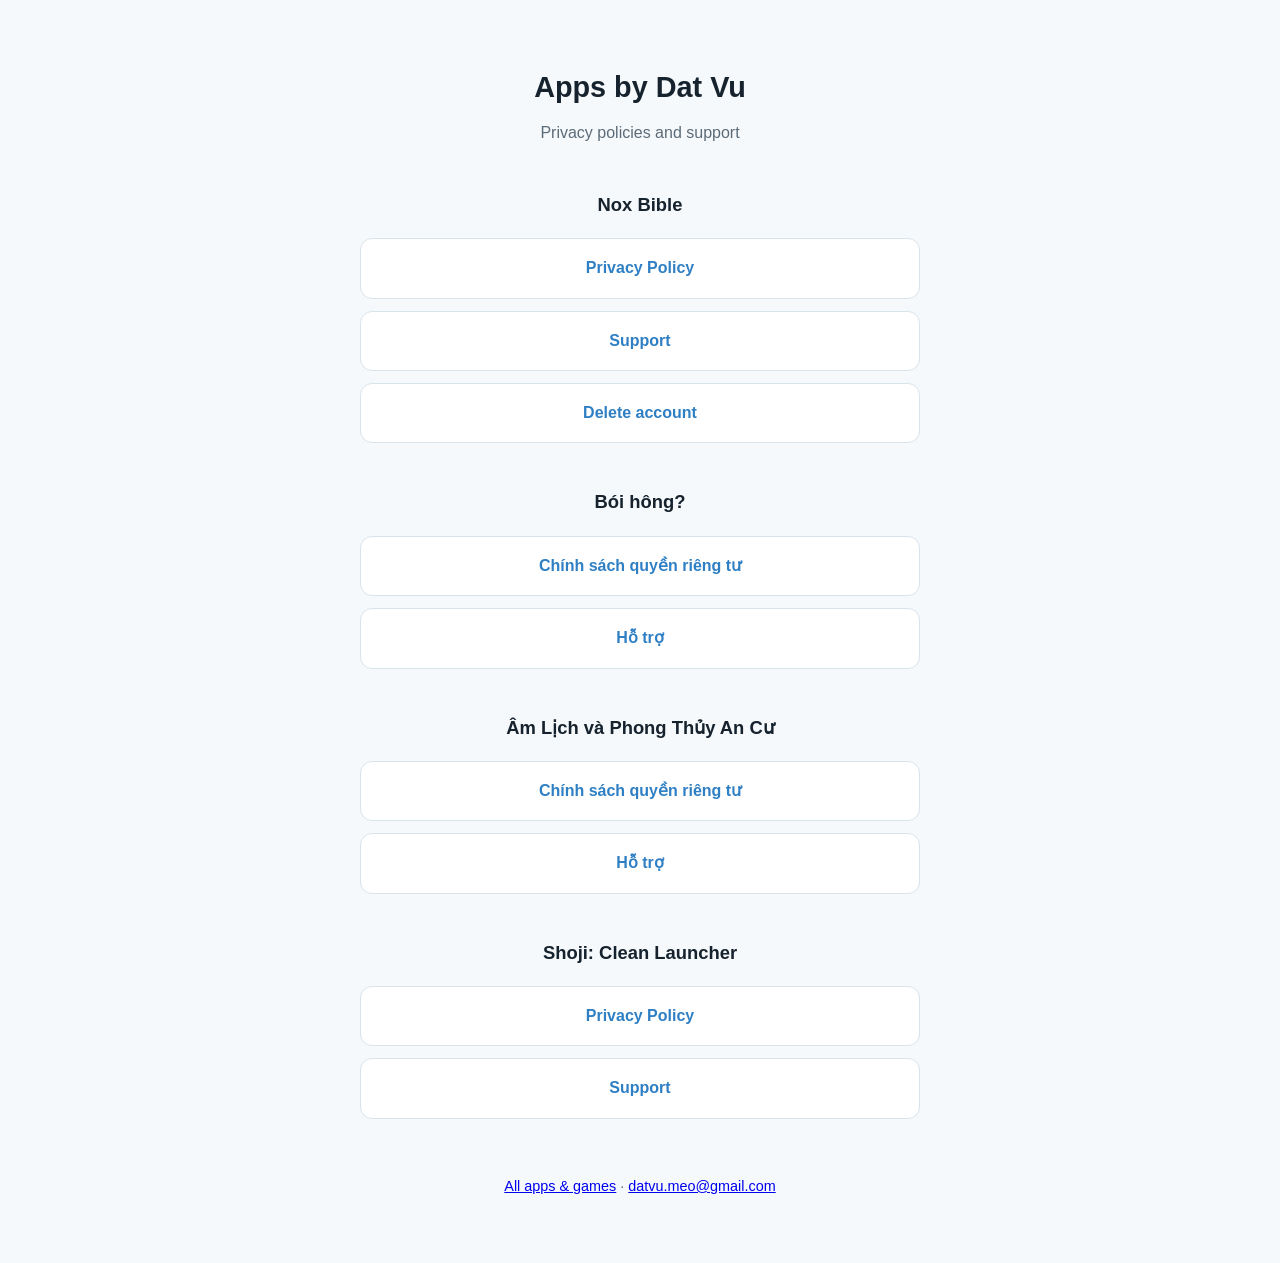
<file: index.html>
<!doctype html>
<html lang="en">
<head>
<meta charset="utf-8">
<meta name="viewport" content="width=device-width, initial-scale=1">
<title>Apps by Dat Vu — Privacy and Support</title>
<style>
  :root { --bg: #f6f9fb; --card: #fff; --ink: #16232e; --muted: #5b6b78; --line: #d9e3ea; --accent: #2f7fc4; }
  @media (prefers-color-scheme: dark) {
    :root:not([data-theme="light"]) { --bg: #10171d; --card: #17212a; --ink: #e6edf3; --muted: #93a4b1; --line: #263442; --accent: #6fb3e8; }
  }
  * { box-sizing: border-box; }
  body { margin: 0; background: var(--bg); color: var(--ink); padding: 64px 16px;
    font: 16px/1.65 -apple-system, BlinkMacSystemFont, "Segoe UI", Roboto, sans-serif; }
  main { max-width: 560px; margin: 0 auto; text-align: center; }
  h1 { font-size: 1.8rem; margin: 0 0 8px; }
  h2 { font-size: 1.15rem; margin: 0 0 2px; }
  p { color: var(--muted); margin: 0; }
  section { margin-top: 44px; }
  .links { display: flex; flex-direction: column; gap: 12px; margin-top: 18px; }
  .links a { display: block; background: var(--card); border: 1px solid var(--line); border-radius: 12px;
    padding: 16px; text-decoration: none; color: var(--accent); font-weight: 600; }
  footer { margin-top: 56px; font-size: .9rem; }
</style>
</head>
<body>
<main>
  <h1>Apps by Dat Vu</h1>
  <p>Privacy policies and support</p>

  <section>
    <h2>Nox Bible</h2>
    <div class="links">
      <a href="noxbible/privacy.html">Privacy Policy</a>
      <a href="noxbible/support.html">Support</a>
      <a href="noxbible/delete-account.html">Delete account</a>
    </div>
  </section>

  <section>
    <h2>Bói hông?</h2>
    <div class="links">
      <a href="boikhong/privacy.html">Chính sách quyền riêng tư</a>
      <a href="boikhong/support.html">Hỗ trợ</a>
    </div>
  </section>

  <section>
    <h2>Âm Lịch và Phong Thủy An Cư</h2>
    <div class="links">
      <a href="phongthuy/privacy.html">Chính sách quyền riêng tư</a>
      <a href="phongthuy/support.html">Hỗ trợ</a>
    </div>
  </section>

  <section>
    <h2>Shoji: Clean Launcher</h2>
    <div class="links">
      <a href="cleanlauncher/privacy.html">Privacy Policy</a>
      <a href="cleanlauncher/support.html">Support</a>
    </div>
  </section>

  <footer><p><a href="/">All apps &amp; games</a> · <a href="mailto:datvu.meo@gmail.com">datvu.meo@gmail.com</a></p></footer>
</main>
</body>
</html>
</file>
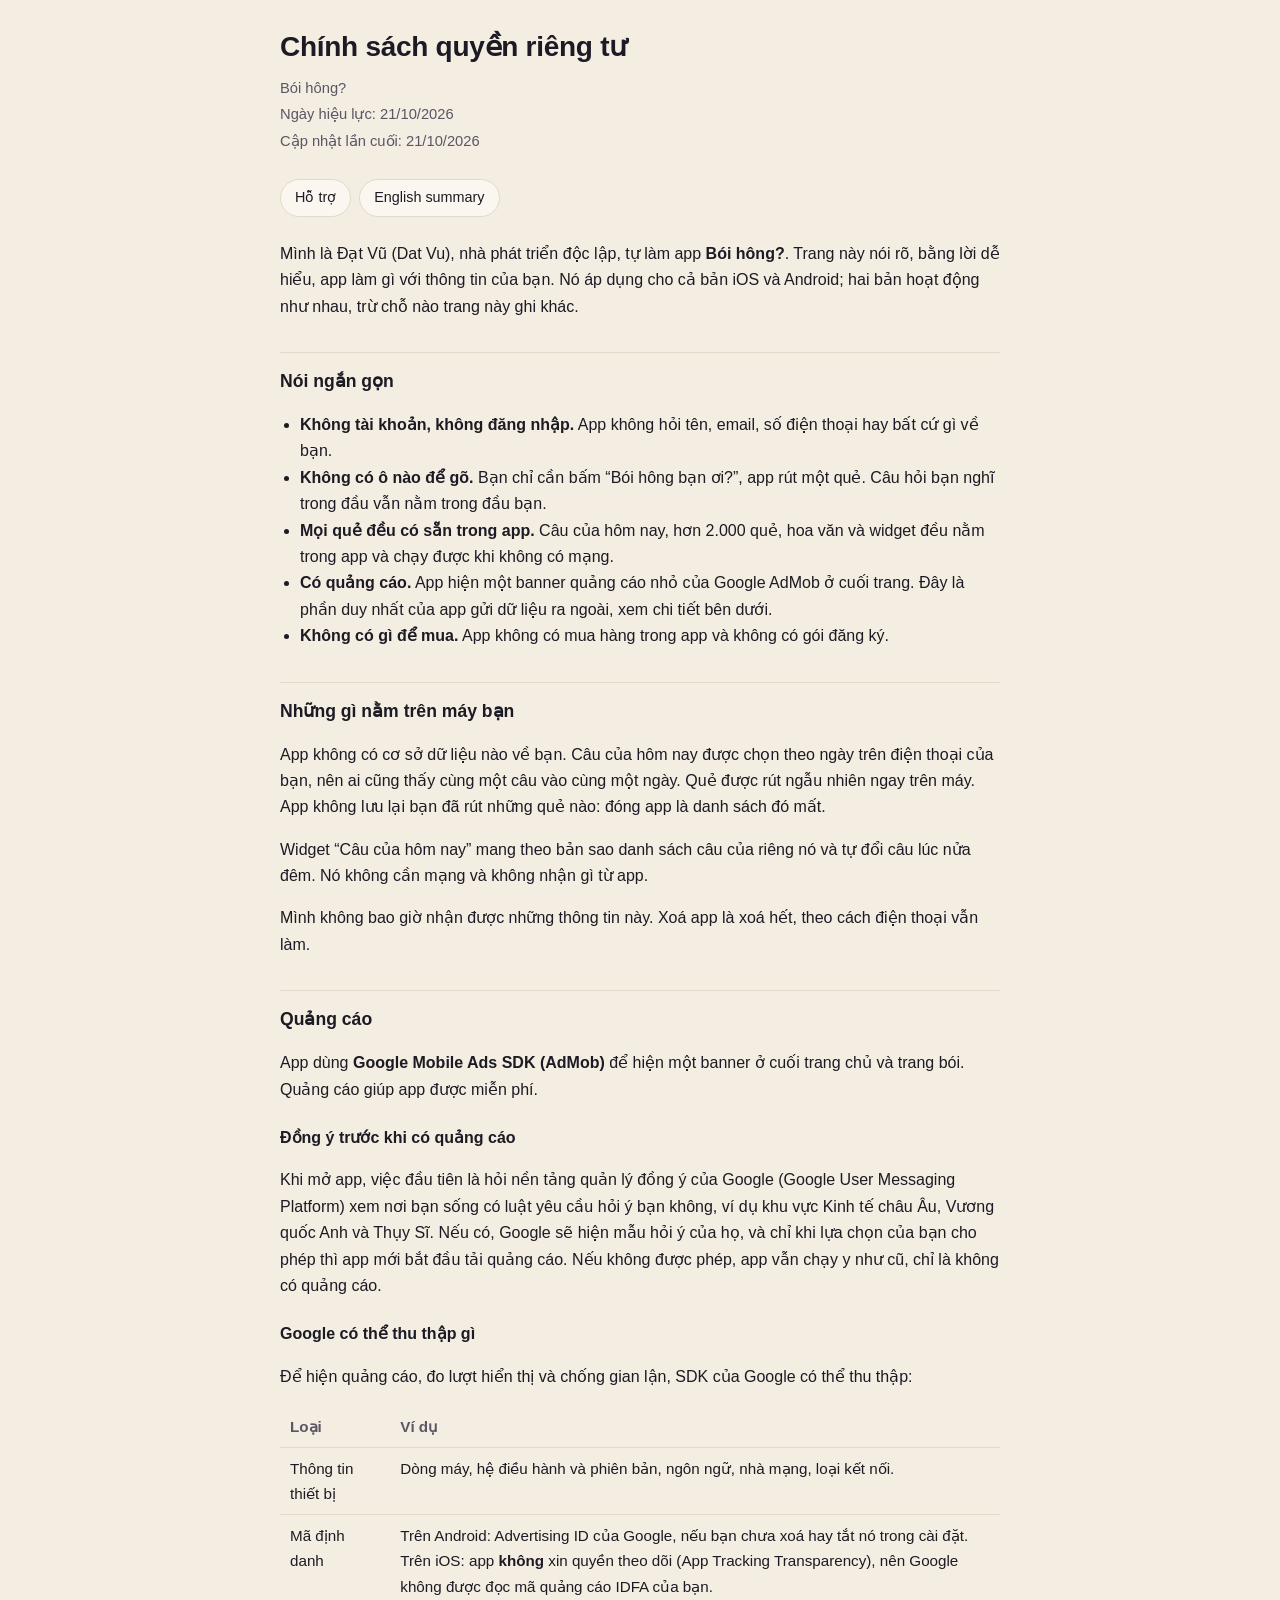
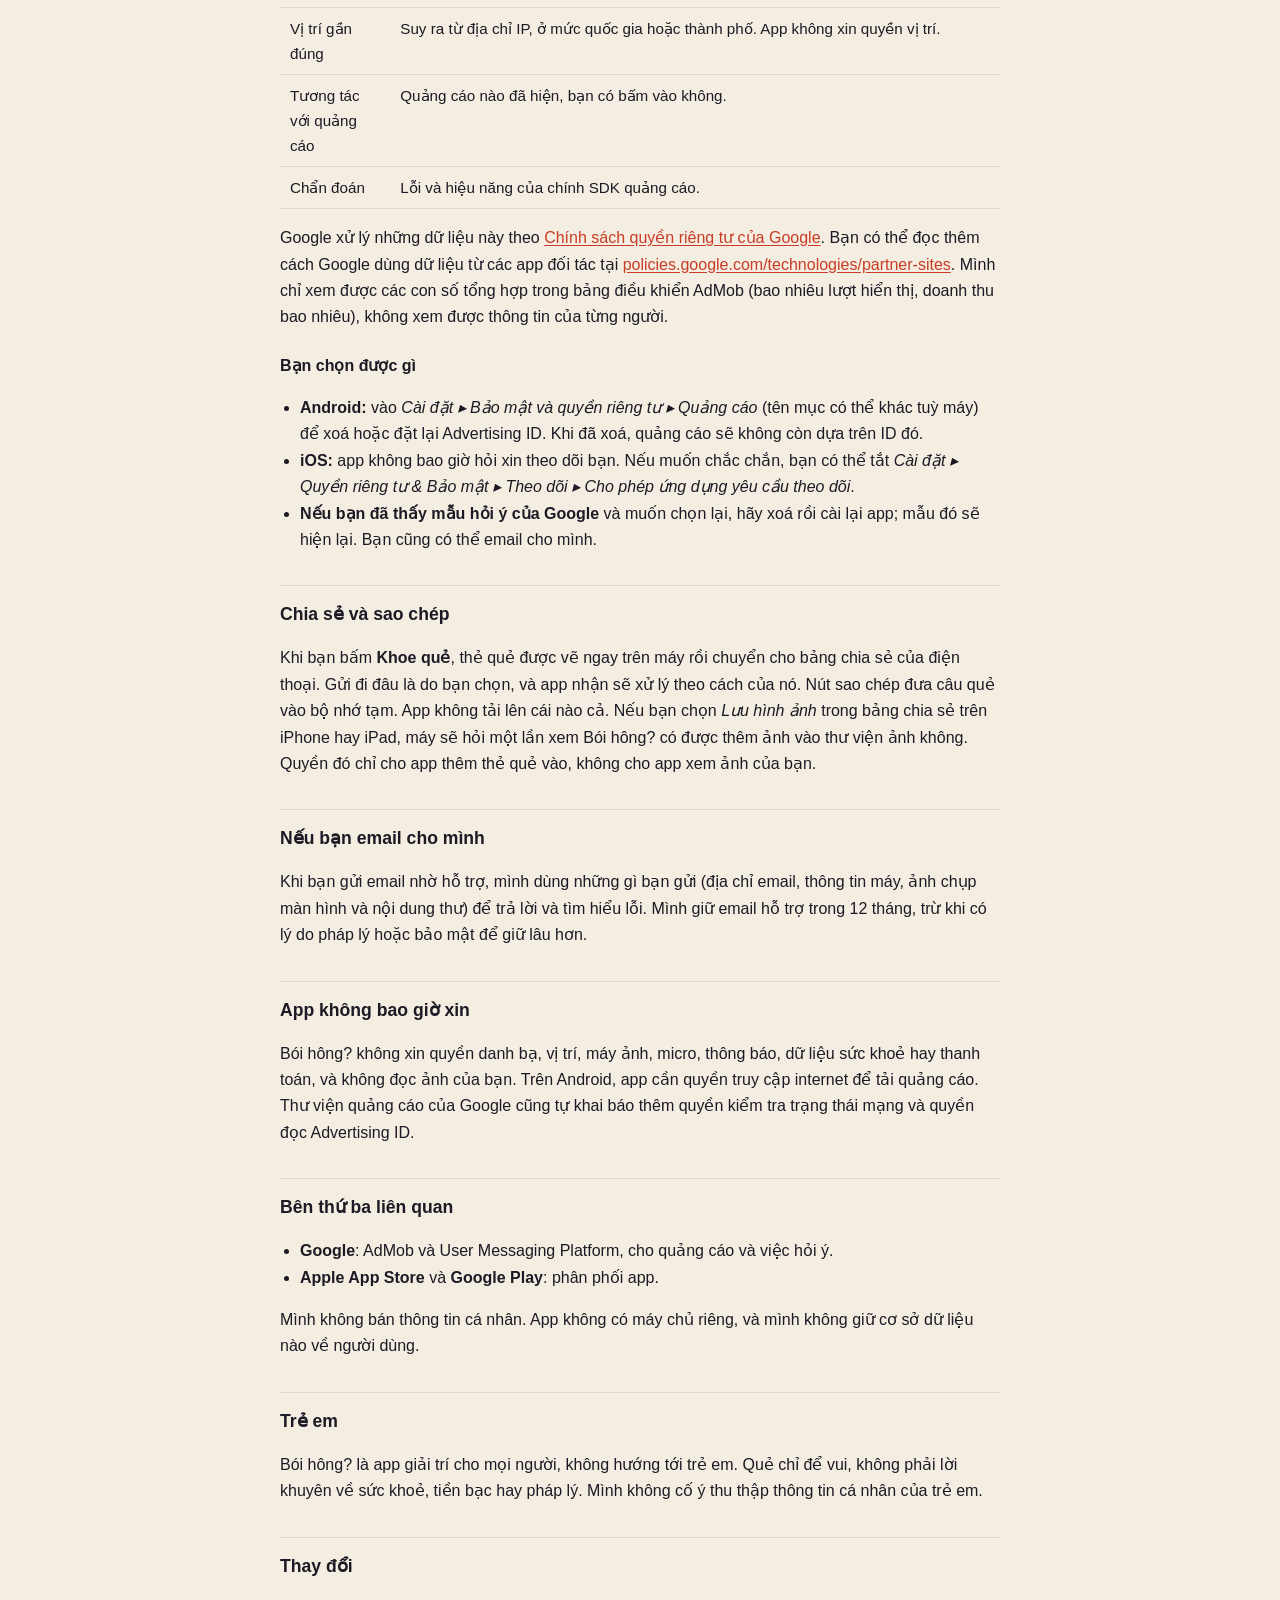
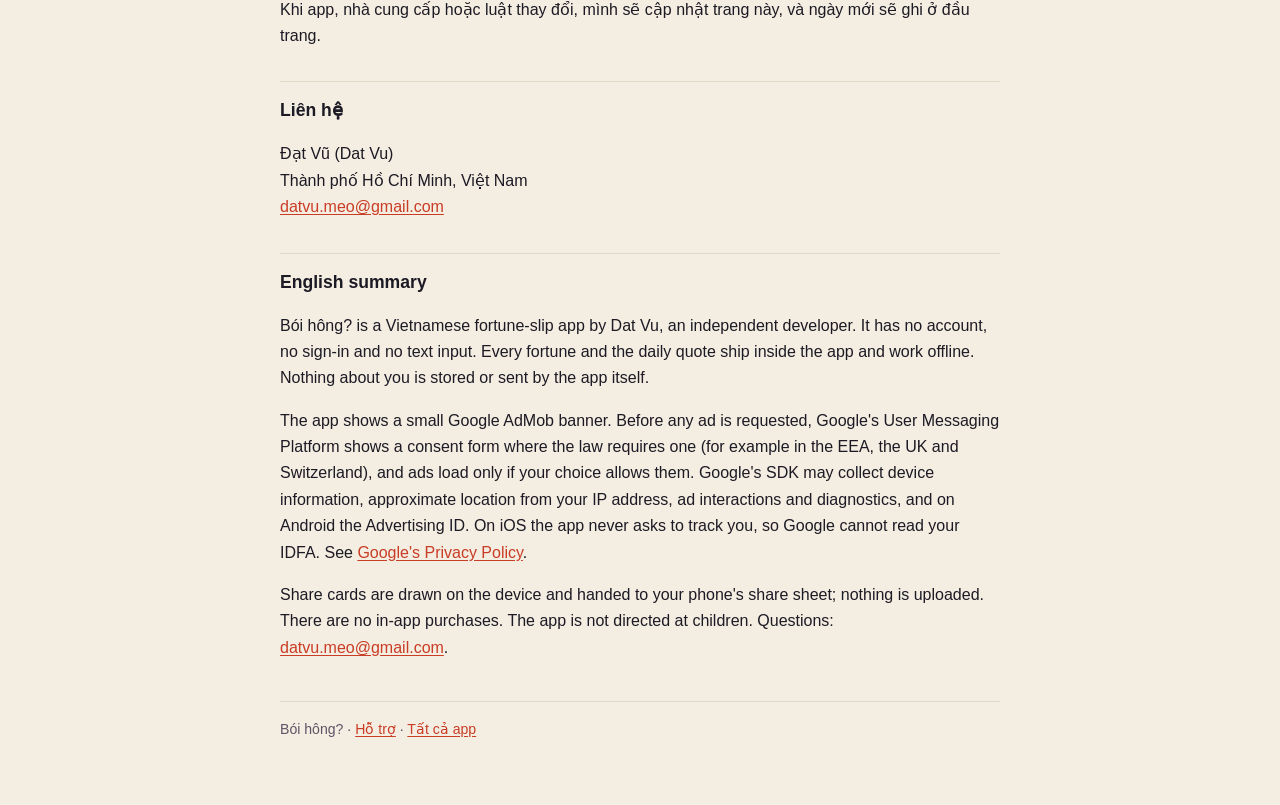
<file: boikhong/privacy.html>
<!doctype html>
<html lang="vi">
<head>
<meta charset="utf-8">
<meta name="viewport" content="width=device-width, initial-scale=1">
<title>Chính sách quyền riêng tư — Bói hông?</title>
<link rel="stylesheet" href="style.css">
</head>
<body>
<main>

<header>
  <h1>Chính sách quyền riêng tư</h1>
  <p class="meta">Bói hông?</p>
  <p class="meta">Ngày hiệu lực: 21/10/2026</p>
  <p class="meta">Cập nhật lần cuối: 21/10/2026</p>
</header>

<nav class="top"><a href="support.html">Hỗ trợ</a><a href="#english">English summary</a></nav>

<p>Mình là Đạt Vũ (Dat Vu), nhà phát triển độc lập, tự làm app <strong>Bói hông?</strong>. Trang này nói rõ, bằng lời dễ hiểu, app làm gì với thông tin của bạn. Nó áp dụng cho cả bản iOS và Android; hai bản hoạt động như nhau, trừ chỗ nào trang này ghi khác.</p>

<h2>Nói ngắn gọn</h2>
<ul>
  <li><strong>Không tài khoản, không đăng nhập.</strong> App không hỏi tên, email, số điện thoại hay bất cứ gì về bạn.</li>
  <li><strong>Không có ô nào để gõ.</strong> Bạn chỉ cần bấm “Bói hông bạn ơi?”, app rút một quẻ. Câu hỏi bạn nghĩ trong đầu vẫn nằm trong đầu bạn.</li>
  <li><strong>Mọi quẻ đều có sẵn trong app.</strong> Câu của hôm nay, hơn 2.000 quẻ, hoa văn và widget đều nằm trong app và chạy được khi không có mạng.</li>
  <li><strong>Có quảng cáo.</strong> App hiện một banner quảng cáo nhỏ của Google AdMob ở cuối trang. Đây là phần duy nhất của app gửi dữ liệu ra ngoài, xem chi tiết bên dưới.</li>
  <li><strong>Không có gì để mua.</strong> App không có mua hàng trong app và không có gói đăng ký.</li>
</ul>

<h2>Những gì nằm trên máy bạn</h2>
<p>App không có cơ sở dữ liệu nào về bạn. Câu của hôm nay được chọn theo ngày trên điện thoại của bạn, nên ai cũng thấy cùng một câu vào cùng một ngày. Quẻ được rút ngẫu nhiên ngay trên máy. App không lưu lại bạn đã rút những quẻ nào: đóng app là danh sách đó mất.</p>
<p>Widget “Câu của hôm nay” mang theo bản sao danh sách câu của riêng nó và tự đổi câu lúc nửa đêm. Nó không cần mạng và không nhận gì từ app.</p>
<p>Mình không bao giờ nhận được những thông tin này. Xoá app là xoá hết, theo cách điện thoại vẫn làm.</p>

<h2 id="quang-cao">Quảng cáo</h2>
<p>App dùng <strong>Google Mobile Ads SDK (AdMob)</strong> để hiện một banner ở cuối trang chủ và trang bói. Quảng cáo giúp app được miễn phí.</p>
<h3>Đồng ý trước khi có quảng cáo</h3>
<p>Khi mở app, việc đầu tiên là hỏi nền tảng quản lý đồng ý của Google (Google User Messaging Platform) xem nơi bạn sống có luật yêu cầu hỏi ý bạn không, ví dụ khu vực Kinh tế châu Âu, Vương quốc Anh và Thụy Sĩ. Nếu có, Google sẽ hiện mẫu hỏi ý của họ, và chỉ khi lựa chọn của bạn cho phép thì app mới bắt đầu tải quảng cáo. Nếu không được phép, app vẫn chạy y như cũ, chỉ là không có quảng cáo.</p>
<h3>Google có thể thu thập gì</h3>
<p>Để hiện quảng cáo, đo lượt hiển thị và chống gian lận, SDK của Google có thể thu thập:</p>
<div class="scroll"><table>
  <tr><th>Loại</th><th>Ví dụ</th></tr>
  <tr><td>Thông tin thiết bị</td><td>Dòng máy, hệ điều hành và phiên bản, ngôn ngữ, nhà mạng, loại kết nối.</td></tr>
  <tr><td>Mã định danh</td><td>Trên Android: Advertising ID của Google, nếu bạn chưa xoá hay tắt nó trong cài đặt. Trên iOS: app <strong>không</strong> xin quyền theo dõi (App Tracking Transparency), nên Google không được đọc mã quảng cáo IDFA của bạn.</td></tr>
  <tr><td>Vị trí gần đúng</td><td>Suy ra từ địa chỉ IP, ở mức quốc gia hoặc thành phố. App không xin quyền vị trí.</td></tr>
  <tr><td>Tương tác với quảng cáo</td><td>Quảng cáo nào đã hiện, bạn có bấm vào không.</td></tr>
  <tr><td>Chẩn đoán</td><td>Lỗi và hiệu năng của chính SDK quảng cáo.</td></tr>
</table></div>
<p>Google xử lý những dữ liệu này theo <a href="https://policies.google.com/privacy">Chính sách quyền riêng tư của Google</a>. Bạn có thể đọc thêm cách Google dùng dữ liệu từ các app đối tác tại <a href="https://policies.google.com/technologies/partner-sites">policies.google.com/technologies/partner-sites</a>. Mình chỉ xem được các con số tổng hợp trong bảng điều khiển AdMob (bao nhiêu lượt hiển thị, doanh thu bao nhiêu), không xem được thông tin của từng người.</p>
<h3>Bạn chọn được gì</h3>
<ul>
  <li><strong>Android:</strong> vào <em>Cài đặt ▸ Bảo mật và quyền riêng tư ▸ Quảng cáo</em> (tên mục có thể khác tuỳ máy) để xoá hoặc đặt lại Advertising ID. Khi đã xoá, quảng cáo sẽ không còn dựa trên ID đó.</li>
  <li><strong>iOS:</strong> app không bao giờ hỏi xin theo dõi bạn. Nếu muốn chắc chắn, bạn có thể tắt <em>Cài đặt ▸ Quyền riêng tư &amp; Bảo mật ▸ Theo dõi ▸ Cho phép ứng dụng yêu cầu theo dõi</em>.</li>
  <li><strong>Nếu bạn đã thấy mẫu hỏi ý của Google</strong> và muốn chọn lại, hãy xoá rồi cài lại app; mẫu đó sẽ hiện lại. Bạn cũng có thể email cho mình.</li>
</ul>

<h2>Chia sẻ và sao chép</h2>
<p>Khi bạn bấm <strong>Khoe quẻ</strong>, thẻ quẻ được vẽ ngay trên máy rồi chuyển cho bảng chia sẻ của điện thoại. Gửi đi đâu là do bạn chọn, và app nhận sẽ xử lý theo cách của nó. Nút sao chép đưa câu quẻ vào bộ nhớ tạm. App không tải lên cái nào cả. Nếu bạn chọn <em>Lưu hình ảnh</em> trong bảng chia sẻ trên iPhone hay iPad, máy sẽ hỏi một lần xem Bói hông? có được thêm ảnh vào thư viện ảnh không. Quyền đó chỉ cho app thêm thẻ quẻ vào, không cho app xem ảnh của bạn.</p>

<h2>Nếu bạn email cho mình</h2>
<p>Khi bạn gửi email nhờ hỗ trợ, mình dùng những gì bạn gửi (địa chỉ email, thông tin máy, ảnh chụp màn hình và nội dung thư) để trả lời và tìm hiểu lỗi. Mình giữ email hỗ trợ trong 12 tháng, trừ khi có lý do pháp lý hoặc bảo mật để giữ lâu hơn.</p>

<h2>App không bao giờ xin</h2>
<p>Bói hông? không xin quyền danh bạ, vị trí, máy ảnh, micro, thông báo, dữ liệu sức khoẻ hay thanh toán, và không đọc ảnh của bạn. Trên Android, app cần quyền truy cập internet để tải quảng cáo. Thư viện quảng cáo của Google cũng tự khai báo thêm quyền kiểm tra trạng thái mạng và quyền đọc Advertising ID.</p>

<h2>Bên thứ ba liên quan</h2>
<ul>
  <li><strong>Google</strong>: AdMob và User Messaging Platform, cho quảng cáo và việc hỏi ý.</li>
  <li><strong>Apple App Store</strong> và <strong>Google Play</strong>: phân phối app.</li>
</ul>
<p>Mình không bán thông tin cá nhân. App không có máy chủ riêng, và mình không giữ cơ sở dữ liệu nào về người dùng.</p>

<h2>Trẻ em</h2>
<p>Bói hông? là app giải trí cho mọi người, không hướng tới trẻ em. Quẻ chỉ để vui, không phải lời khuyên về sức khoẻ, tiền bạc hay pháp lý. Mình không cố ý thu thập thông tin cá nhân của trẻ em.</p>

<h2>Thay đổi</h2>
<p>Khi app, nhà cung cấp hoặc luật thay đổi, mình sẽ cập nhật trang này, và ngày mới sẽ ghi ở đầu trang.</p>

<h2>Liên hệ</h2>
<p>Đạt Vũ (Dat Vu)<br>Thành phố Hồ Chí Minh, Việt Nam<br><a href="mailto:datvu.meo@gmail.com?subject=B%C3%B3i%20h%C3%B4ng%3F">datvu.meo@gmail.com</a></p>

<h2 id="english">English summary</h2>
<p>Bói hông? is a Vietnamese fortune-slip app by Dat Vu, an independent developer. It has no account, no sign-in and no text input. Every fortune and the daily quote ship inside the app and work offline. Nothing about you is stored or sent by the app itself.</p>
<p>The app shows a small Google AdMob banner. Before any ad is requested, Google's User Messaging Platform shows a consent form where the law requires one (for example in the EEA, the UK and Switzerland), and ads load only if your choice allows them. Google's SDK may collect device information, approximate location from your IP address, ad interactions and diagnostics, and on Android the Advertising ID. On iOS the app never asks to track you, so Google cannot read your IDFA. See <a href="https://policies.google.com/privacy">Google's Privacy Policy</a>.</p>
<p>Share cards are drawn on the device and handed to your phone's share sheet; nothing is uploaded. There are no in-app purchases. The app is not directed at children. Questions: <a href="mailto:datvu.meo@gmail.com">datvu.meo@gmail.com</a>.</p>

<footer>Bói hông? · <a href="support.html">Hỗ trợ</a> · <a href="/">Tất cả app</a></footer>

</main>
</body>
</html>
</file>
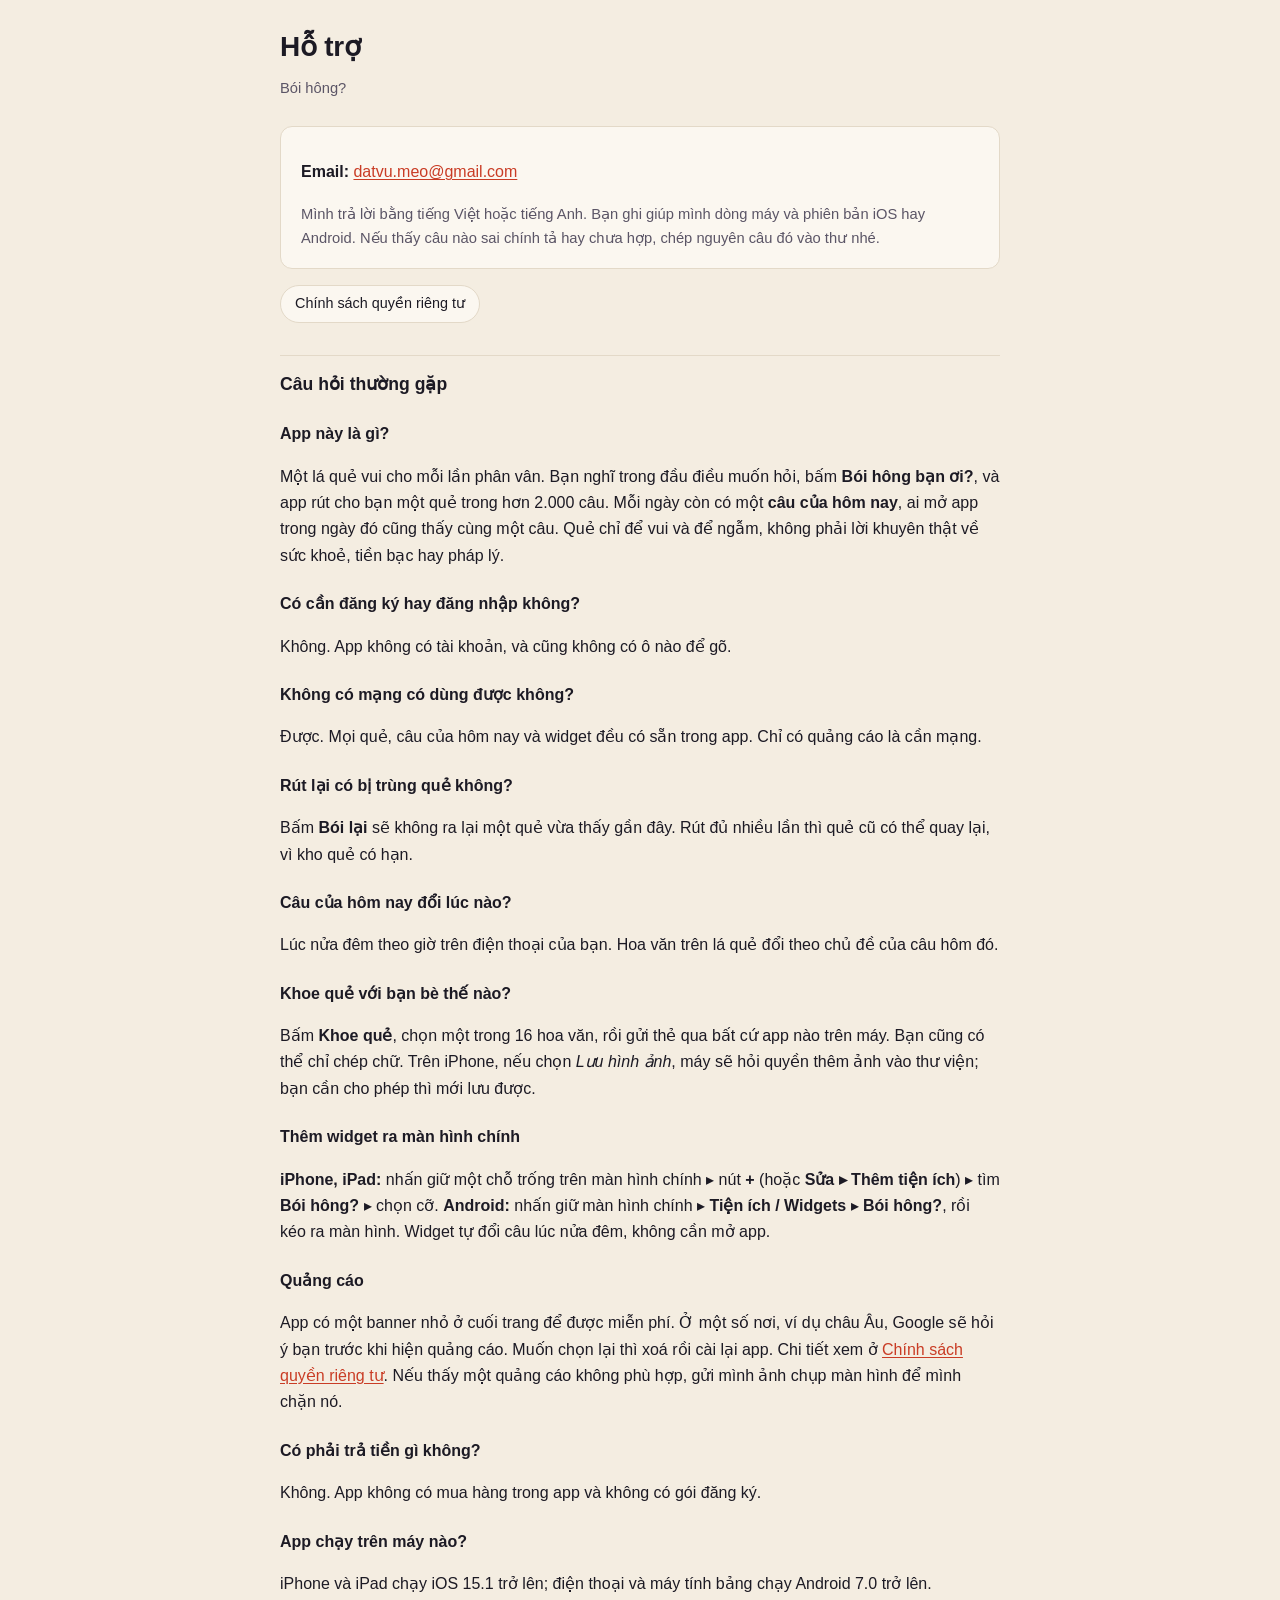
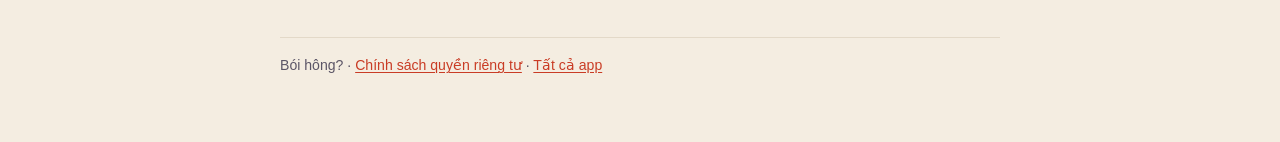
<file: boikhong/support.html>
<!doctype html>
<html lang="vi">
<head>
<meta charset="utf-8">
<meta name="viewport" content="width=device-width, initial-scale=1">
<title>Hỗ trợ — Bói hông?</title>
<link rel="stylesheet" href="style.css">
</head>
<body>
<main>

<header>
  <h1>Hỗ trợ</h1>
  <p class="meta">Bói hông?</p>
</header>

<div class="card">
  <p><strong>Email:</strong> <a href="mailto:datvu.meo@gmail.com?subject=B%C3%B3i%20h%C3%B4ng%3F">datvu.meo@gmail.com</a></p>
  <p class="meta">Mình trả lời bằng tiếng Việt hoặc tiếng Anh. Bạn ghi giúp mình dòng máy và phiên bản iOS hay Android. Nếu thấy câu nào sai chính tả hay chưa hợp, chép nguyên câu đó vào thư nhé.</p>
</div>

<nav class="top"><a href="privacy.html">Chính sách quyền riêng tư</a></nav>

<h2>Câu hỏi thường gặp</h2>

<h3>App này là gì?</h3>
<p>Một lá quẻ vui cho mỗi lần phân vân. Bạn nghĩ trong đầu điều muốn hỏi, bấm <strong>Bói hông bạn ơi?</strong>, và app rút cho bạn một quẻ trong hơn 2.000 câu. Mỗi ngày còn có một <strong>câu của hôm nay</strong>, ai mở app trong ngày đó cũng thấy cùng một câu. Quẻ chỉ để vui và để ngẫm, không phải lời khuyên thật về sức khoẻ, tiền bạc hay pháp lý.</p>

<h3>Có cần đăng ký hay đăng nhập không?</h3>
<p>Không. App không có tài khoản, và cũng không có ô nào để gõ.</p>

<h3>Không có mạng có dùng được không?</h3>
<p>Được. Mọi quẻ, câu của hôm nay và widget đều có sẵn trong app. Chỉ có quảng cáo là cần mạng.</p>

<h3>Rút lại có bị trùng quẻ không?</h3>
<p>Bấm <strong>Bói lại</strong> sẽ không ra lại một quẻ vừa thấy gần đây. Rút đủ nhiều lần thì quẻ cũ có thể quay lại, vì kho quẻ có hạn.</p>

<h3>Câu của hôm nay đổi lúc nào?</h3>
<p>Lúc nửa đêm theo giờ trên điện thoại của bạn. Hoa văn trên lá quẻ đổi theo chủ đề của câu hôm đó.</p>

<h3>Khoe quẻ với bạn bè thế nào?</h3>
<p>Bấm <strong>Khoe quẻ</strong>, chọn một trong 16 hoa văn, rồi gửi thẻ qua bất cứ app nào trên máy. Bạn cũng có thể chỉ chép chữ. Trên iPhone, nếu chọn <em>Lưu hình ảnh</em>, máy sẽ hỏi quyền thêm ảnh vào thư viện; bạn cần cho phép thì mới lưu được.</p>

<h3>Thêm widget ra màn hình chính</h3>
<p><strong>iPhone, iPad:</strong> nhấn giữ một chỗ trống trên màn hình chính ▸ nút <strong>+</strong> (hoặc <strong>Sửa ▸ Thêm tiện ích</strong>) ▸ tìm <strong>Bói hông?</strong> ▸ chọn cỡ. <strong>Android:</strong> nhấn giữ màn hình chính ▸ <strong>Tiện ích / Widgets</strong> ▸ <strong>Bói hông?</strong>, rồi kéo ra màn hình. Widget tự đổi câu lúc nửa đêm, không cần mở app.</p>

<h3>Quảng cáo</h3>
<p>App có một banner nhỏ ở cuối trang để được miễn phí. Ở một số nơi, ví dụ châu Âu, Google sẽ hỏi ý bạn trước khi hiện quảng cáo. Muốn chọn lại thì xoá rồi cài lại app. Chi tiết xem ở <a href="privacy.html#quang-cao">Chính sách quyền riêng tư</a>. Nếu thấy một quảng cáo không phù hợp, gửi mình ảnh chụp màn hình để mình chặn nó.</p>

<h3>Có phải trả tiền gì không?</h3>
<p>Không. App không có mua hàng trong app và không có gói đăng ký.</p>

<h3>App chạy trên máy nào?</h3>
<p>iPhone và iPad chạy iOS 15.1 trở lên; điện thoại và máy tính bảng chạy Android 7.0 trở lên.</p>

<footer>Bói hông? · <a href="privacy.html">Chính sách quyền riêng tư</a> · <a href="/">Tất cả app</a></footer>

</main>
</body>
</html>
</file>
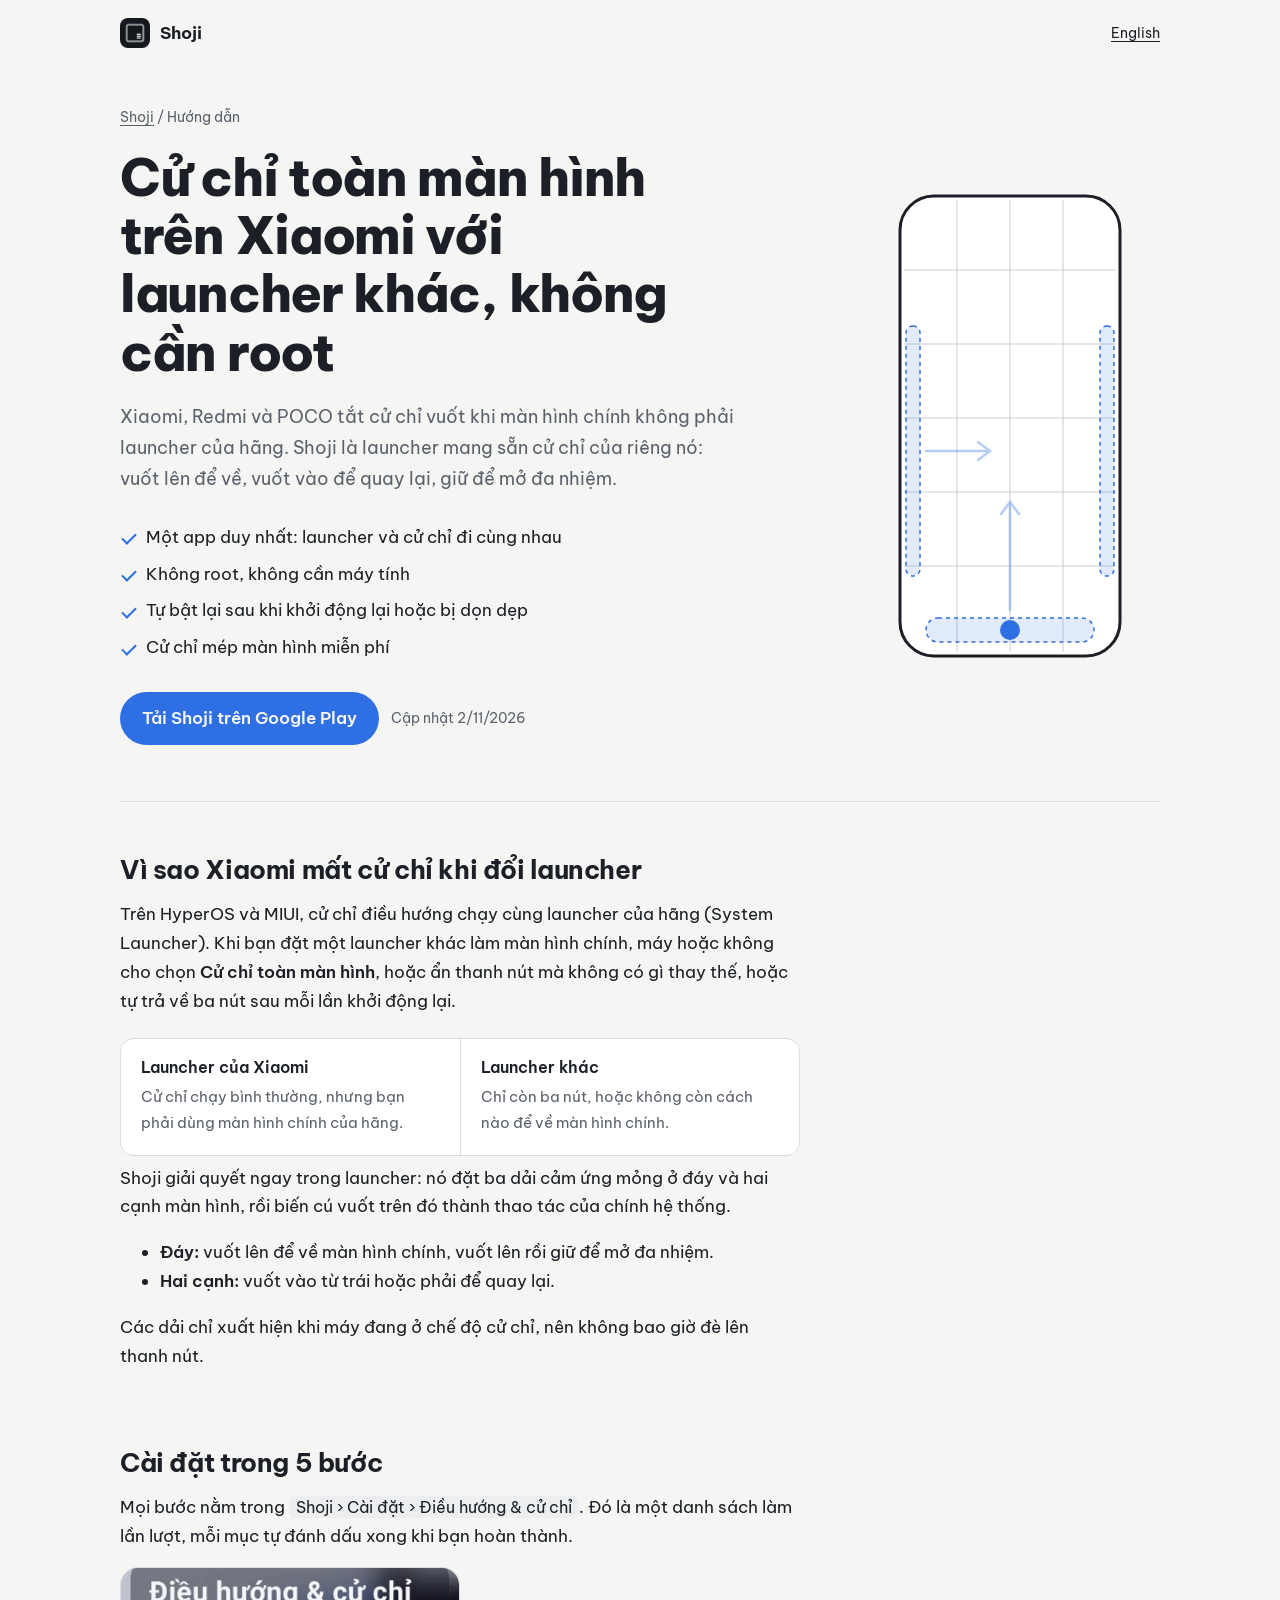
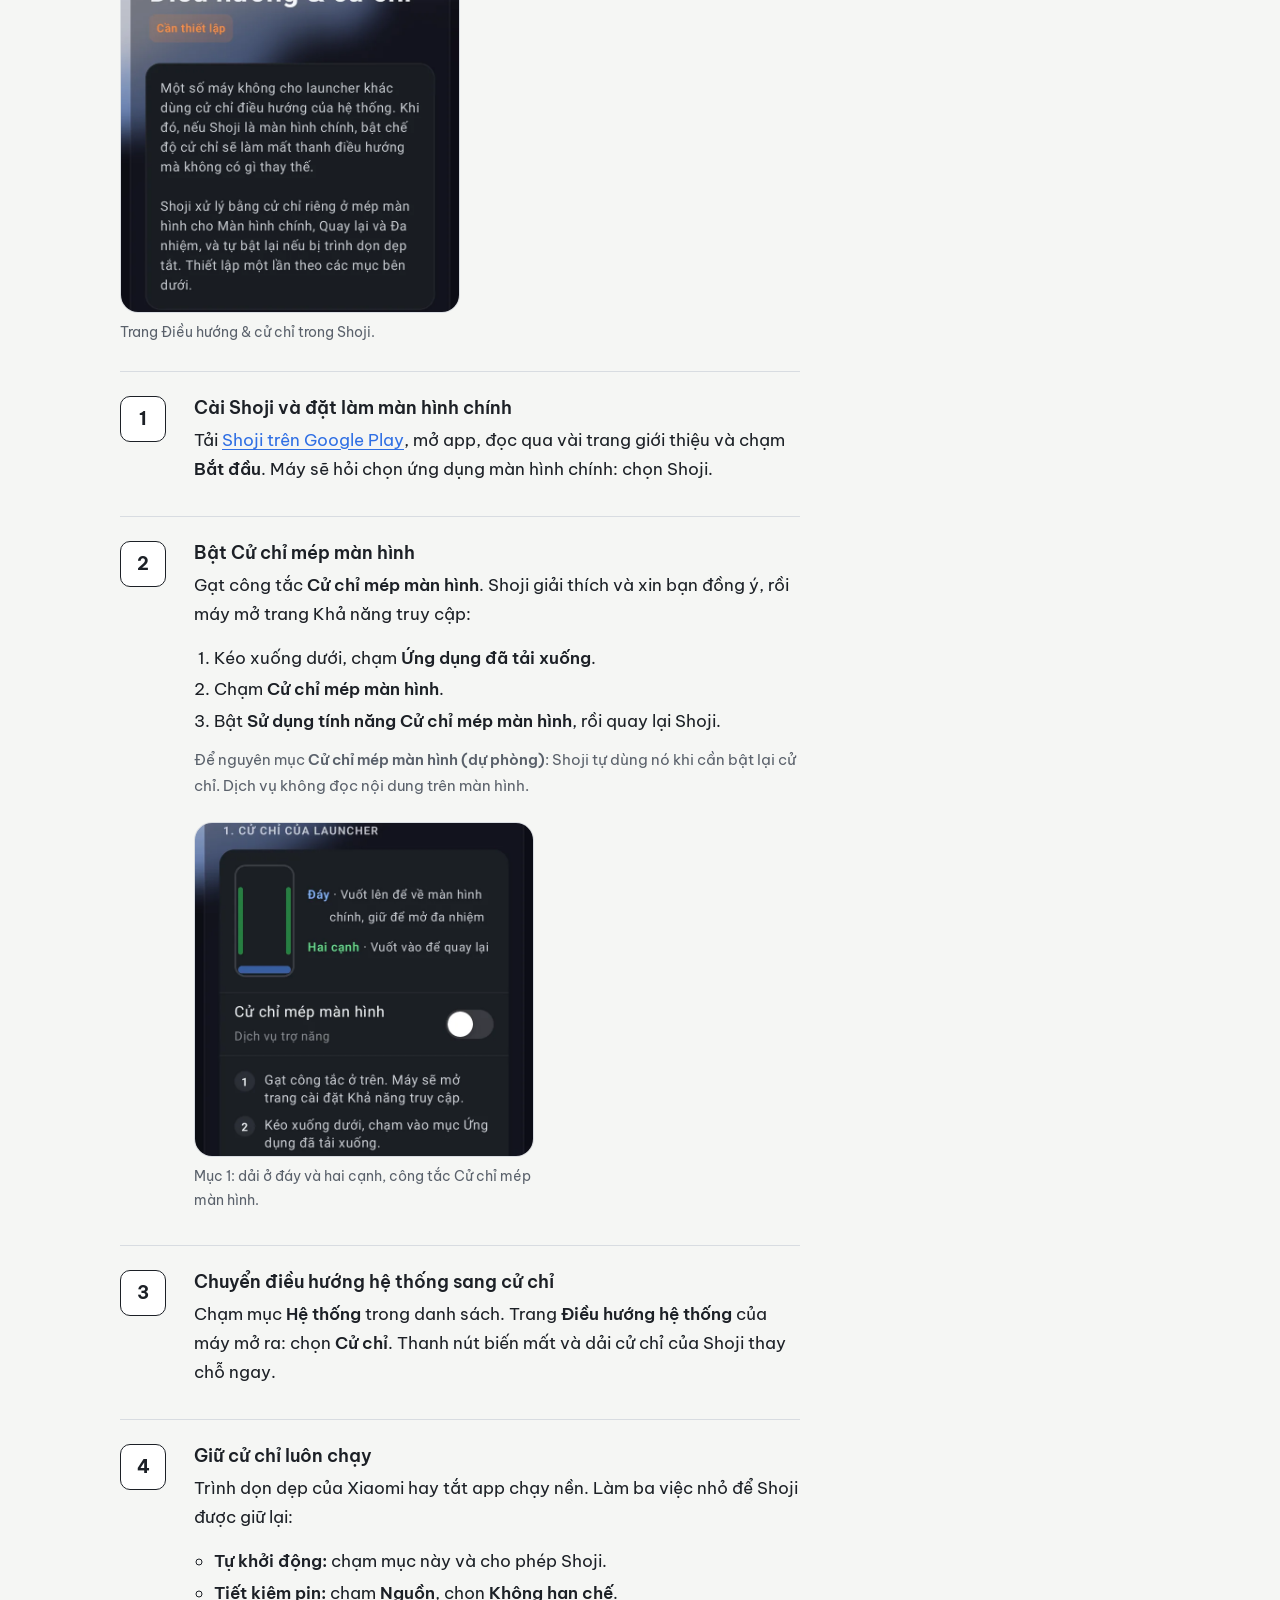
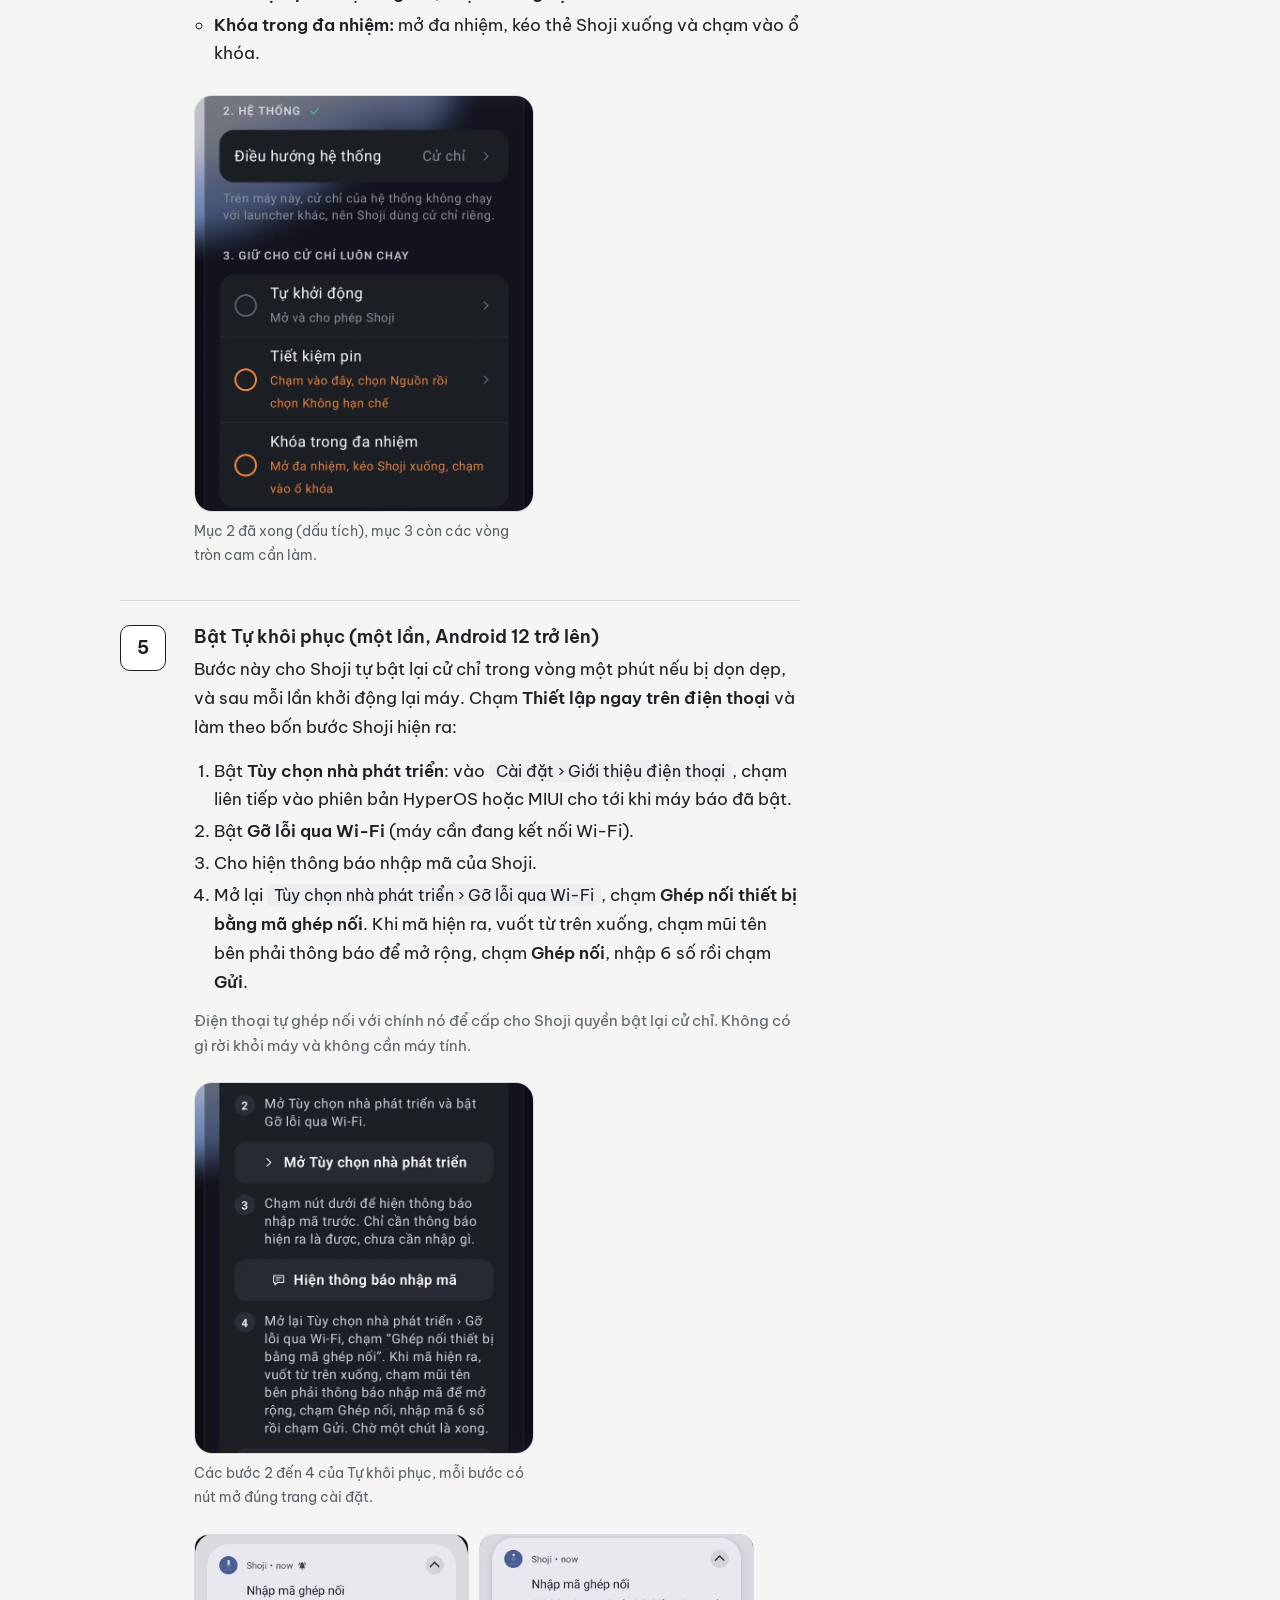
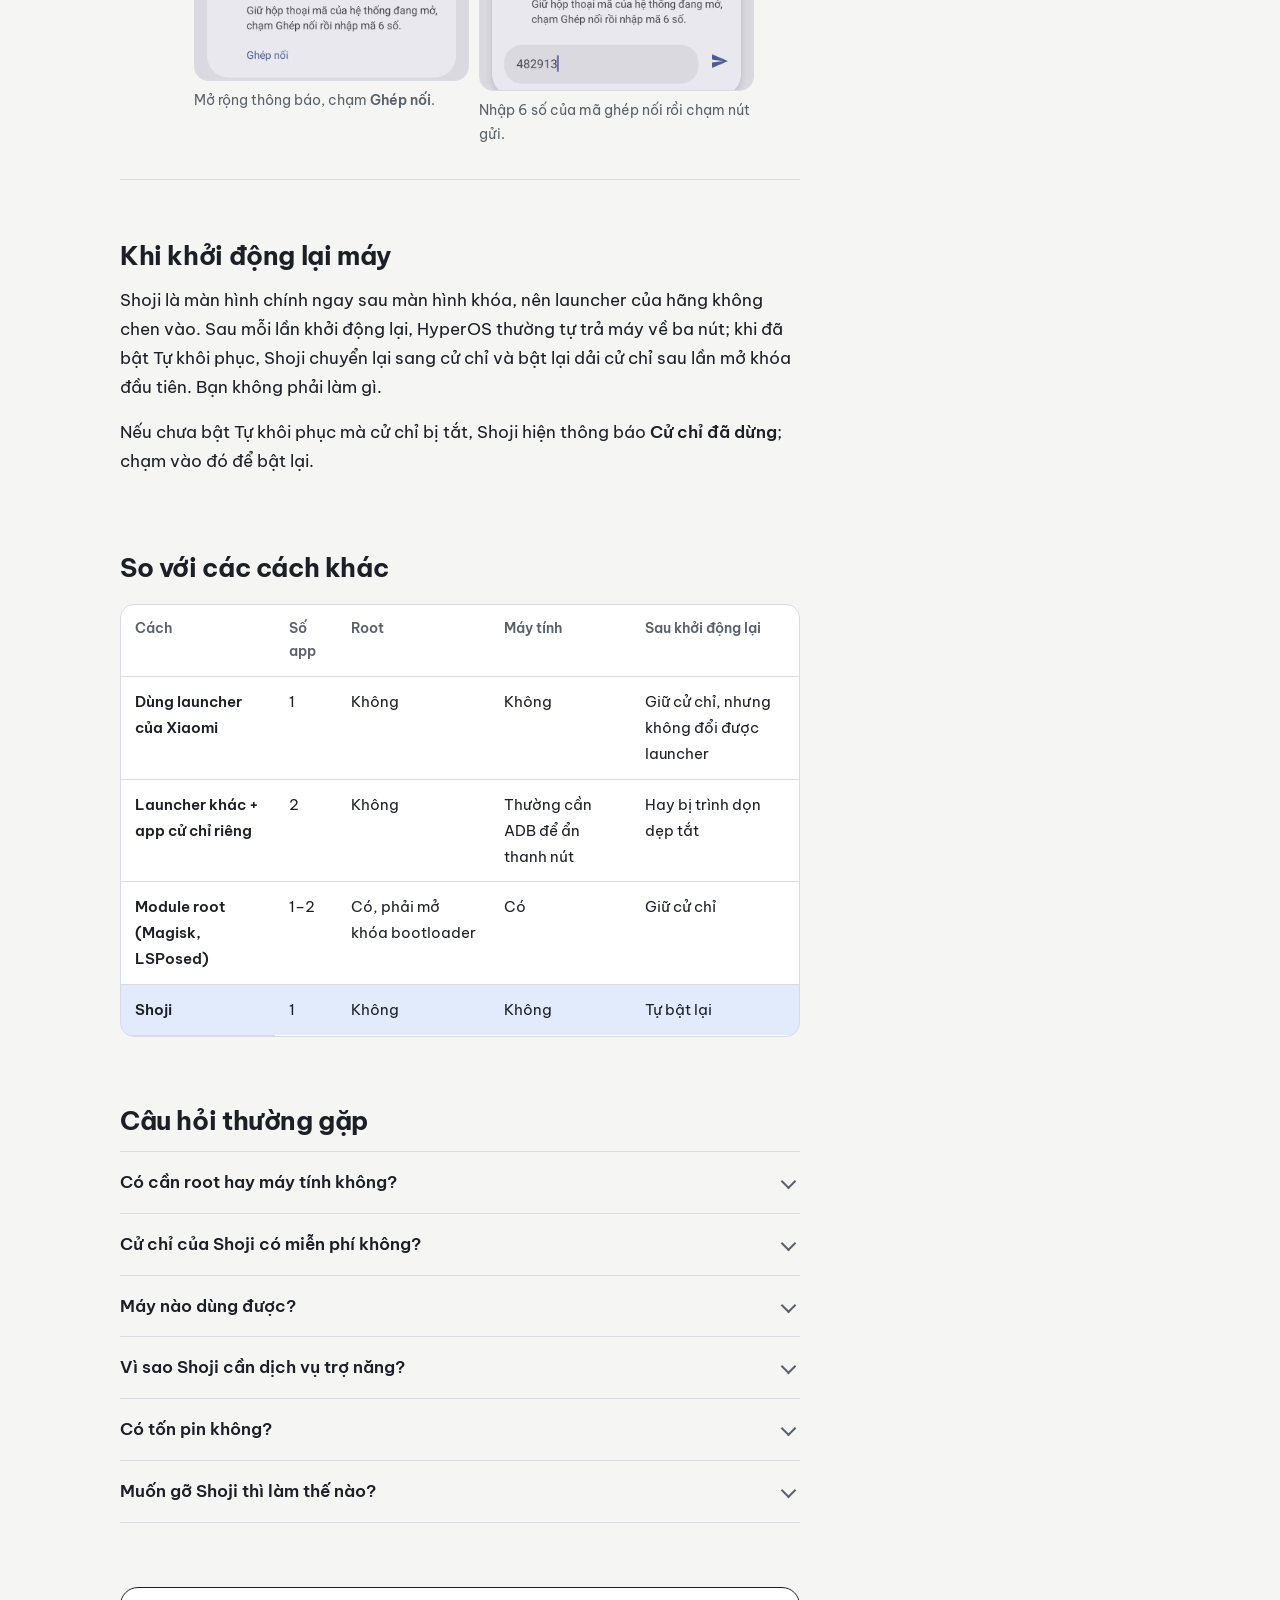
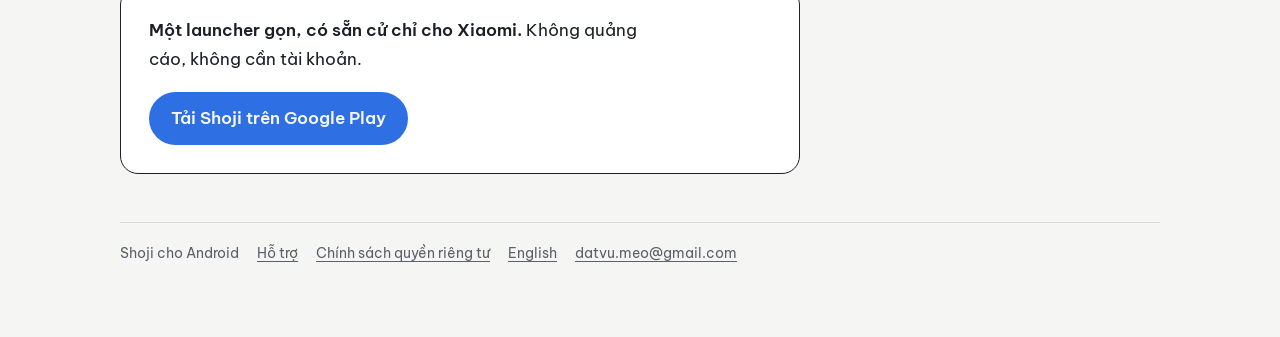
<file: cleanlauncher/cu-chi-toan-man-hinh-xiaomi.html>
<!doctype html>
<html lang="vi">
<head>
<meta charset="utf-8">
<meta name="viewport" content="width=device-width, initial-scale=1">
<title>Cử chỉ toàn màn hình Xiaomi với launcher khác, không cần root | Shoji</title>
<meta name="description" content="Xiaomi, Redmi, POCO (HyperOS, MIUI) mất cử chỉ khi đổi launcher. Shoji là launcher có sẵn cử chỉ về màn hình chính, quay lại, đa nhiệm: một app, không root, không cần máy tính, tự bật lại sau khi khởi động lại.">
<link rel="canonical" href="https://atinezblue.github.io/app/cleanlauncher/cu-chi-toan-man-hinh-xiaomi.html">
<link rel="alternate" hreflang="vi" href="https://atinezblue.github.io/app/cleanlauncher/cu-chi-toan-man-hinh-xiaomi.html">
<link rel="alternate" hreflang="en" href="https://atinezblue.github.io/app/cleanlauncher/xiaomi-full-screen-gestures.html">
<link rel="alternate" hreflang="x-default" href="https://atinezblue.github.io/app/cleanlauncher/xiaomi-full-screen-gestures.html">
<meta name="robots" content="index, follow, max-image-preview:large">
<meta property="og:type" content="article">
<meta property="og:locale" content="vi_VN">
<meta property="og:site_name" content="Shoji">
<meta property="og:title" content="Cử chỉ toàn màn hình trên Xiaomi với launcher khác, không cần root">
<meta property="og:description" content="Một app duy nhất: launcher có sẵn cử chỉ vuốt về, quay lại, đa nhiệm cho HyperOS và MIUI. Không root, không máy tính, tự bật lại sau khi khởi động.">
<meta property="og:url" content="https://atinezblue.github.io/app/cleanlauncher/cu-chi-toan-man-hinh-xiaomi.html">
<meta property="og:image" content="https://atinezblue.github.io/app/cleanlauncher/img/share-vi.jpg">
<meta property="og:image:width" content="1024">
<meta property="og:image:height" content="500">
<meta name="twitter:card" content="summary_large_image">
<meta name="theme-color" content="#f5f6f4" media="(prefers-color-scheme: light)">
<meta name="theme-color" content="#121519" media="(prefers-color-scheme: dark)">
<link rel="icon" href="img/icon.png">
<link rel="preconnect" href="https://fonts.googleapis.com">
<link rel="preconnect" href="https://fonts.gstatic.com" crossorigin>
<link rel="stylesheet" href="https://fonts.googleapis.com/css2?family=Be+Vietnam+Pro:wght@400;600;700;800&display=swap">
<link rel="stylesheet" href="guide.css">
<script type="application/ld+json">
{
  "@context": "https://schema.org",
  "@graph": [
    {
      "@type": "TechArticle",
      "@id": "https://atinezblue.github.io/app/cleanlauncher/cu-chi-toan-man-hinh-xiaomi.html#article",
      "headline": "Cử chỉ toàn màn hình trên Xiaomi với launcher khác, không cần root",
      "description": "Cách dùng cử chỉ vuốt về màn hình chính, quay lại và đa nhiệm trên Xiaomi, Redmi, POCO (HyperOS, MIUI) khi dùng launcher khác, bằng một app duy nhất, không root, tự bật lại sau khi khởi động.",
      "inLanguage": "vi",
      "datePublished": "2026-11-02",
      "dateModified": "2026-11-02",
      "image": "https://atinezblue.github.io/app/cleanlauncher/img/share-vi.jpg",
      "author": { "@type": "Person", "name": "Dat Vu" },
      "publisher": { "@type": "Organization", "name": "Atinez Blue", "url": "https://atinezblue.github.io/" },
      "about": { "@id": "https://atinezblue.github.io/app/cleanlauncher/#app" },
      "mainEntityOfPage": "https://atinezblue.github.io/app/cleanlauncher/cu-chi-toan-man-hinh-xiaomi.html"
    },
    {
      "@type": "MobileApplication",
      "@id": "https://atinezblue.github.io/app/cleanlauncher/#app",
      "name": "Shoji: Clean Launcher",
      "operatingSystem": "Android 9+",
      "applicationCategory": "UtilitiesApplication",
      "url": "https://play.google.com/store/apps/details?id=com.cleanlauncher",
      "downloadUrl": "https://play.google.com/store/apps/details?id=com.cleanlauncher",
      "offers": { "@type": "Offer", "price": "0", "priceCurrency": "USD" }
    },
    {
      "@type": "HowTo",
      "name": "Bật cử chỉ toàn màn hình trên Xiaomi khi dùng launcher Shoji",
      "inLanguage": "vi",
      "totalTime": "PT5M",
      "tool": [{ "@type": "HowToTool", "name": "Điện thoại Xiaomi, Redmi hoặc POCO chạy HyperOS hoặc MIUI" }],
      "step": [
        { "@type": "HowToStep", "position": 1, "name": "Cài Shoji và đặt làm màn hình chính", "text": "Cài Shoji từ Google Play, mở app và chạm Bắt đầu ở trang giới thiệu cuối cùng để đặt Shoji làm ứng dụng màn hình chính." },
        { "@type": "HowToStep", "position": 2, "name": "Bật Cử chỉ mép màn hình", "image": "https://atinezblue.github.io/app/cleanlauncher/img/vi-edge.webp", "text": "Trong Shoji, mở Cài đặt › Điều hướng & cử chỉ, gạt công tắc Cử chỉ mép màn hình. Ở trang Khả năng truy cập: kéo xuống › Ứng dụng đã tải xuống › Cử chỉ mép màn hình › bật công tắc, rồi quay lại." },
        { "@type": "HowToStep", "position": 3, "name": "Chuyển điều hướng hệ thống sang cử chỉ", "text": "Chạm mục Hệ thống trong danh sách và chọn Cử chỉ ở trang Điều hướng hệ thống của máy." },
        { "@type": "HowToStep", "position": 4, "name": "Giữ cử chỉ luôn chạy", "image": "https://atinezblue.github.io/app/cleanlauncher/img/vi-keep.webp", "text": "Cho phép Shoji Tự khởi động, chọn Nguồn › Không hạn chế trong Thông tin ứng dụng, và khóa Shoji trong đa nhiệm." },
        { "@type": "HowToStep", "position": 5, "name": "Bật Tự khôi phục", "image": "https://atinezblue.github.io/app/cleanlauncher/img/vi-restore.webp", "text": "Chạm Thiết lập ngay trên điện thoại và làm theo: bật Tùy chọn nhà phát triển, bật Gỡ lỗi qua Wi-Fi, ghép nối bằng mã 6 số ngay trong thông báo. Shoji sẽ tự bật lại cử chỉ trong vòng một phút sau mỗi lần bị dọn dẹp hoặc khởi động lại." }
      ]
    },
    {
      "@type": "FAQPage",
      "mainEntity": [
        { "@type": "Question", "name": "Vì sao Xiaomi không cho dùng cử chỉ toàn màn hình với launcher khác?", "acceptedAnswer": { "@type": "Answer", "text": "HyperOS và MIUI chỉ chạy cử chỉ điều hướng cùng launcher của hãng. Khi một launcher khác là màn hình chính, máy không cho chọn cử chỉ, hoặc ẩn thanh nút mà không có cử chỉ nào thay thế, hoặc tự trả về ba nút sau khi khởi động lại." } },
        { "@type": "Question", "name": "Có cần root hay máy tính không?", "acceptedAnswer": { "@type": "Answer", "text": "Không. Shoji vẽ cử chỉ bằng dịch vụ trợ năng của chính nó. Bước Tự khôi phục dùng Gỡ lỗi qua Wi-Fi ngay trên điện thoại, không cần cáp hay máy tính." } },
        { "@type": "Question", "name": "Sau khi khởi động lại máy, cử chỉ có tự chạy lại không?", "acceptedAnswer": { "@type": "Answer", "text": "Có. Shoji là màn hình chính ngay sau màn hình khóa, và khi đã bật Tự khôi phục, Shoji tự chuyển máy về chế độ cử chỉ và bật lại cử chỉ mép màn hình sau lần mở khóa đầu tiên." } },
        { "@type": "Question", "name": "Cử chỉ của Shoji có miễn phí không?", "acceptedAnswer": { "@type": "Answer", "text": "Có. Cử chỉ mép màn hình và Tự khôi phục luôn miễn phí. Gói Pro thêm cử chỉ trên màn hình chính, chế độ riêng tư và 12 kiểu icon, dùng thử 3 ngày." } },
        { "@type": "Question", "name": "Máy nào dùng được?", "acceptedAnswer": { "@type": "Answer", "text": "Điện thoại Xiaomi, Redmi và POCO chạy HyperOS hoặc MIUI, Android 9 trở lên. Tự khôi phục cần Android 12 trở lên." } }
      ]
    },
    {
      "@type": "BreadcrumbList",
      "itemListElement": [
        { "@type": "ListItem", "position": 1, "name": "Shoji", "item": "https://atinezblue.github.io/app/cleanlauncher/support.html" },
        { "@type": "ListItem", "position": 2, "name": "Cử chỉ trên Xiaomi", "item": "https://atinezblue.github.io/app/cleanlauncher/cu-chi-toan-man-hinh-xiaomi.html" }
      ]
    }
  ]
}
</script>
</head>
<body>
<div class="wrap">

<div class="bar">
  <a class="brand" href="support.html"><img src="img/icon.png" alt="" width="30" height="30">Shoji</a>
  <span class="lang"><a href="xiaomi-full-screen-gestures.html" hreflang="en" lang="en">English</a></span>
</div>

<header class="hero">
  <div>
    <p class="crumbs"><a href="support.html">Shoji</a> / Hướng dẫn</p>
    <h1>Cử chỉ toàn màn hình trên Xiaomi với launcher khác, không cần root</h1>
    <p class="lede">Xiaomi, Redmi và POCO tắt cử chỉ vuốt khi màn hình chính không phải launcher của hãng. Shoji là launcher mang sẵn cử chỉ của riêng nó: vuốt lên để về, vuốt vào để quay lại, giữ để mở đa nhiệm.</p>
    <ul class="facts">
      <li>Một app duy nhất: launcher và cử chỉ đi cùng nhau</li>
      <li>Không root, không cần máy tính</li>
      <li>Tự bật lại sau khi khởi động lại hoặc bị dọn dẹp</li>
      <li>Cử chỉ mép màn hình miễn phí</li>
    </ul>
    <div class="cta">
      <a class="btn" href="https://play.google.com/store/apps/details?id=com.cleanlauncher">Tải Shoji trên Google Play</a>
      <span class="updated">Cập nhật <time datetime="2026-11-02">2/11/2026</time></span>
    </div>
  </div>

  <figure class="phone" style="margin:0">
    <svg viewBox="0 0 300 480" role="img" aria-labelledby="ph-t">
      <title id="ph-t">Ba dải cử chỉ của Shoji: dải ở đáy để vuốt lên về màn hình chính, hai dải ở cạnh để vuốt vào quay lại</title>
      <defs><clipPath id="scr"><rect x="44" y="14" width="212" height="452" rx="30"/></clipPath></defs>
      <rect class="ph-body" x="40" y="10" width="220" height="460" rx="34"/>
      <g clip-path="url(#scr)">
        <path class="ph-lat" d="M97 14V466M150 14V466M203 14V466M44 84H256M44 158H256M44 232H256M44 306H256M44 380H256"/>
      </g>
      <rect class="ph-strip" x="66" y="432" width="168" height="24" rx="12"/>
      <rect class="ph-strip" x="46" y="140" width="14" height="250" rx="7"/>
      <rect class="ph-strip" x="240" y="140" width="14" height="250" rx="7"/>
      <path class="ph-path" d="M150 424V318M141 328L150 316L159 328" opacity=".35"/>
      <path class="ph-path" d="M66 265H128M118 256L130 265L118 274" opacity=".35"/>
      <circle class="ph-dot thumb-up" cx="150" cy="444" r="10"/>
      <circle class="ph-dot thumb-in" cx="53" cy="265" r="10"/>
    </svg>
  </figure>
</header>

<main class="col">

<section id="vi-sao">
  <h2>Vì sao Xiaomi mất cử chỉ khi đổi launcher</h2>
  <p>Trên HyperOS và MIUI, cử chỉ điều hướng chạy cùng launcher của hãng (System Launcher). Khi bạn đặt một launcher khác làm màn hình chính, máy hoặc không cho chọn <strong>Cử chỉ toàn màn hình</strong>, hoặc ẩn thanh nút mà không có gì thay thế, hoặc tự trả về ba nút sau mỗi lần khởi động lại.</p>
  <div class="compare">
    <div>
      <h3>Launcher của Xiaomi</h3>
      <p>Cử chỉ chạy bình thường, nhưng bạn phải dùng màn hình chính của hãng.</p>
    </div>
    <div>
      <h3>Launcher khác</h3>
      <p>Chỉ còn ba nút, hoặc không còn cách nào để về màn hình chính.</p>
    </div>
  </div>
  <p>Shoji giải quyết ngay trong launcher: nó đặt ba dải cảm ứng mỏng ở đáy và hai cạnh màn hình, rồi biến cú vuốt trên đó thành thao tác của chính hệ thống.</p>
  <ul>
    <li><strong>Đáy:</strong> vuốt lên để về màn hình chính, vuốt lên rồi giữ để mở đa nhiệm.</li>
    <li><strong>Hai cạnh:</strong> vuốt vào từ trái hoặc phải để quay lại.</li>
  </ul>
  <p>Các dải chỉ xuất hiện khi máy đang ở chế độ cử chỉ, nên không bao giờ đè lên thanh nút.</p>
</section>

<section id="huong-dan">
  <h2>Cài đặt trong 5 bước</h2>
  <p>Mọi bước nằm trong <span class="path">Shoji › Cài đặt › Điều hướng &amp; cử chỉ</span>. Đó là một danh sách làm lần lượt, mỗi mục tự đánh dấu xong khi bạn hoàn thành.</p>
  <figure class="shot"><img src="img/vi-why.webp" width="720" height="733" loading="lazy" decoding="async" alt="Trang Điều hướng và cử chỉ trong Shoji, giải thích vì sao máy Xiaomi cần cử chỉ riêng"><figcaption>Trang Điều hướng &amp; cử chỉ trong Shoji.</figcaption></figure>
  <ol class="steps">
    <li>
      <h3>Cài Shoji và đặt làm màn hình chính</h3>
      <p>Tải <a href="https://play.google.com/store/apps/details?id=com.cleanlauncher">Shoji trên Google Play</a>, mở app, đọc qua vài trang giới thiệu và chạm <strong>Bắt đầu</strong>. Máy sẽ hỏi chọn ứng dụng màn hình chính: chọn Shoji.</p>
    </li>
    <li>
      <h3>Bật Cử chỉ mép màn hình</h3>
      <p>Gạt công tắc <strong>Cử chỉ mép màn hình</strong>. Shoji giải thích và xin bạn đồng ý, rồi máy mở trang Khả năng truy cập:</p>
      <ol>
        <li>Kéo xuống dưới, chạm <strong>Ứng dụng đã tải xuống</strong>.</li>
        <li>Chạm <strong>Cử chỉ mép màn hình</strong>.</li>
        <li>Bật <strong>Sử dụng tính năng Cử chỉ mép màn hình</strong>, rồi quay lại Shoji.</li>
      </ol>
      <p class="note">Để nguyên mục <strong>Cử chỉ mép màn hình (dự phòng)</strong>: Shoji tự dùng nó khi cần bật lại cử chỉ. Dịch vụ không đọc nội dung trên màn hình.</p>
      <figure class="shot"><img src="img/vi-edge.webp" width="720" height="710" loading="lazy" decoding="async" alt="Công tắc Cử chỉ mép màn hình trong Shoji, với hình dải cử chỉ ở đáy và hai cạnh và các bước bật dịch vụ trợ năng"><figcaption>Mục 1: dải ở đáy và hai cạnh, công tắc Cử chỉ mép màn hình.</figcaption></figure>
    </li>
    <li>
      <h3>Chuyển điều hướng hệ thống sang cử chỉ</h3>
      <p>Chạm mục <strong>Hệ thống</strong> trong danh sách. Trang <strong>Điều hướng hệ thống</strong> của máy mở ra: chọn <strong>Cử chỉ</strong>. Thanh nút biến mất và dải cử chỉ của Shoji thay chỗ ngay.</p>
    </li>
    <li>
      <h3>Giữ cử chỉ luôn chạy</h3>
      <p>Trình dọn dẹp của Xiaomi hay tắt app chạy nền. Làm ba việc nhỏ để Shoji được giữ lại:</p>
      <ul>
        <li><strong>Tự khởi động:</strong> chạm mục này và cho phép Shoji.</li>
        <li><strong>Tiết kiệm pin:</strong> chạm <strong>Nguồn</strong>, chọn <strong>Không hạn chế</strong>.</li>
        <li><strong>Khóa trong đa nhiệm:</strong> mở đa nhiệm, kéo thẻ Shoji xuống và chạm vào ổ khóa.</li>
      </ul>
      <figure class="shot"><img src="img/vi-keep.webp" width="720" height="883" loading="lazy" decoding="async" alt="Mục Hệ thống đã xong với Điều hướng hệ thống là Cử chỉ, và các mục Tự khởi động, Tiết kiệm pin, Khóa trong đa nhiệm"><figcaption>Mục 2 đã xong (dấu tích), mục 3 còn các vòng tròn cam cần làm.</figcaption></figure>
    </li>
    <li>
      <h3>Bật Tự khôi phục (một lần, Android 12 trở lên)</h3>
      <p>Bước này cho Shoji tự bật lại cử chỉ trong vòng một phút nếu bị dọn dẹp, và sau mỗi lần khởi động lại máy. Chạm <strong>Thiết lập ngay trên điện thoại</strong> và làm theo bốn bước Shoji hiện ra:</p>
      <ol>
        <li>Bật <strong>Tùy chọn nhà phát triển</strong>: vào <span class="path">Cài đặt › Giới thiệu điện thoại</span>, chạm liên tiếp vào phiên bản HyperOS hoặc MIUI cho tới khi máy báo đã bật.</li>
        <li>Bật <strong>Gỡ lỗi qua Wi-Fi</strong> (máy cần đang kết nối Wi-Fi).</li>
        <li>Cho hiện thông báo nhập mã của Shoji.</li>
        <li>Mở lại <span class="path">Tùy chọn nhà phát triển › Gỡ lỗi qua Wi-Fi</span>, chạm <strong>Ghép nối thiết bị bằng mã ghép nối</strong>. Khi mã hiện ra, vuốt từ trên xuống, chạm mũi tên bên phải thông báo để mở rộng, chạm <strong>Ghép nối</strong>, nhập 6 số rồi chạm <strong>Gửi</strong>.</li>
      </ol>
      <p class="note">Điện thoại tự ghép nối với chính nó để cấp cho Shoji quyền bật lại cử chỉ. Không có gì rời khỏi máy và không cần máy tính.</p>
      <figure class="shot"><img src="img/vi-restore.webp" width="720" height="787" loading="lazy" decoding="async" alt="Các bước Tự khôi phục trong Shoji: mở Tùy chọn nhà phát triển, hiện thông báo nhập mã, ghép nối bằng mã 6 số"><figcaption>Các bước 2 đến 4 của Tự khôi phục, mỗi bước có nút mở đúng trang cài đặt.</figcaption></figure>
      <div class="shot-pair">
        <figure class="shot"><img src="img/vi-notif.webp" width="720" height="384" loading="lazy" decoding="async" alt="Thông báo Nhập mã ghép nối của Shoji đã mở rộng, có nút Ghép nối"><figcaption>Mở rộng thông báo, chạm <strong>Ghép nối</strong>.</figcaption></figure>
        <figure class="shot"><img src="img/vi-code.webp" width="720" height="411" loading="lazy" decoding="async" alt="Ô nhập mã ngay trong thông báo của Shoji, đã nhập 6 số, với nút gửi bên phải"><figcaption>Nhập 6 số của mã ghép nối rồi chạm nút gửi.</figcaption></figure>
      </div>
    </li>
  </ol>
</section>

<section id="khoi-dong-lai">
  <h2>Khi khởi động lại máy</h2>
  <p>Shoji là màn hình chính ngay sau màn hình khóa, nên launcher của hãng không chen vào. Sau mỗi lần khởi động lại, HyperOS thường tự trả máy về ba nút; khi đã bật Tự khôi phục, Shoji chuyển lại sang cử chỉ và bật lại dải cử chỉ sau lần mở khóa đầu tiên. Bạn không phải làm gì.</p>
  <p>Nếu chưa bật Tự khôi phục mà cử chỉ bị tắt, Shoji hiện thông báo <strong>Cử chỉ đã dừng</strong>; chạm vào đó để bật lại.</p>
</section>

<section id="so-sanh">
  <h2>So với các cách khác</h2>
  <div class="scroll">
    <table>
      <thead>
        <tr><th scope="col">Cách</th><th scope="col">Số app</th><th scope="col">Root</th><th scope="col">Máy tính</th><th scope="col">Sau khởi động lại</th></tr>
      </thead>
      <tbody>
        <tr><th scope="row">Dùng launcher của Xiaomi</th><td>1</td><td>Không</td><td>Không</td><td>Giữ cử chỉ, nhưng không đổi được launcher</td></tr>
        <tr><th scope="row">Launcher khác + app cử chỉ riêng</th><td>2</td><td>Không</td><td>Thường cần ADB để ẩn thanh nút</td><td>Hay bị trình dọn dẹp tắt</td></tr>
        <tr><th scope="row">Module root (Magisk, LSPosed)</th><td>1–2</td><td>Có, phải mở khóa bootloader</td><td>Có</td><td>Giữ cử chỉ</td></tr>
        <tr class="us"><th scope="row">Shoji</th><td>1</td><td>Không</td><td>Không</td><td>Tự bật lại</td></tr>
      </tbody>
    </table>
  </div>
</section>

<section id="hoi-dap">
  <h2>Câu hỏi thường gặp</h2>
  <details>
    <summary>Có cần root hay máy tính không?</summary>
    <div><p>Không. Shoji vẽ cử chỉ bằng dịch vụ trợ năng của chính nó. Bước Tự khôi phục dùng Gỡ lỗi qua Wi-Fi ngay trên điện thoại, không cần cáp hay máy tính.</p></div>
  </details>
  <details>
    <summary>Cử chỉ của Shoji có miễn phí không?</summary>
    <div><p>Có. Cử chỉ mép màn hình và Tự khôi phục luôn miễn phí. Gói Pro thêm cử chỉ trên màn hình chính (chạm đúp để khóa, vuốt hai ngón, vẽ hình để mở app), chế độ riêng tư và 12 kiểu icon; mọi tính năng Pro dùng thử 3 ngày từ khi cài.</p></div>
  </details>
  <details>
    <summary>Máy nào dùng được?</summary>
    <div><p>Điện thoại Xiaomi, Redmi và POCO chạy HyperOS hoặc MIUI, Android 9 trở lên. Tự khôi phục cần Android 12 trở lên. Trên máy hãng khác, cử chỉ của hệ thống vẫn giữ nguyên và dải cử chỉ của Shoji không hiện, trừ khi bạn tự bật.</p></div>
  </details>
  <details>
    <summary>Vì sao Shoji cần dịch vụ trợ năng?</summary>
    <div><p>Để vẽ các dải cử chỉ ở mép màn hình và thực hiện Về màn hình chính, Quay lại, Đa nhiệm. Nếu bạn đặt cử chỉ trên màn hình chính để khóa màn hình, chụp màn hình hay mở menu nguồn, dịch vụ cũng làm việc đó. Dịch vụ không đọc nội dung trên màn hình, và Shoji xin bạn đồng ý trước khi bật.</p></div>
  </details>
  <details>
    <summary>Có tốn pin không?</summary>
    <div><p>Rất ít. Khi màn hình bật, Shoji kiểm tra mỗi phút một lần xem cử chỉ còn chạy không. Khi tắt màn hình, việc kiểm tra giãn ra để máy ngủ yên.</p></div>
  </details>
  <details>
    <summary>Muốn gỡ Shoji thì làm thế nào?</summary>
    <div><p>Mở <span class="path">Shoji › Cài đặt › Gỡ cài đặt Shoji</span> (cuối trang). Trước khi gỡ, chuyển Điều hướng hệ thống về <strong>Phím</strong>, nếu không máy có thể không còn cách nào để về màn hình chính. Trang này cho biết bạn đã làm bước đó chưa.</p></div>
  </details>
</section>

<div class="end">
  <p><strong>Một launcher gọn, có sẵn cử chỉ cho Xiaomi.</strong> Không quảng cáo, không cần tài khoản.</p>
  <a class="btn" href="https://play.google.com/store/apps/details?id=com.cleanlauncher">Tải Shoji trên Google Play</a>
</div>

</main>

<footer>
  <span>Shoji cho Android</span>
  <a href="support.html#tieng-viet">Hỗ trợ</a>
  <a href="privacy.html">Chính sách quyền riêng tư</a>
  <a href="xiaomi-full-screen-gestures.html" hreflang="en" lang="en">English</a>
  <a href="mailto:datvu.meo@gmail.com?subject=Shoji">datvu.meo@gmail.com</a>
</footer>

</div>
</body>
</html>
</file>
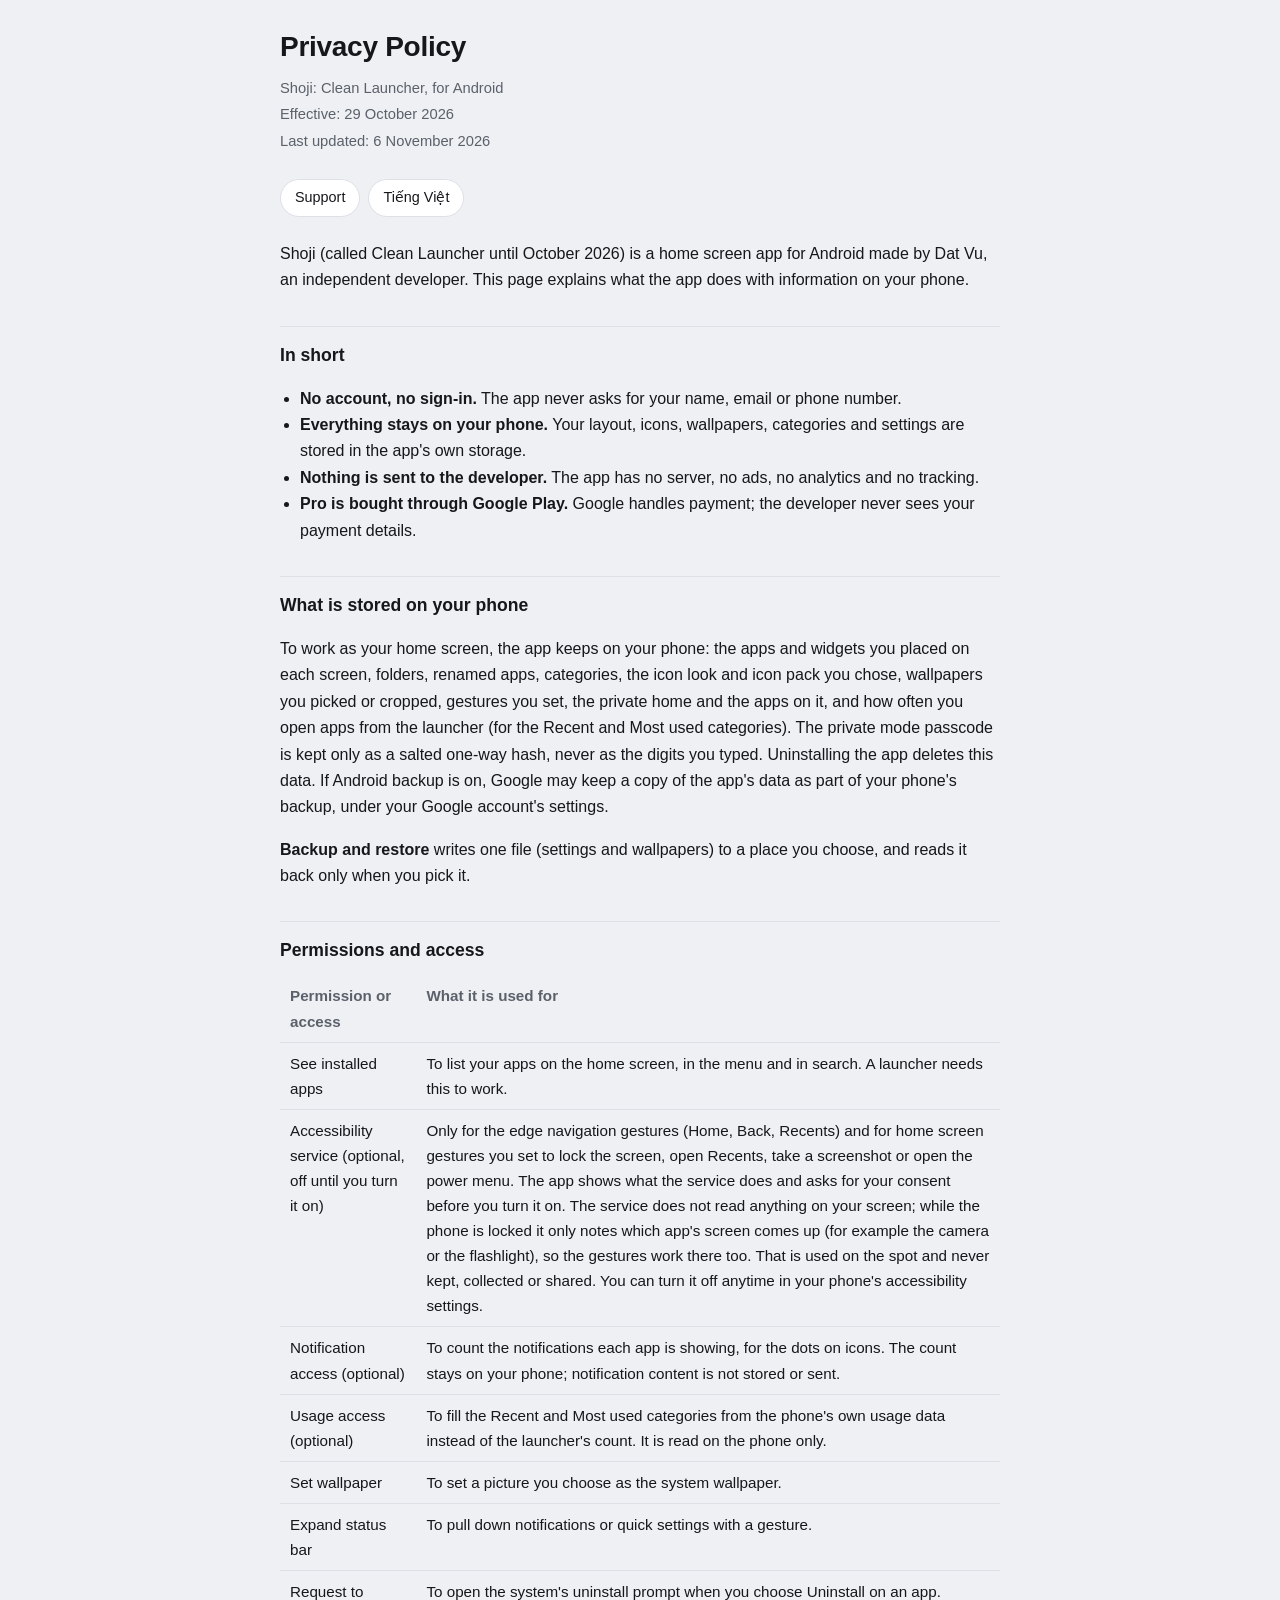
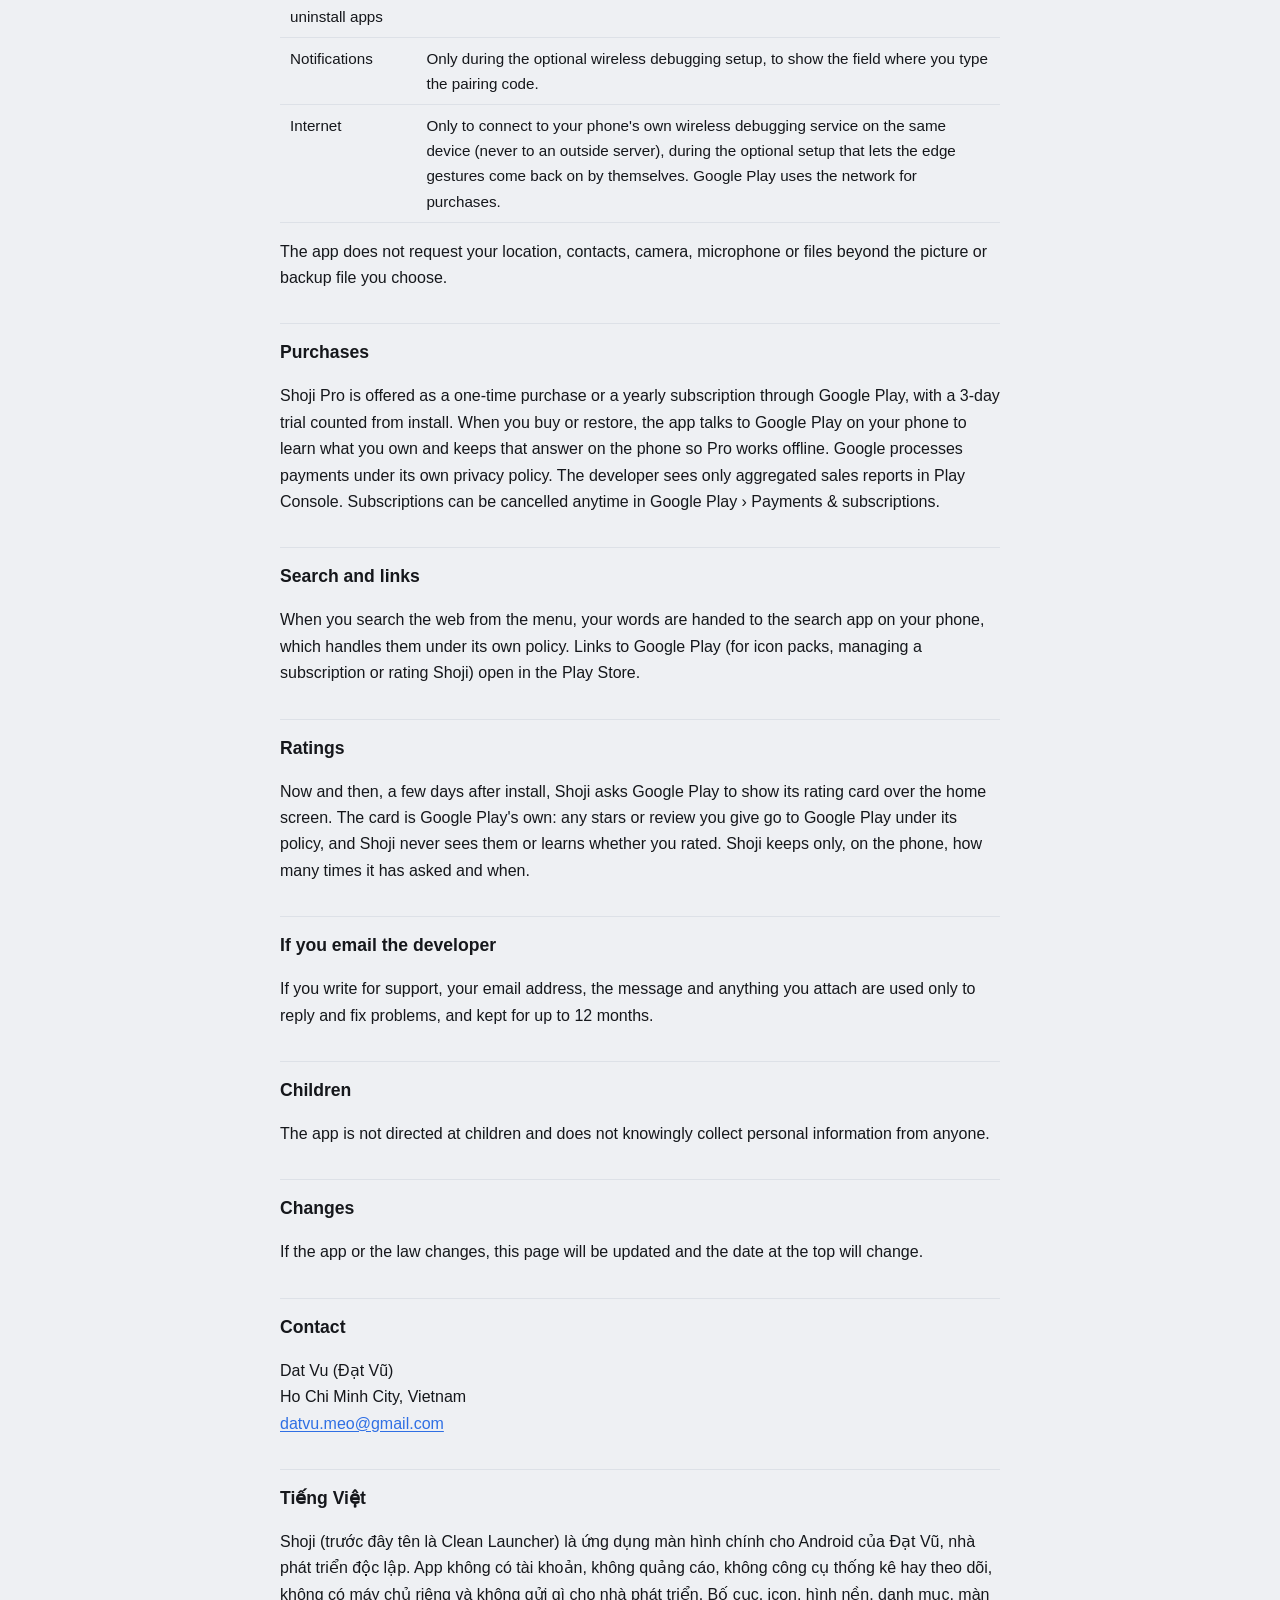
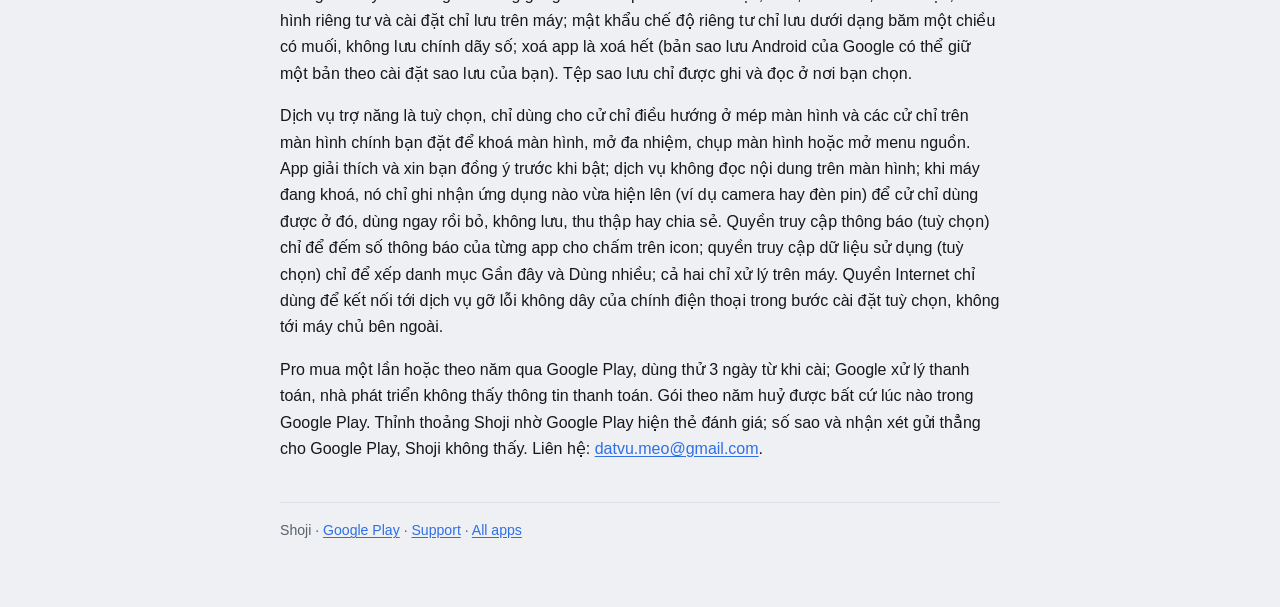
<file: cleanlauncher/privacy.html>
<!doctype html>
<html lang="en">
<head>
<meta charset="utf-8">
<meta name="viewport" content="width=device-width, initial-scale=1">
<title>Privacy Policy — Shoji</title>
<link rel="stylesheet" href="style.css">
</head>
<body>
<main>

<header>
  <h1>Privacy Policy</h1>
  <p class="meta">Shoji: Clean Launcher, for Android</p>
  <p class="meta">Effective: 29 October 2026</p>
  <p class="meta">Last updated: 6 November 2026</p>
</header>

<nav class="top"><a href="support.html">Support</a><a href="#tieng-viet">Tiếng Việt</a></nav>

<p>Shoji (called Clean Launcher until October 2026) is a home screen app for Android made by Dat Vu, an independent developer. This page explains what the app does with information on your phone.</p>

<h2>In short</h2>
<ul>
  <li><strong>No account, no sign-in.</strong> The app never asks for your name, email or phone number.</li>
  <li><strong>Everything stays on your phone.</strong> Your layout, icons, wallpapers, categories and settings are stored in the app's own storage.</li>
  <li><strong>Nothing is sent to the developer.</strong> The app has no server, no ads, no analytics and no tracking.</li>
  <li><strong>Pro is bought through Google Play.</strong> Google handles payment; the developer never sees your payment details.</li>
</ul>

<h2>What is stored on your phone</h2>
<p>To work as your home screen, the app keeps on your phone: the apps and widgets you placed on each screen, folders, renamed apps, categories, the icon look and icon pack you chose, wallpapers you picked or cropped, gestures you set, the private home and the apps on it, and how often you open apps from the launcher (for the Recent and Most used categories). The private mode passcode is kept only as a salted one-way hash, never as the digits you typed. Uninstalling the app deletes this data. If Android backup is on, Google may keep a copy of the app's data as part of your phone's backup, under your Google account's settings.</p>
<p><strong>Backup and restore</strong> writes one file (settings and wallpapers) to a place you choose, and reads it back only when you pick it.</p>

<h2>Permissions and access</h2>
<div class="scroll"><table>
  <tr><th>Permission or access</th><th>What it is used for</th></tr>
  <tr><td>See installed apps</td><td>To list your apps on the home screen, in the menu and in search. A launcher needs this to work.</td></tr>
  <tr><td>Accessibility service (optional, off until you turn it on)</td><td>Only for the edge navigation gestures (Home, Back, Recents) and for home screen gestures you set to lock the screen, open Recents, take a screenshot or open the power menu. The app shows what the service does and asks for your consent before you turn it on. The service does not read anything on your screen; while the phone is locked it only notes which app's screen comes up (for example the camera or the flashlight), so the gestures work there too. That is used on the spot and never kept, collected or shared. You can turn it off anytime in your phone's accessibility settings.</td></tr>
  <tr><td>Notification access (optional)</td><td>To count the notifications each app is showing, for the dots on icons. The count stays on your phone; notification content is not stored or sent.</td></tr>
  <tr><td>Usage access (optional)</td><td>To fill the Recent and Most used categories from the phone's own usage data instead of the launcher's count. It is read on the phone only.</td></tr>
  <tr><td>Set wallpaper</td><td>To set a picture you choose as the system wallpaper.</td></tr>
  <tr><td>Expand status bar</td><td>To pull down notifications or quick settings with a gesture.</td></tr>
  <tr><td>Request to uninstall apps</td><td>To open the system's uninstall prompt when you choose Uninstall on an app.</td></tr>
  <tr><td>Notifications</td><td>Only during the optional wireless debugging setup, to show the field where you type the pairing code.</td></tr>
  <tr><td>Internet</td><td>Only to connect to your phone's own wireless debugging service on the same device (never to an outside server), during the optional setup that lets the edge gestures come back on by themselves. Google Play uses the network for purchases.</td></tr>
</table></div>
<p>The app does not request your location, contacts, camera, microphone or files beyond the picture or backup file you choose.</p>

<h2>Purchases</h2>
<p>Shoji Pro is offered as a one-time purchase or a yearly subscription through Google Play, with a 3-day trial counted from install. When you buy or restore, the app talks to Google Play on your phone to learn what you own and keeps that answer on the phone so Pro works offline. Google processes payments under its own privacy policy. The developer sees only aggregated sales reports in Play Console. Subscriptions can be cancelled anytime in Google Play › Payments &amp; subscriptions.</p>

<h2>Search and links</h2>
<p>When you search the web from the menu, your words are handed to the search app on your phone, which handles them under its own policy. Links to Google Play (for icon packs, managing a subscription or rating Shoji) open in the Play Store.</p>

<h2>Ratings</h2>
<p>Now and then, a few days after install, Shoji asks Google Play to show its rating card over the home screen. The card is Google Play's own: any stars or review you give go to Google Play under its policy, and Shoji never sees them or learns whether you rated. Shoji keeps only, on the phone, how many times it has asked and when.</p>

<h2>If you email the developer</h2>
<p>If you write for support, your email address, the message and anything you attach are used only to reply and fix problems, and kept for up to 12 months.</p>

<h2>Children</h2>
<p>The app is not directed at children and does not knowingly collect personal information from anyone.</p>

<h2>Changes</h2>
<p>If the app or the law changes, this page will be updated and the date at the top will change.</p>

<h2>Contact</h2>
<p>Dat Vu (Đạt Vũ)<br>Ho Chi Minh City, Vietnam<br><a href="mailto:datvu.meo@gmail.com?subject=Shoji">datvu.meo@gmail.com</a></p>

<h2 id="tieng-viet">Tiếng Việt</h2>
<p>Shoji (trước đây tên là Clean Launcher) là ứng dụng màn hình chính cho Android của Đạt Vũ, nhà phát triển độc lập. App không có tài khoản, không quảng cáo, không công cụ thống kê hay theo dõi, không có máy chủ riêng và không gửi gì cho nhà phát triển. Bố cục, icon, hình nền, danh mục, màn hình riêng tư và cài đặt chỉ lưu trên máy; mật khẩu chế độ riêng tư chỉ lưu dưới dạng băm một chiều có muối, không lưu chính dãy số; xoá app là xoá hết (bản sao lưu Android của Google có thể giữ một bản theo cài đặt sao lưu của bạn). Tệp sao lưu chỉ được ghi và đọc ở nơi bạn chọn.</p>
<p>Dịch vụ trợ năng là tuỳ chọn, chỉ dùng cho cử chỉ điều hướng ở mép màn hình và các cử chỉ trên màn hình chính bạn đặt để khoá màn hình, mở đa nhiệm, chụp màn hình hoặc mở menu nguồn. App giải thích và xin bạn đồng ý trước khi bật; dịch vụ không đọc nội dung trên màn hình; khi máy đang khoá, nó chỉ ghi nhận ứng dụng nào vừa hiện lên (ví dụ camera hay đèn pin) để cử chỉ dùng được ở đó, dùng ngay rồi bỏ, không lưu, thu thập hay chia sẻ. Quyền truy cập thông báo (tuỳ chọn) chỉ để đếm số thông báo của từng app cho chấm trên icon; quyền truy cập dữ liệu sử dụng (tuỳ chọn) chỉ để xếp danh mục Gần đây và Dùng nhiều; cả hai chỉ xử lý trên máy. Quyền Internet chỉ dùng để kết nối tới dịch vụ gỡ lỗi không dây của chính điện thoại trong bước cài đặt tuỳ chọn, không tới máy chủ bên ngoài.</p>
<p>Pro mua một lần hoặc theo năm qua Google Play, dùng thử 3 ngày từ khi cài; Google xử lý thanh toán, nhà phát triển không thấy thông tin thanh toán. Gói theo năm huỷ được bất cứ lúc nào trong Google Play. Thỉnh thoảng Shoji nhờ Google Play hiện thẻ đánh giá; số sao và nhận xét gửi thẳng cho Google Play, Shoji không thấy. Liên hệ: <a href="mailto:datvu.meo@gmail.com?subject=Shoji">datvu.meo@gmail.com</a>.</p>

<footer>Shoji · <a href="https://play.google.com/store/apps/details?id=com.cleanlauncher">Google Play</a> · <a href="support.html">Support</a> · <a href="/">All apps</a></footer>

</main>
</body>
</html>
</file>
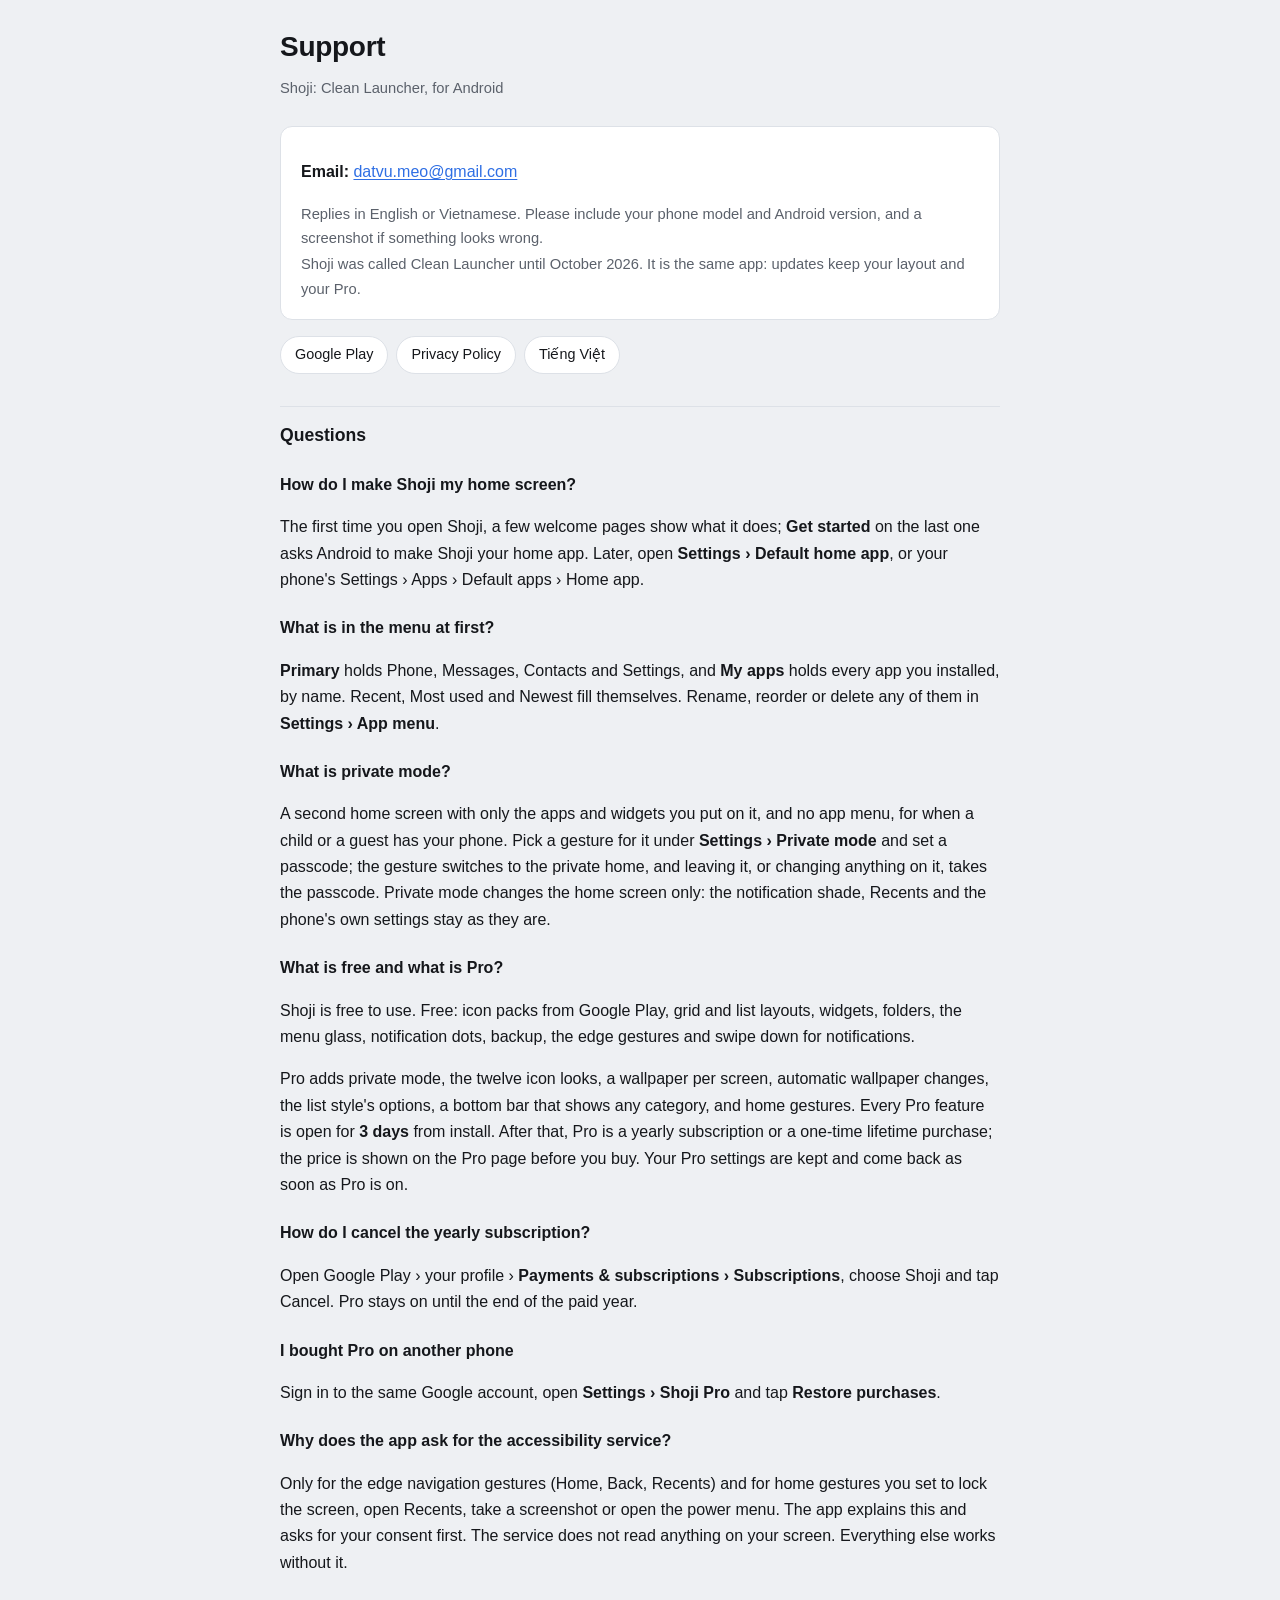
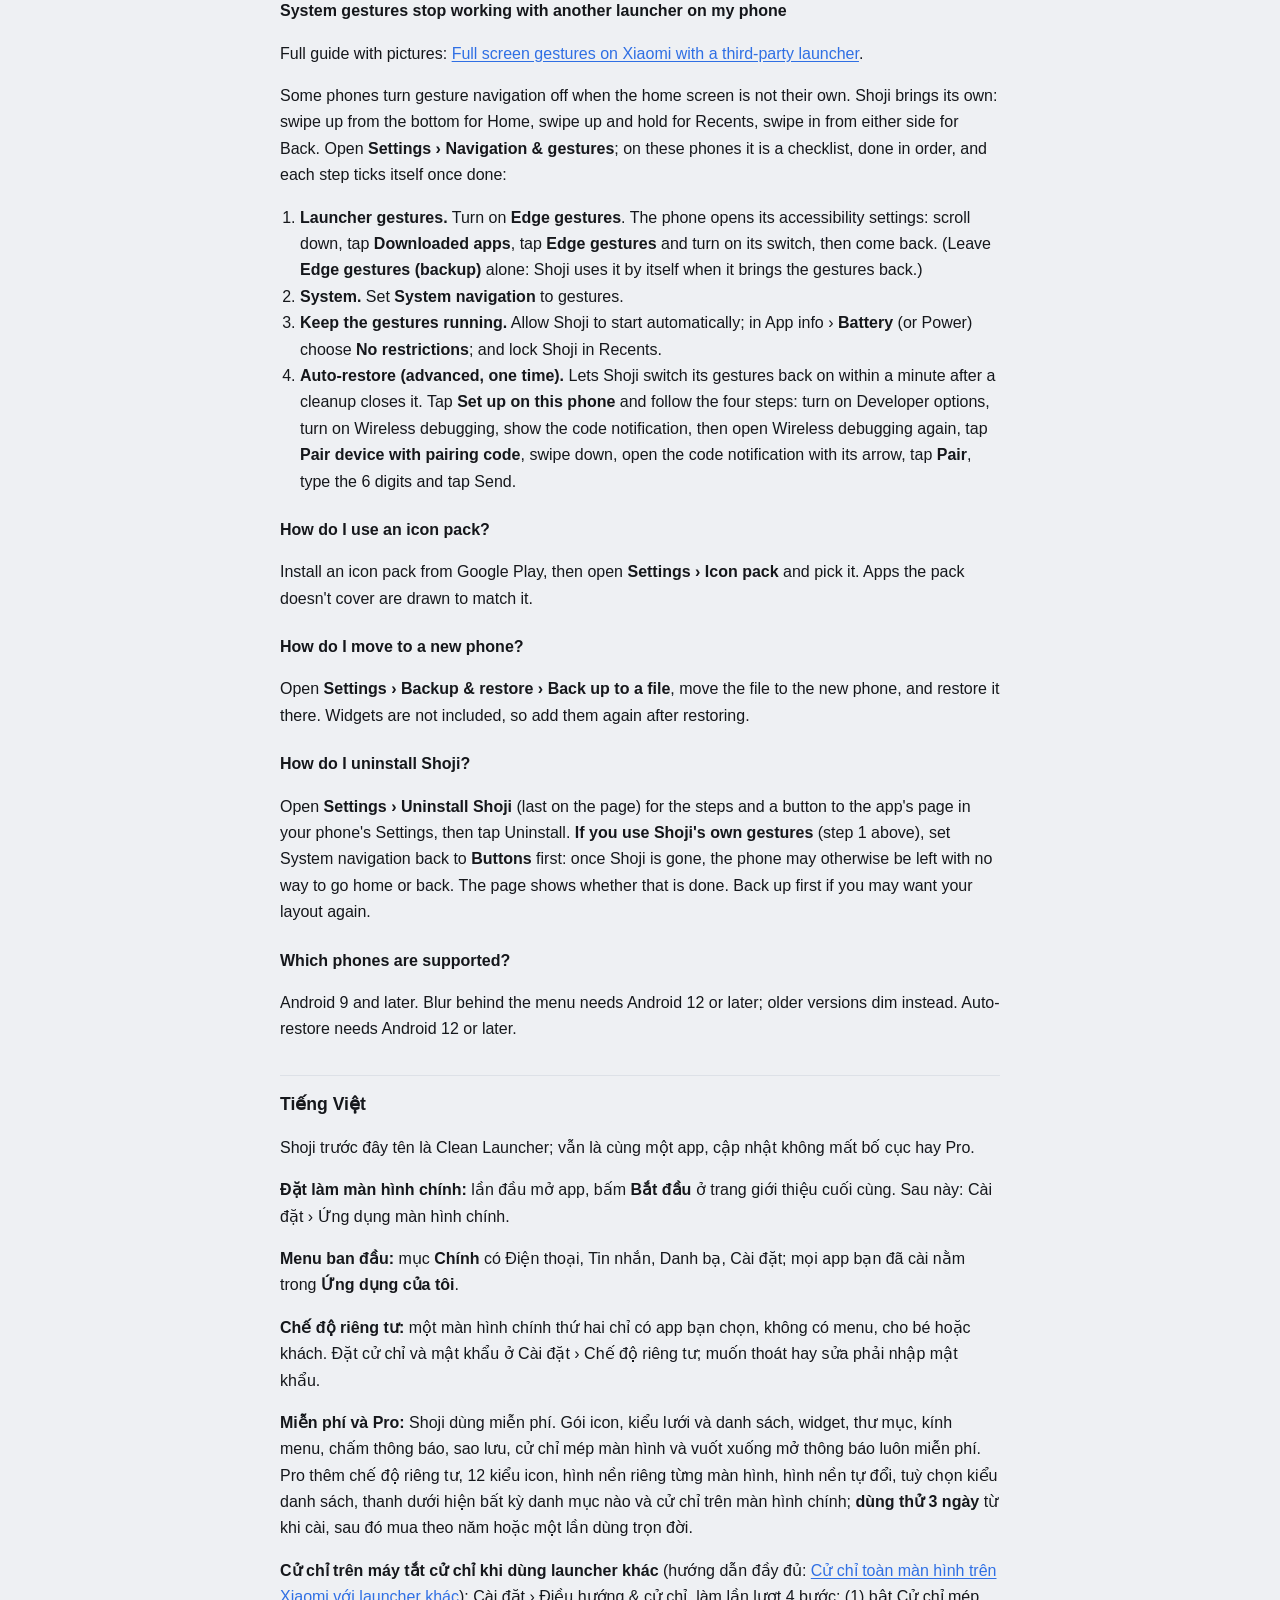
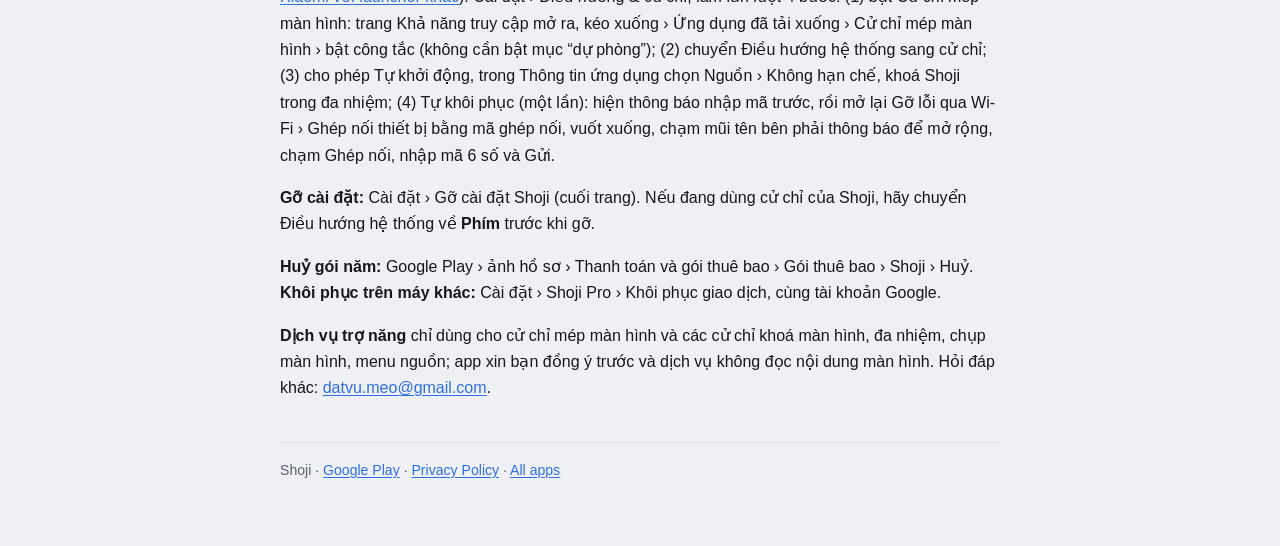
<file: cleanlauncher/support.html>
<!doctype html>
<html lang="en">
<head>
<meta charset="utf-8">
<meta name="viewport" content="width=device-width, initial-scale=1">
<title>Support — Shoji</title>
<link rel="stylesheet" href="style.css">
</head>
<body>
<main>

<header>
  <h1>Support</h1>
  <p class="meta">Shoji: Clean Launcher, for Android</p>
</header>

<div class="card">
  <p><strong>Email:</strong> <a href="mailto:datvu.meo@gmail.com?subject=Shoji">datvu.meo@gmail.com</a></p>
  <p class="meta">Replies in English or Vietnamese. Please include your phone model and Android version, and a screenshot if something looks wrong.</p>
  <p class="meta">Shoji was called Clean Launcher until October 2026. It is the same app: updates keep your layout and your Pro.</p>
</div>

<nav class="top"><a href="https://play.google.com/store/apps/details?id=com.cleanlauncher">Google Play</a><a href="privacy.html">Privacy Policy</a><a href="#tieng-viet">Tiếng Việt</a></nav>

<h2>Questions</h2>

<h3>How do I make Shoji my home screen?</h3>
<p>The first time you open Shoji, a few welcome pages show what it does; <strong>Get started</strong> on the last one asks Android to make Shoji your home app. Later, open <strong>Settings › Default home app</strong>, or your phone's Settings › Apps › Default apps › Home app.</p>

<h3>What is in the menu at first?</h3>
<p><strong>Primary</strong> holds Phone, Messages, Contacts and Settings, and <strong>My apps</strong> holds every app you installed, by name. Recent, Most used and Newest fill themselves. Rename, reorder or delete any of them in <strong>Settings › App menu</strong>.</p>

<h3>What is private mode?</h3>
<p>A second home screen with only the apps and widgets you put on it, and no app menu, for when a child or a guest has your phone. Pick a gesture for it under <strong>Settings › Private mode</strong> and set a passcode; the gesture switches to the private home, and leaving it, or changing anything on it, takes the passcode. Private mode changes the home screen only: the notification shade, Recents and the phone's own settings stay as they are.</p>

<h3>What is free and what is Pro?</h3>
<p>Shoji is free to use. Free: icon packs from Google Play, grid and list layouts, widgets, folders, the menu glass, notification dots, backup, the edge gestures and swipe down for notifications.</p>
<p>Pro adds private mode, the twelve icon looks, a wallpaper per screen, automatic wallpaper changes, the list style's options, a bottom bar that shows any category, and home gestures. Every Pro feature is open for <strong>3 days</strong> from install. After that, Pro is a yearly subscription or a one-time lifetime purchase; the price is shown on the Pro page before you buy. Your Pro settings are kept and come back as soon as Pro is on.</p>

<h3>How do I cancel the yearly subscription?</h3>
<p>Open Google Play › your profile › <strong>Payments &amp; subscriptions › Subscriptions</strong>, choose Shoji and tap Cancel. Pro stays on until the end of the paid year.</p>

<h3>I bought Pro on another phone</h3>
<p>Sign in to the same Google account, open <strong>Settings › Shoji Pro</strong> and tap <strong>Restore purchases</strong>.</p>

<h3>Why does the app ask for the accessibility service?</h3>
<p>Only for the edge navigation gestures (Home, Back, Recents) and for home gestures you set to lock the screen, open Recents, take a screenshot or open the power menu. The app explains this and asks for your consent first. The service does not read anything on your screen. Everything else works without it.</p>

<h3>System gestures stop working with another launcher on my phone</h3>
<p>Full guide with pictures: <a href="xiaomi-full-screen-gestures.html">Full screen gestures on Xiaomi with a third-party launcher</a>.</p>
<p>Some phones turn gesture navigation off when the home screen is not their own. Shoji brings its own: swipe up from the bottom for Home, swipe up and hold for Recents, swipe in from either side for Back. Open <strong>Settings › Navigation &amp; gestures</strong>; on these phones it is a checklist, done in order, and each step ticks itself once done:</p>
<ol>
  <li><strong>Launcher gestures.</strong> Turn on <strong>Edge gestures</strong>. The phone opens its accessibility settings: scroll down, tap <strong>Downloaded apps</strong>, tap <strong>Edge gestures</strong> and turn on its switch, then come back. (Leave <strong>Edge gestures (backup)</strong> alone: Shoji uses it by itself when it brings the gestures back.)</li>
  <li><strong>System.</strong> Set <strong>System navigation</strong> to gestures.</li>
  <li><strong>Keep the gestures running.</strong> Allow Shoji to start automatically; in App info › <strong>Battery</strong> (or Power) choose <strong>No restrictions</strong>; and lock Shoji in Recents.</li>
  <li><strong>Auto-restore (advanced, one time).</strong> Lets Shoji switch its gestures back on within a minute after a cleanup closes it. Tap <strong>Set up on this phone</strong> and follow the four steps: turn on Developer options, turn on Wireless debugging, show the code notification, then open Wireless debugging again, tap <strong>Pair device with pairing code</strong>, swipe down, open the code notification with its arrow, tap <strong>Pair</strong>, type the 6 digits and tap Send.</li>
</ol>

<h3>How do I use an icon pack?</h3>
<p>Install an icon pack from Google Play, then open <strong>Settings › Icon pack</strong> and pick it. Apps the pack doesn't cover are drawn to match it.</p>

<h3>How do I move to a new phone?</h3>
<p>Open <strong>Settings › Backup &amp; restore › Back up to a file</strong>, move the file to the new phone, and restore it there. Widgets are not included, so add them again after restoring.</p>

<h3>How do I uninstall Shoji?</h3>
<p>Open <strong>Settings › Uninstall Shoji</strong> (last on the page) for the steps and a button to the app's page in your phone's Settings, then tap Uninstall. <strong>If you use Shoji's own gestures</strong> (step 1 above), set System navigation back to <strong>Buttons</strong> first: once Shoji is gone, the phone may otherwise be left with no way to go home or back. The page shows whether that is done. Back up first if you may want your layout again.</p>

<h3>Which phones are supported?</h3>
<p>Android 9 and later. Blur behind the menu needs Android 12 or later; older versions dim instead. Auto-restore needs Android 12 or later.</p>

<h2 id="tieng-viet">Tiếng Việt</h2>
<p>Shoji trước đây tên là Clean Launcher; vẫn là cùng một app, cập nhật không mất bố cục hay Pro.</p>
<p><strong>Đặt làm màn hình chính:</strong> lần đầu mở app, bấm <strong>Bắt đầu</strong> ở trang giới thiệu cuối cùng. Sau này: Cài đặt › Ứng dụng màn hình chính.</p>
<p><strong>Menu ban đầu:</strong> mục <strong>Chính</strong> có Điện thoại, Tin nhắn, Danh bạ, Cài đặt; mọi app bạn đã cài nằm trong <strong>Ứng dụng của tôi</strong>.</p>
<p><strong>Chế độ riêng tư:</strong> một màn hình chính thứ hai chỉ có app bạn chọn, không có menu, cho bé hoặc khách. Đặt cử chỉ và mật khẩu ở Cài đặt › Chế độ riêng tư; muốn thoát hay sửa phải nhập mật khẩu.</p>
<p><strong>Miễn phí và Pro:</strong> Shoji dùng miễn phí. Gói icon, kiểu lưới và danh sách, widget, thư mục, kính menu, chấm thông báo, sao lưu, cử chỉ mép màn hình và vuốt xuống mở thông báo luôn miễn phí. Pro thêm chế độ riêng tư, 12 kiểu icon, hình nền riêng từng màn hình, hình nền tự đổi, tuỳ chọn kiểu danh sách, thanh dưới hiện bất kỳ danh mục nào và cử chỉ trên màn hình chính; <strong>dùng thử 3 ngày</strong> từ khi cài, sau đó mua theo năm hoặc một lần dùng trọn đời.</p>
<p><strong>Cử chỉ trên máy tắt cử chỉ khi dùng launcher khác</strong> (hướng dẫn đầy đủ: <a href="cu-chi-toan-man-hinh-xiaomi.html">Cử chỉ toàn màn hình trên Xiaomi với launcher khác</a>): Cài đặt › Điều hướng &amp; cử chỉ, làm lần lượt 4 bước: (1) bật Cử chỉ mép màn hình: trang Khả năng truy cập mở ra, kéo xuống › Ứng dụng đã tải xuống › Cử chỉ mép màn hình › bật công tắc (không cần bật mục “dự phòng”); (2) chuyển Điều hướng hệ thống sang cử chỉ; (3) cho phép Tự khởi động, trong Thông tin ứng dụng chọn Nguồn › Không hạn chế, khoá Shoji trong đa nhiệm; (4) Tự khôi phục (một lần): hiện thông báo nhập mã trước, rồi mở lại Gỡ lỗi qua Wi-Fi › Ghép nối thiết bị bằng mã ghép nối, vuốt xuống, chạm mũi tên bên phải thông báo để mở rộng, chạm Ghép nối, nhập mã 6 số và Gửi.</p>
<p><strong>Gỡ cài đặt:</strong> Cài đặt › Gỡ cài đặt Shoji (cuối trang). Nếu đang dùng cử chỉ của Shoji, hãy chuyển Điều hướng hệ thống về <strong>Phím</strong> trước khi gỡ.</p>
<p><strong>Huỷ gói năm:</strong> Google Play › ảnh hồ sơ › Thanh toán và gói thuê bao › Gói thuê bao › Shoji › Huỷ. <strong>Khôi phục trên máy khác:</strong> Cài đặt › Shoji Pro › Khôi phục giao dịch, cùng tài khoản Google.</p>
<p><strong>Dịch vụ trợ năng</strong> chỉ dùng cho cử chỉ mép màn hình và các cử chỉ khoá màn hình, đa nhiệm, chụp màn hình, menu nguồn; app xin bạn đồng ý trước và dịch vụ không đọc nội dung màn hình. Hỏi đáp khác: <a href="mailto:datvu.meo@gmail.com?subject=Shoji">datvu.meo@gmail.com</a>.</p>

<footer>Shoji · <a href="https://play.google.com/store/apps/details?id=com.cleanlauncher">Google Play</a> · <a href="privacy.html">Privacy Policy</a> · <a href="/">All apps</a></footer>

</main>
</body>
</html>
</file>
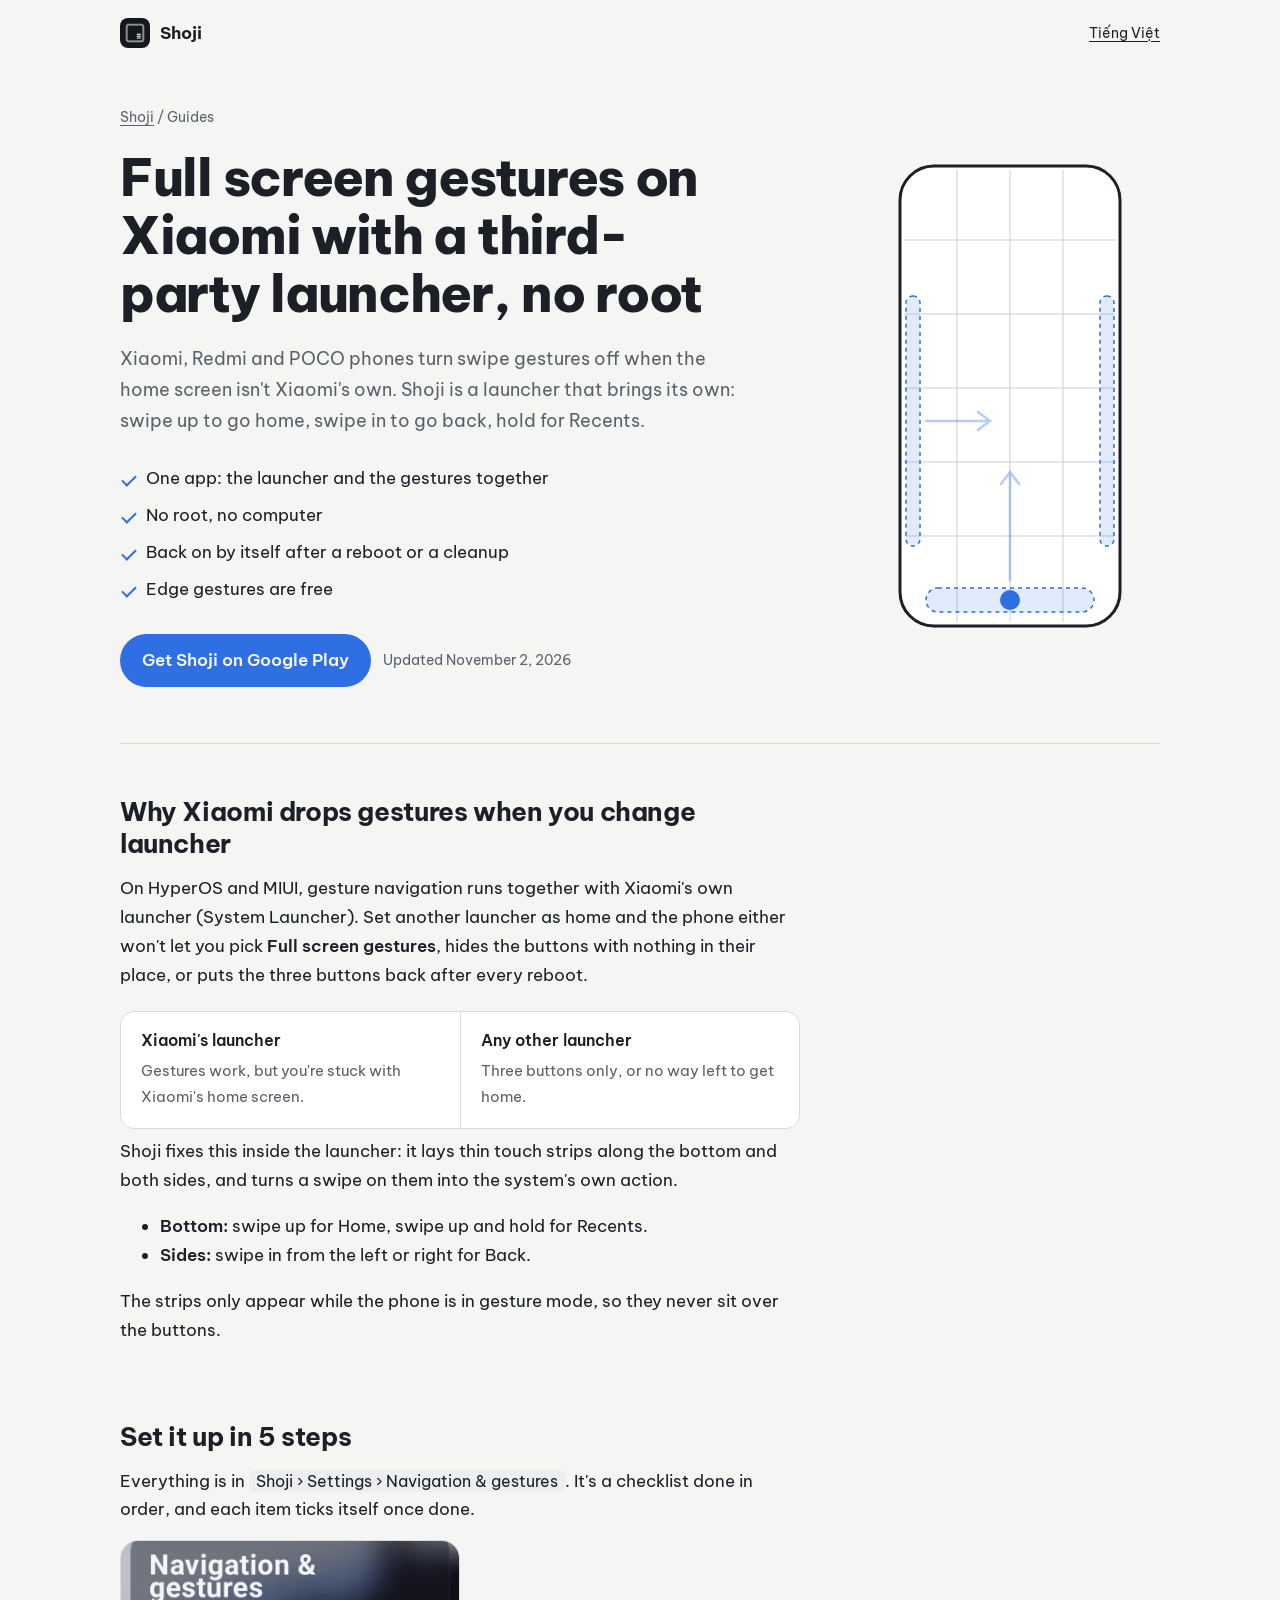
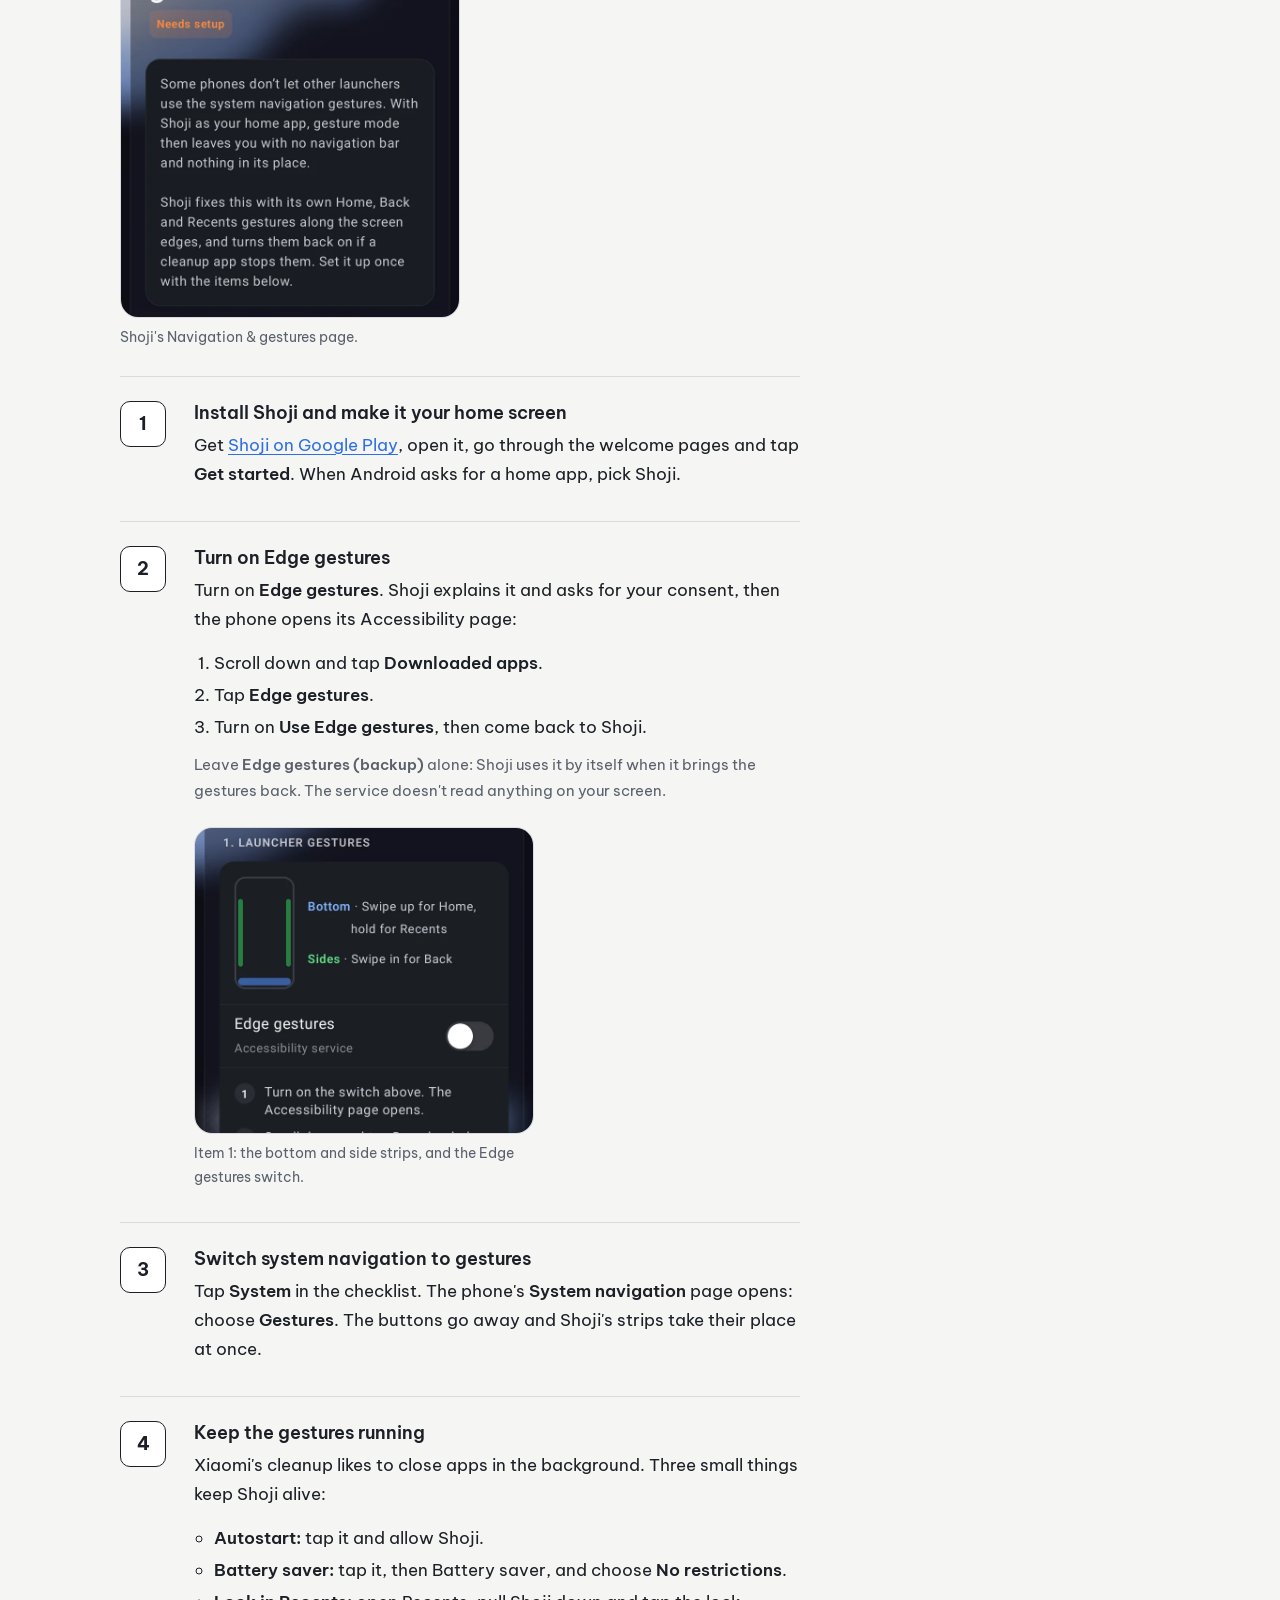
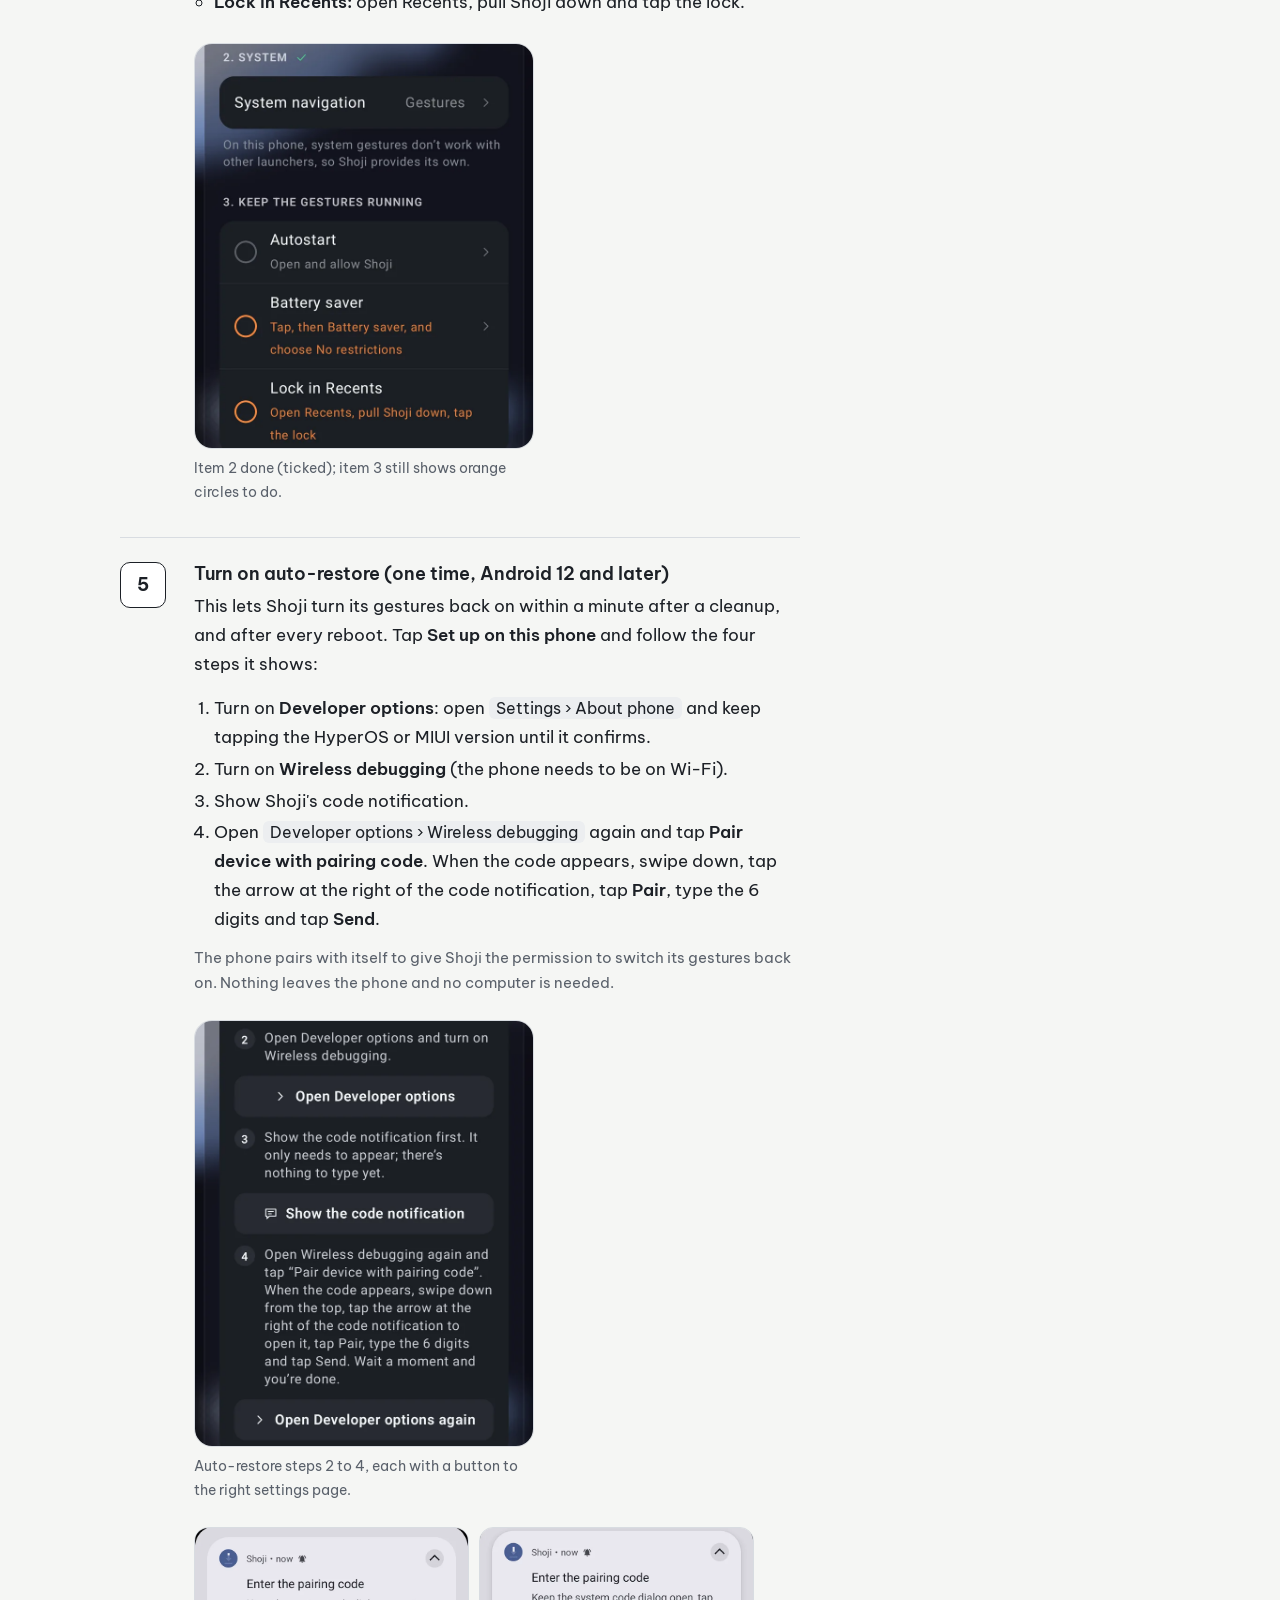
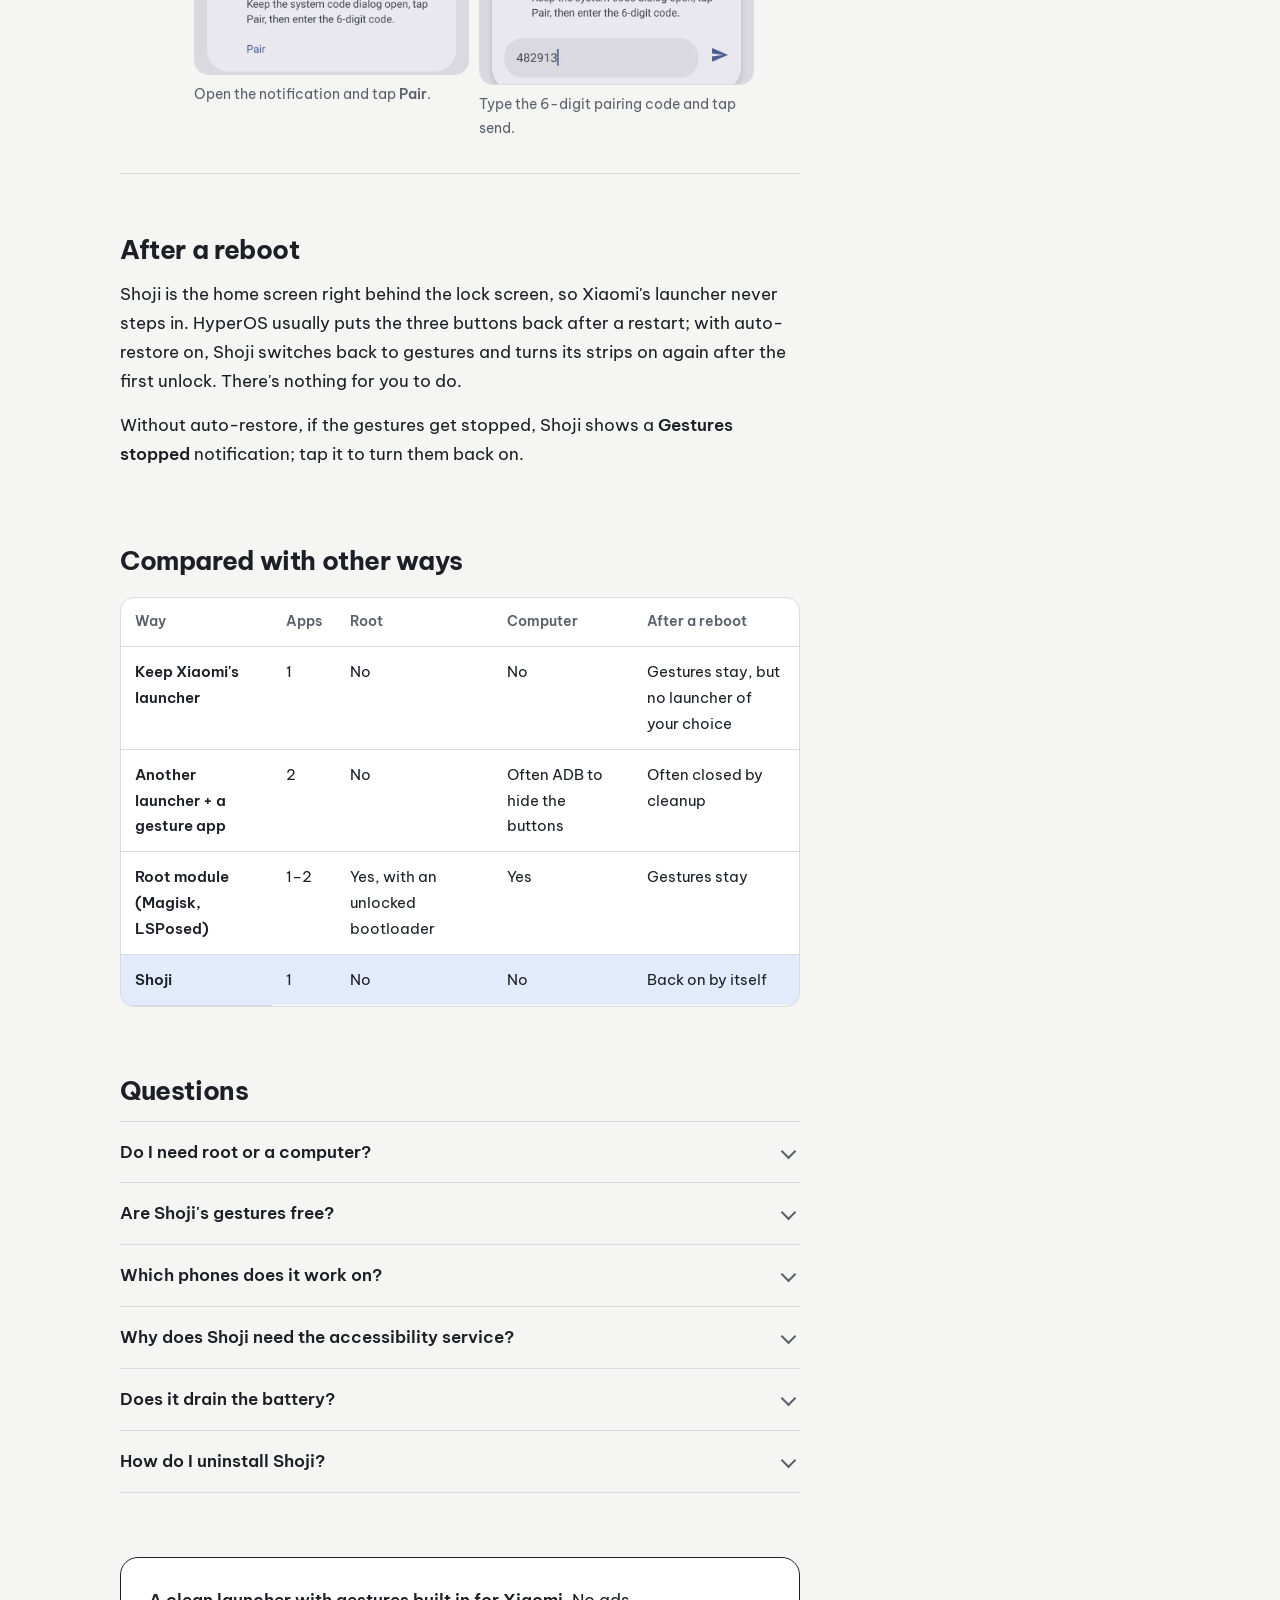
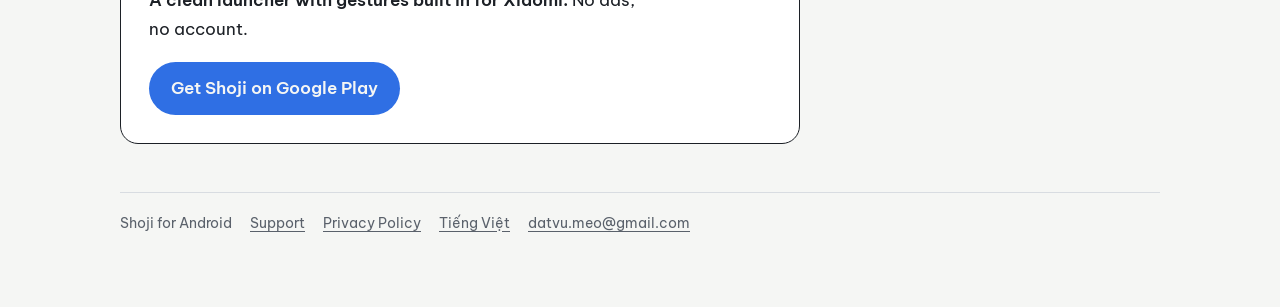
<file: cleanlauncher/xiaomi-full-screen-gestures.html>
<!doctype html>
<html lang="en">
<head>
<meta charset="utf-8">
<meta name="viewport" content="width=device-width, initial-scale=1">
<title>Xiaomi full screen gestures with a third-party launcher, no root | Shoji</title>
<meta name="description" content="Xiaomi, Redmi and POCO phones (HyperOS, MIUI) turn gestures off with any other launcher. Shoji is a launcher with its own Home, Back and Recents gestures: one app, no root, no PC, back on by itself after a reboot.">
<link rel="canonical" href="https://atinezblue.github.io/app/cleanlauncher/xiaomi-full-screen-gestures.html">
<link rel="alternate" hreflang="en" href="https://atinezblue.github.io/app/cleanlauncher/xiaomi-full-screen-gestures.html">
<link rel="alternate" hreflang="vi" href="https://atinezblue.github.io/app/cleanlauncher/cu-chi-toan-man-hinh-xiaomi.html">
<link rel="alternate" hreflang="x-default" href="https://atinezblue.github.io/app/cleanlauncher/xiaomi-full-screen-gestures.html">
<meta name="robots" content="index, follow, max-image-preview:large">
<meta property="og:type" content="article">
<meta property="og:locale" content="en_US">
<meta property="og:site_name" content="Shoji">
<meta property="og:title" content="Full screen gestures on Xiaomi with a third-party launcher, no root">
<meta property="og:description" content="One app: a launcher that brings its own Home, Back and Recents gestures to HyperOS and MIUI. No root, no PC, back on by itself after a reboot.">
<meta property="og:url" content="https://atinezblue.github.io/app/cleanlauncher/xiaomi-full-screen-gestures.html">
<meta property="og:image" content="https://atinezblue.github.io/app/cleanlauncher/img/share-en.jpg">
<meta property="og:image:width" content="1024">
<meta property="og:image:height" content="500">
<meta name="twitter:card" content="summary_large_image">
<meta name="theme-color" content="#f5f6f4" media="(prefers-color-scheme: light)">
<meta name="theme-color" content="#121519" media="(prefers-color-scheme: dark)">
<link rel="icon" href="img/icon.png">
<link rel="preconnect" href="https://fonts.googleapis.com">
<link rel="preconnect" href="https://fonts.gstatic.com" crossorigin>
<link rel="stylesheet" href="https://fonts.googleapis.com/css2?family=Be+Vietnam+Pro:wght@400;600;700;800&display=swap">
<link rel="stylesheet" href="guide.css">
<script type="application/ld+json">
{
  "@context": "https://schema.org",
  "@graph": [
    {
      "@type": "TechArticle",
      "@id": "https://atinezblue.github.io/app/cleanlauncher/xiaomi-full-screen-gestures.html#article",
      "headline": "Full screen gestures on Xiaomi with a third-party launcher, no root",
      "description": "How to use swipe gestures for Home, Back and Recents on Xiaomi, Redmi and POCO phones (HyperOS, MIUI) with another launcher: one app, no root, back on by itself after a reboot.",
      "inLanguage": "en",
      "datePublished": "2026-11-02",
      "dateModified": "2026-11-02",
      "image": "https://atinezblue.github.io/app/cleanlauncher/img/share-en.jpg",
      "author": { "@type": "Person", "name": "Dat Vu" },
      "publisher": { "@type": "Organization", "name": "Atinez Blue", "url": "https://atinezblue.github.io/" },
      "about": { "@id": "https://atinezblue.github.io/app/cleanlauncher/#app" },
      "mainEntityOfPage": "https://atinezblue.github.io/app/cleanlauncher/xiaomi-full-screen-gestures.html"
    },
    {
      "@type": "MobileApplication",
      "@id": "https://atinezblue.github.io/app/cleanlauncher/#app",
      "name": "Shoji: Clean Launcher",
      "operatingSystem": "Android 9+",
      "applicationCategory": "UtilitiesApplication",
      "url": "https://play.google.com/store/apps/details?id=com.cleanlauncher",
      "downloadUrl": "https://play.google.com/store/apps/details?id=com.cleanlauncher",
      "offers": { "@type": "Offer", "price": "0", "priceCurrency": "USD" }
    },
    {
      "@type": "HowTo",
      "name": "Turn on full screen gestures on Xiaomi with the Shoji launcher",
      "inLanguage": "en",
      "totalTime": "PT5M",
      "tool": [{ "@type": "HowToTool", "name": "A Xiaomi, Redmi or POCO phone on HyperOS or MIUI" }],
      "step": [
        { "@type": "HowToStep", "position": 1, "name": "Install Shoji and make it your home screen", "text": "Install Shoji from Google Play, open it and tap Get started on the last welcome page to make Shoji your home app." },
        { "@type": "HowToStep", "position": 2, "name": "Turn on Edge gestures", "image": "https://atinezblue.github.io/app/cleanlauncher/img/en-edge.webp", "text": "In Shoji, open Settings › Navigation & gestures and turn on Edge gestures. On the Accessibility page: scroll down › Downloaded apps › Edge gestures › turn on Use Edge gestures, then come back." },
        { "@type": "HowToStep", "position": 3, "name": "Switch system navigation to gestures", "text": "Tap System in the checklist and choose Gestures on the phone's System navigation page." },
        { "@type": "HowToStep", "position": 4, "name": "Keep the gestures running", "image": "https://atinezblue.github.io/app/cleanlauncher/img/en-keep.webp", "text": "Allow Shoji in Autostart, choose No restrictions under Battery saver, and lock Shoji in Recents." },
        { "@type": "HowToStep", "position": 5, "name": "Turn on auto-restore", "image": "https://atinezblue.github.io/app/cleanlauncher/img/en-restore.webp", "text": "Tap Set up on this phone and follow it: turn on Developer options and Wireless debugging, then pair with the 6-digit code right from the notification. Shoji then turns its gestures back on within a minute after a cleanup or a reboot." }
      ]
    },
    {
      "@type": "FAQPage",
      "mainEntity": [
        { "@type": "Question", "name": "Why do Xiaomi full screen gestures stop working with a third-party launcher?", "acceptedAnswer": { "@type": "Answer", "text": "HyperOS and MIUI run gesture navigation only together with Xiaomi's own launcher. With another launcher as home, the phone either won't let you pick gestures, hides the buttons with nothing in their place, or puts the three buttons back after a reboot." } },
        { "@type": "Question", "name": "Do I need root or a computer?", "acceptedAnswer": { "@type": "Answer", "text": "No. Shoji draws its gestures through its own accessibility service. Auto-restore uses Wireless debugging on the phone itself, with no cable and no computer." } },
        { "@type": "Question", "name": "Do the gestures come back after a reboot?", "acceptedAnswer": { "@type": "Answer", "text": "Yes. Shoji is the home screen right behind the lock screen, and with auto-restore on it switches the phone back to gestures and turns its edge gestures back on after the first unlock." } },
        { "@type": "Question", "name": "Are Shoji's gestures free?", "acceptedAnswer": { "@type": "Answer", "text": "Yes. Edge gestures and auto-restore are always free. Pro adds home screen gestures, private mode and twelve icon looks, with a 3-day trial." } },
        { "@type": "Question", "name": "Which phones does it work on?", "acceptedAnswer": { "@type": "Answer", "text": "Xiaomi, Redmi and POCO phones on HyperOS or MIUI with Android 9 or later. Auto-restore needs Android 12 or later." } }
      ]
    },
    {
      "@type": "BreadcrumbList",
      "itemListElement": [
        { "@type": "ListItem", "position": 1, "name": "Shoji", "item": "https://atinezblue.github.io/app/cleanlauncher/support.html" },
        { "@type": "ListItem", "position": 2, "name": "Gestures on Xiaomi", "item": "https://atinezblue.github.io/app/cleanlauncher/xiaomi-full-screen-gestures.html" }
      ]
    }
  ]
}
</script>
</head>
<body>
<div class="wrap">

<div class="bar">
  <a class="brand" href="support.html"><img src="img/icon.png" alt="" width="30" height="30">Shoji</a>
  <span class="lang"><a href="cu-chi-toan-man-hinh-xiaomi.html" hreflang="vi" lang="vi">Tiếng Việt</a></span>
</div>

<header class="hero">
  <div>
    <p class="crumbs"><a href="support.html">Shoji</a> / Guides</p>
    <h1>Full screen gestures on Xiaomi with a third-party launcher, no root</h1>
    <p class="lede">Xiaomi, Redmi and POCO phones turn swipe gestures off when the home screen isn't Xiaomi's own. Shoji is a launcher that brings its own: swipe up to go home, swipe in to go back, hold for Recents.</p>
    <ul class="facts">
      <li>One app: the launcher and the gestures together</li>
      <li>No root, no computer</li>
      <li>Back on by itself after a reboot or a cleanup</li>
      <li>Edge gestures are free</li>
    </ul>
    <div class="cta">
      <a class="btn" href="https://play.google.com/store/apps/details?id=com.cleanlauncher">Get Shoji on Google Play</a>
      <span class="updated">Updated <time datetime="2026-11-02">November 2, 2026</time></span>
    </div>
  </div>

  <figure class="phone" style="margin:0">
    <svg viewBox="0 0 300 480" role="img" aria-labelledby="ph-t">
      <title id="ph-t">Shoji's three gesture strips: the bottom one to swipe up for Home, the two side ones to swipe in for Back</title>
      <defs><clipPath id="scr"><rect x="44" y="14" width="212" height="452" rx="30"/></clipPath></defs>
      <rect class="ph-body" x="40" y="10" width="220" height="460" rx="34"/>
      <g clip-path="url(#scr)">
        <path class="ph-lat" d="M97 14V466M150 14V466M203 14V466M44 84H256M44 158H256M44 232H256M44 306H256M44 380H256"/>
      </g>
      <rect class="ph-strip" x="66" y="432" width="168" height="24" rx="12"/>
      <rect class="ph-strip" x="46" y="140" width="14" height="250" rx="7"/>
      <rect class="ph-strip" x="240" y="140" width="14" height="250" rx="7"/>
      <path class="ph-path" d="M150 424V318M141 328L150 316L159 328" opacity=".35"/>
      <path class="ph-path" d="M66 265H128M118 256L130 265L118 274" opacity=".35"/>
      <circle class="ph-dot thumb-up" cx="150" cy="444" r="10"/>
      <circle class="ph-dot thumb-in" cx="53" cy="265" r="10"/>
    </svg>
  </figure>
</header>

<main class="col">

<section id="why">
  <h2>Why Xiaomi drops gestures when you change launcher</h2>
  <p>On HyperOS and MIUI, gesture navigation runs together with Xiaomi's own launcher (System Launcher). Set another launcher as home and the phone either won't let you pick <strong>Full screen gestures</strong>, hides the buttons with nothing in their place, or puts the three buttons back after every reboot.</p>
  <div class="compare">
    <div>
      <h3>Xiaomi's launcher</h3>
      <p>Gestures work, but you're stuck with Xiaomi's home screen.</p>
    </div>
    <div>
      <h3>Any other launcher</h3>
      <p>Three buttons only, or no way left to get home.</p>
    </div>
  </div>
  <p>Shoji fixes this inside the launcher: it lays thin touch strips along the bottom and both sides, and turns a swipe on them into the system's own action.</p>
  <ul>
    <li><strong>Bottom:</strong> swipe up for Home, swipe up and hold for Recents.</li>
    <li><strong>Sides:</strong> swipe in from the left or right for Back.</li>
  </ul>
  <p>The strips only appear while the phone is in gesture mode, so they never sit over the buttons.</p>
</section>

<section id="setup">
  <h2>Set it up in 5 steps</h2>
  <p>Everything is in <span class="path">Shoji › Settings › Navigation &amp; gestures</span>. It's a checklist done in order, and each item ticks itself once done.</p>
  <figure class="shot"><img src="img/en-why.webp" width="720" height="800" loading="lazy" decoding="async" alt="Shoji's Navigation and gestures page explaining why Xiaomi phones need the launcher's own gestures"><figcaption>Shoji's Navigation &amp; gestures page.</figcaption></figure>
  <ol class="steps">
    <li>
      <h3>Install Shoji and make it your home screen</h3>
      <p>Get <a href="https://play.google.com/store/apps/details?id=com.cleanlauncher">Shoji on Google Play</a>, open it, go through the welcome pages and tap <strong>Get started</strong>. When Android asks for a home app, pick Shoji.</p>
    </li>
    <li>
      <h3>Turn on Edge gestures</h3>
      <p>Turn on <strong>Edge gestures</strong>. Shoji explains it and asks for your consent, then the phone opens its Accessibility page:</p>
      <ol>
        <li>Scroll down and tap <strong>Downloaded apps</strong>.</li>
        <li>Tap <strong>Edge gestures</strong>.</li>
        <li>Turn on <strong>Use Edge gestures</strong>, then come back to Shoji.</li>
      </ol>
      <p class="note">Leave <strong>Edge gestures (backup)</strong> alone: Shoji uses it by itself when it brings the gestures back. The service doesn't read anything on your screen.</p>
      <figure class="shot"><img src="img/en-edge.webp" width="720" height="650" loading="lazy" decoding="async" alt="The Edge gestures switch in Shoji, with a drawing of the bottom and side strips"><figcaption>Item 1: the bottom and side strips, and the Edge gestures switch.</figcaption></figure>
    </li>
    <li>
      <h3>Switch system navigation to gestures</h3>
      <p>Tap <strong>System</strong> in the checklist. The phone's <strong>System navigation</strong> page opens: choose <strong>Gestures</strong>. The buttons go away and Shoji's strips take their place at once.</p>
    </li>
    <li>
      <h3>Keep the gestures running</h3>
      <p>Xiaomi's cleanup likes to close apps in the background. Three small things keep Shoji alive:</p>
      <ul>
        <li><strong>Autostart:</strong> tap it and allow Shoji.</li>
        <li><strong>Battery saver:</strong> tap it, then Battery saver, and choose <strong>No restrictions</strong>.</li>
        <li><strong>Lock in Recents:</strong> open Recents, pull Shoji down and tap the lock.</li>
      </ul>
      <figure class="shot"><img src="img/en-keep.webp" width="720" height="860" loading="lazy" decoding="async" alt="System navigation set to Gestures, ticked, and the Autostart, Battery saver and Lock in Recents items"><figcaption>Item 2 done (ticked); item 3 still shows orange circles to do.</figcaption></figure>
    </li>
    <li>
      <h3>Turn on auto-restore (one time, Android 12 and later)</h3>
      <p>This lets Shoji turn its gestures back on within a minute after a cleanup, and after every reboot. Tap <strong>Set up on this phone</strong> and follow the four steps it shows:</p>
      <ol>
        <li>Turn on <strong>Developer options</strong>: open <span class="path">Settings › About phone</span> and keep tapping the HyperOS or MIUI version until it confirms.</li>
        <li>Turn on <strong>Wireless debugging</strong> (the phone needs to be on Wi-Fi).</li>
        <li>Show Shoji's code notification.</li>
        <li>Open <span class="path">Developer options › Wireless debugging</span> again and tap <strong>Pair device with pairing code</strong>. When the code appears, swipe down, tap the arrow at the right of the code notification, tap <strong>Pair</strong>, type the 6 digits and tap <strong>Send</strong>.</li>
      </ol>
      <p class="note">The phone pairs with itself to give Shoji the permission to switch its gestures back on. Nothing leaves the phone and no computer is needed.</p>
      <figure class="shot"><img src="img/en-restore.webp" width="720" height="907" loading="lazy" decoding="async" alt="Shoji's auto-restore steps: open Developer options, show the code notification, pair with the 6-digit code"><figcaption>Auto-restore steps 2 to 4, each with a button to the right settings page.</figcaption></figure>
      <div class="shot-pair">
        <figure class="shot"><img src="img/en-notif.webp" width="720" height="384" loading="lazy" decoding="async" alt="Shoji's Enter the pairing code notification, expanded, with its Pair button"><figcaption>Open the notification and tap <strong>Pair</strong>.</figcaption></figure>
        <figure class="shot"><img src="img/en-code.webp" width="720" height="411" loading="lazy" decoding="async" alt="The code field inside Shoji's notification with 6 digits typed and the send button"><figcaption>Type the 6-digit pairing code and tap send.</figcaption></figure>
      </div>
    </li>
  </ol>
</section>

<section id="reboot">
  <h2>After a reboot</h2>
  <p>Shoji is the home screen right behind the lock screen, so Xiaomi's launcher never steps in. HyperOS usually puts the three buttons back after a restart; with auto-restore on, Shoji switches back to gestures and turns its strips on again after the first unlock. There's nothing for you to do.</p>
  <p>Without auto-restore, if the gestures get stopped, Shoji shows a <strong>Gestures stopped</strong> notification; tap it to turn them back on.</p>
</section>

<section id="compare">
  <h2>Compared with other ways</h2>
  <div class="scroll">
    <table>
      <thead>
        <tr><th scope="col">Way</th><th scope="col">Apps</th><th scope="col">Root</th><th scope="col">Computer</th><th scope="col">After a reboot</th></tr>
      </thead>
      <tbody>
        <tr><th scope="row">Keep Xiaomi's launcher</th><td>1</td><td>No</td><td>No</td><td>Gestures stay, but no launcher of your choice</td></tr>
        <tr><th scope="row">Another launcher + a gesture app</th><td>2</td><td>No</td><td>Often ADB to hide the buttons</td><td>Often closed by cleanup</td></tr>
        <tr><th scope="row">Root module (Magisk, LSPosed)</th><td>1–2</td><td>Yes, with an unlocked bootloader</td><td>Yes</td><td>Gestures stay</td></tr>
        <tr class="us"><th scope="row">Shoji</th><td>1</td><td>No</td><td>No</td><td>Back on by itself</td></tr>
      </tbody>
    </table>
  </div>
</section>

<section id="faq">
  <h2>Questions</h2>
  <details>
    <summary>Do I need root or a computer?</summary>
    <div><p>No. Shoji draws its gestures through its own accessibility service. Auto-restore uses Wireless debugging on the phone itself, with no cable and no computer.</p></div>
  </details>
  <details>
    <summary>Are Shoji's gestures free?</summary>
    <div><p>Yes. Edge gestures and auto-restore are always free. Pro adds home screen gestures (double tap to lock, two-finger swipes, shapes that open apps), private mode and twelve icon looks; every Pro feature is open for 3 days from install.</p></div>
  </details>
  <details>
    <summary>Which phones does it work on?</summary>
    <div><p>Xiaomi, Redmi and POCO phones on HyperOS or MIUI with Android 9 or later. Auto-restore needs Android 12 or later. On other brands the phone's own gestures stay in charge and Shoji's strips don't show unless you ask for them.</p></div>
  </details>
  <details>
    <summary>Why does Shoji need the accessibility service?</summary>
    <div><p>To draw the edge strips and do Home, Back and Recents. If you set home screen gestures to lock the screen, take a screenshot or open the power menu, it does those too. It doesn't read anything on your screen, and Shoji asks for your consent before turning it on.</p></div>
  </details>
  <details>
    <summary>Does it drain the battery?</summary>
    <div><p>Barely. While the screen is on, Shoji checks once a minute that the gestures are still running. With the screen off the checks back off so the phone can sleep.</p></div>
  </details>
  <details>
    <summary>How do I uninstall Shoji?</summary>
    <div><p>Open <span class="path">Shoji › Settings › Uninstall Shoji</span> (last on the page). Set System navigation back to <strong>Buttons</strong> first, or the phone may be left with no way to go home. The page shows whether that's done.</p></div>
  </details>
</section>

<div class="end">
  <p><strong>A clean launcher with gestures built in for Xiaomi.</strong> No ads, no account.</p>
  <a class="btn" href="https://play.google.com/store/apps/details?id=com.cleanlauncher">Get Shoji on Google Play</a>
</div>

</main>

<footer>
  <span>Shoji for Android</span>
  <a href="support.html">Support</a>
  <a href="privacy.html">Privacy Policy</a>
  <a href="cu-chi-toan-man-hinh-xiaomi.html" hreflang="vi" lang="vi">Tiếng Việt</a>
  <a href="mailto:datvu.meo@gmail.com?subject=Shoji">datvu.meo@gmail.com</a>
</footer>

</div>
</body>
</html>
</file>
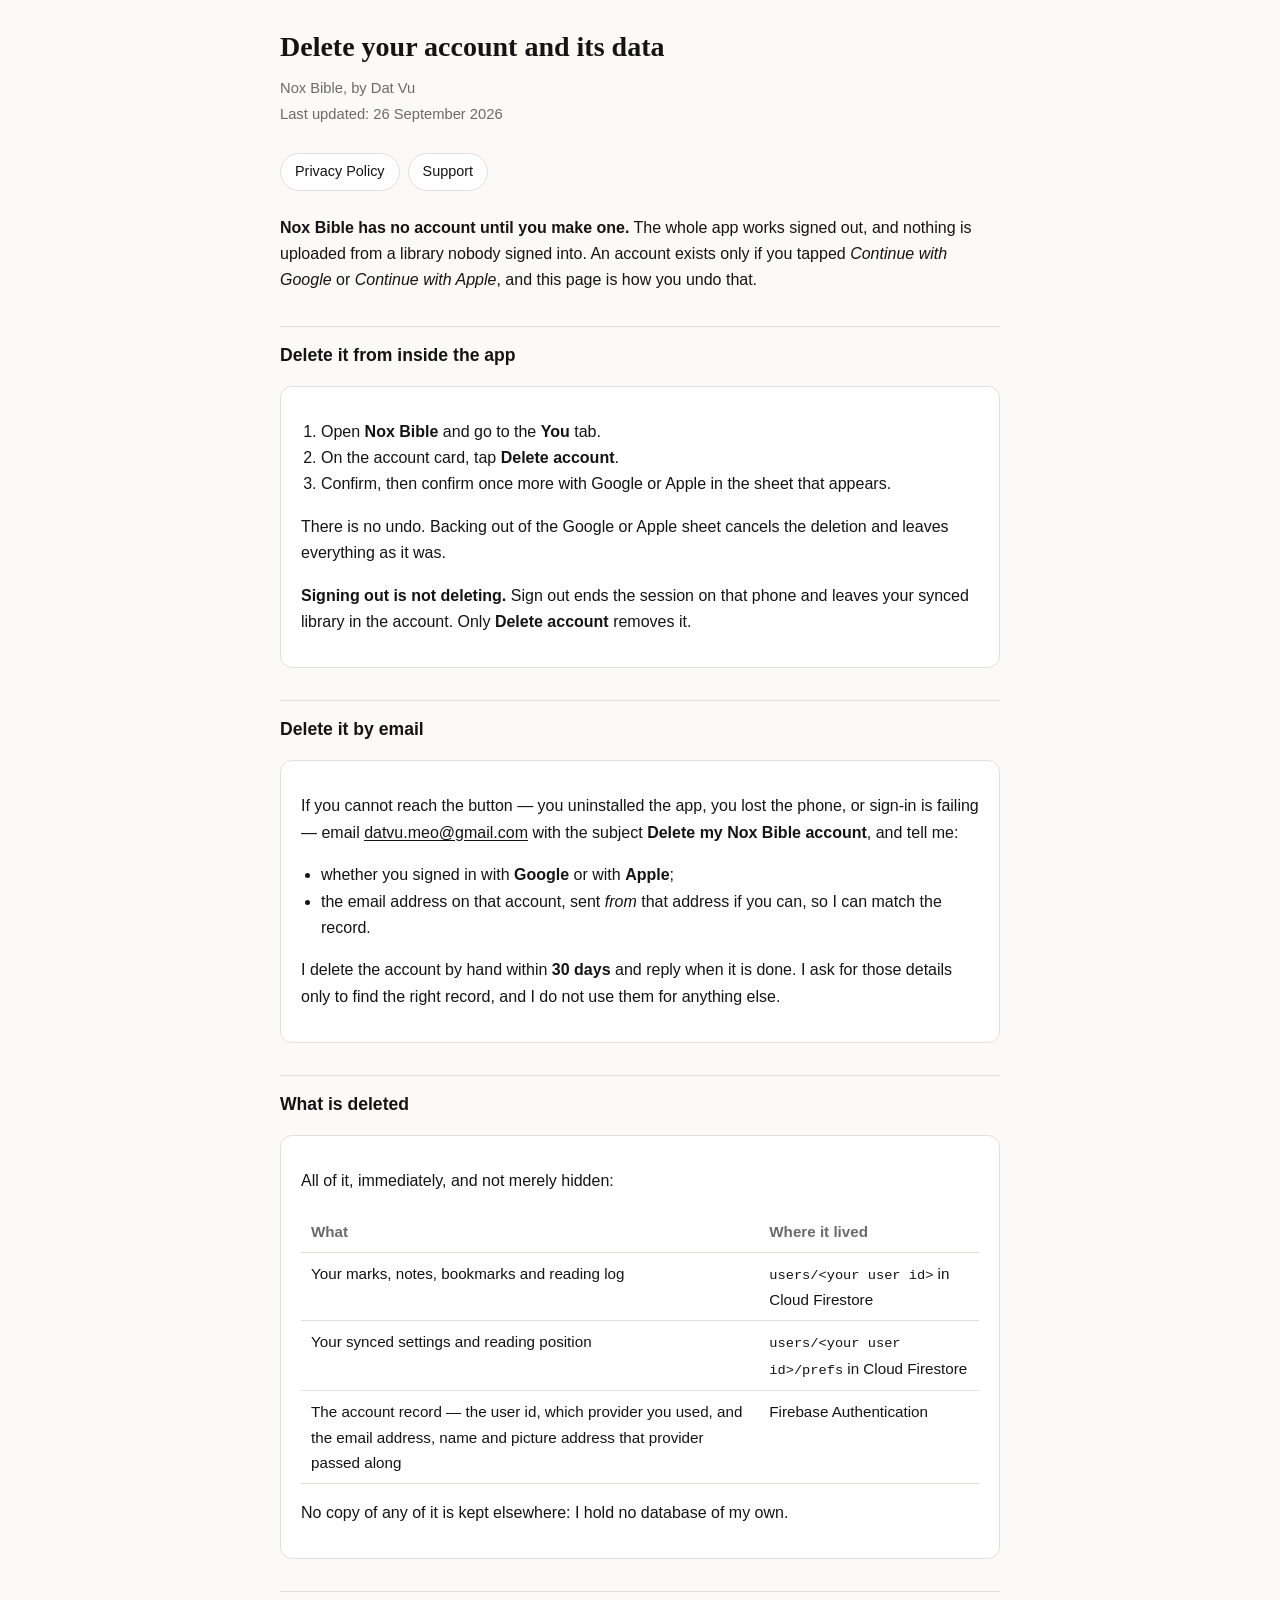
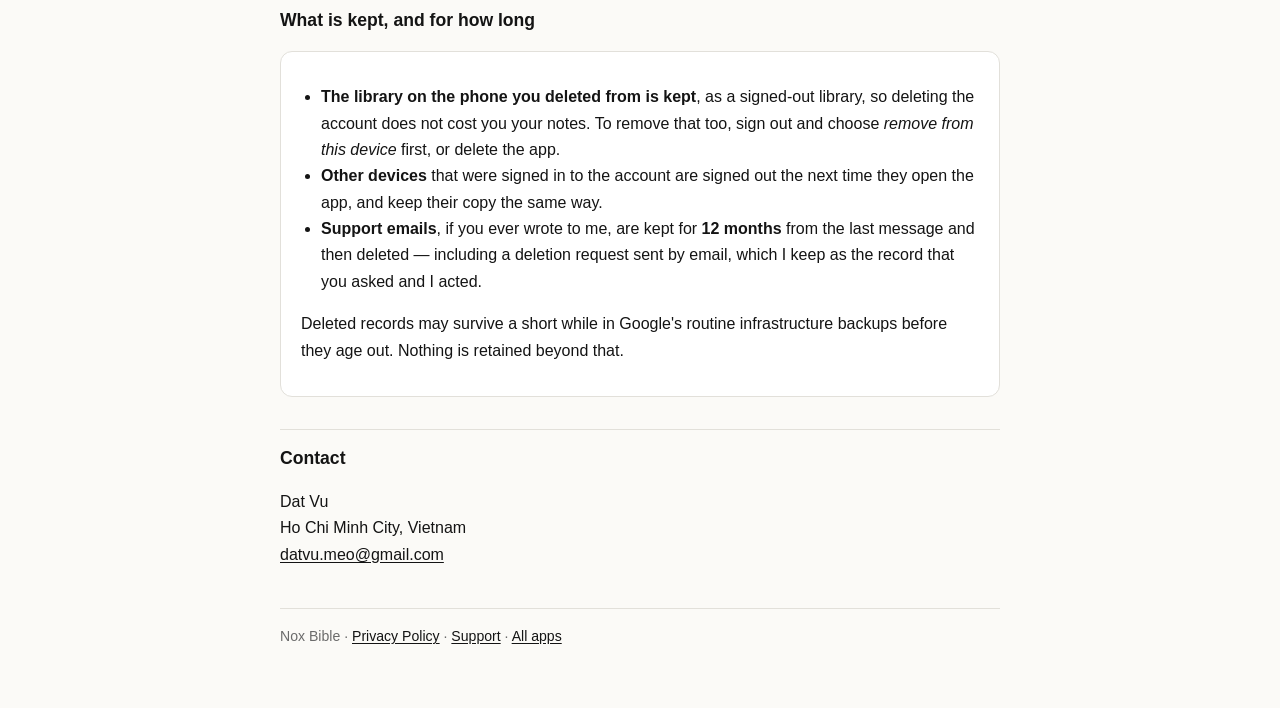
<file: noxbible/delete-account.html>
<!doctype html>
<html lang="en">
<head>
<meta charset="utf-8">
<meta name="viewport" content="width=device-width, initial-scale=1">
<title>Delete your account — Nox Bible</title>
<link rel="stylesheet" href="style.css">
</head>
<body>
<main>

<header>
  <h1>Delete your account and its data</h1>
  <p class="meta">Nox Bible, by Dat Vu</p>
  <p class="meta">Last updated: 26 September 2026</p>
</header>

<nav class="top"><a href="privacy.html">Privacy Policy</a><a href="support.html">Support</a></nav>

<p><strong>Nox Bible has no account until you make one.</strong> The whole app works signed out, and nothing is uploaded from a library nobody signed into. An account exists only if you tapped <em>Continue with Google</em> or <em>Continue with Apple</em>, and this page is how you undo that.</p>

<h2>Delete it from inside the app</h2>
<div class="card">
  <ol>
    <li>Open <strong>Nox Bible</strong> and go to the <strong>You</strong> tab.</li>
    <li>On the account card, tap <strong>Delete account</strong>.</li>
    <li>Confirm, then confirm once more with Google or Apple in the sheet that appears.</li>
  </ol>
  <p>There is no undo. Backing out of the Google or Apple sheet cancels the deletion and leaves everything as it was.</p>
  <p><strong>Signing out is not deleting.</strong> Sign out ends the session on that phone and leaves your synced library in the account. Only <strong>Delete account</strong> removes it.</p>
</div>

<h2>Delete it by email</h2>
<div class="card">
  <p>If you cannot reach the button — you uninstalled the app, you lost the phone, or sign-in is failing — email <a href="mailto:datvu.meo@gmail.com?subject=Delete%20my%20Nox%20Bible%20account">datvu.meo@gmail.com</a> with the subject <strong>Delete my Nox Bible account</strong>, and tell me:</p>
  <ul>
    <li>whether you signed in with <strong>Google</strong> or with <strong>Apple</strong>;</li>
    <li>the email address on that account, sent <em>from</em> that address if you can, so I can match the record.</li>
  </ul>
  <p>I delete the account by hand within <strong>30 days</strong> and reply when it is done. I ask for those details only to find the right record, and I do not use them for anything else.</p>
</div>

<h2>What is deleted</h2>
<div class="card">
  <p>All of it, immediately, and not merely hidden:</p>
  <div class="scroll"><table>
    <tr><th>What</th><th>Where it lived</th></tr>
    <tr><td>Your marks, notes, bookmarks and reading log</td><td><code>users/&lt;your user id&gt;</code> in Cloud Firestore</td></tr>
    <tr><td>Your synced settings and reading position</td><td><code>users/&lt;your user id&gt;/prefs</code> in Cloud Firestore</td></tr>
    <tr><td>The account record — the user id, which provider you used, and the email address, name and picture address that provider passed along</td><td>Firebase Authentication</td></tr>
  </table></div>
  <p>No copy of any of it is kept elsewhere: I hold no database of my own.</p>
</div>

<h2>What is kept, and for how long</h2>
<div class="card">
  <ul>
    <li><strong>The library on the phone you deleted from is kept</strong>, as a signed-out library, so deleting the account does not cost you your notes. To remove that too, sign out and choose <em>remove from this device</em> first, or delete the app.</li>
    <li><strong>Other devices</strong> that were signed in to the account are signed out the next time they open the app, and keep their copy the same way.</li>
    <li><strong>Support emails</strong>, if you ever wrote to me, are kept for <strong>12 months</strong> from the last message and then deleted — including a deletion request sent by email, which I keep as the record that you asked and I acted.</li>
  </ul>
  <p>Deleted records may survive a short while in Google's routine infrastructure backups before they age out. Nothing is retained beyond that.</p>
</div>

<h2>Contact</h2>
<p>
  Dat Vu<br>
  Ho Chi Minh City, Vietnam<br>
  <a href="mailto:datvu.meo@gmail.com">datvu.meo@gmail.com</a>
</p>

<footer>Nox Bible · <a href="privacy.html">Privacy Policy</a> · <a href="support.html">Support</a> · <a href="/">All apps</a></footer>

</main>
</body>
</html>
</file>
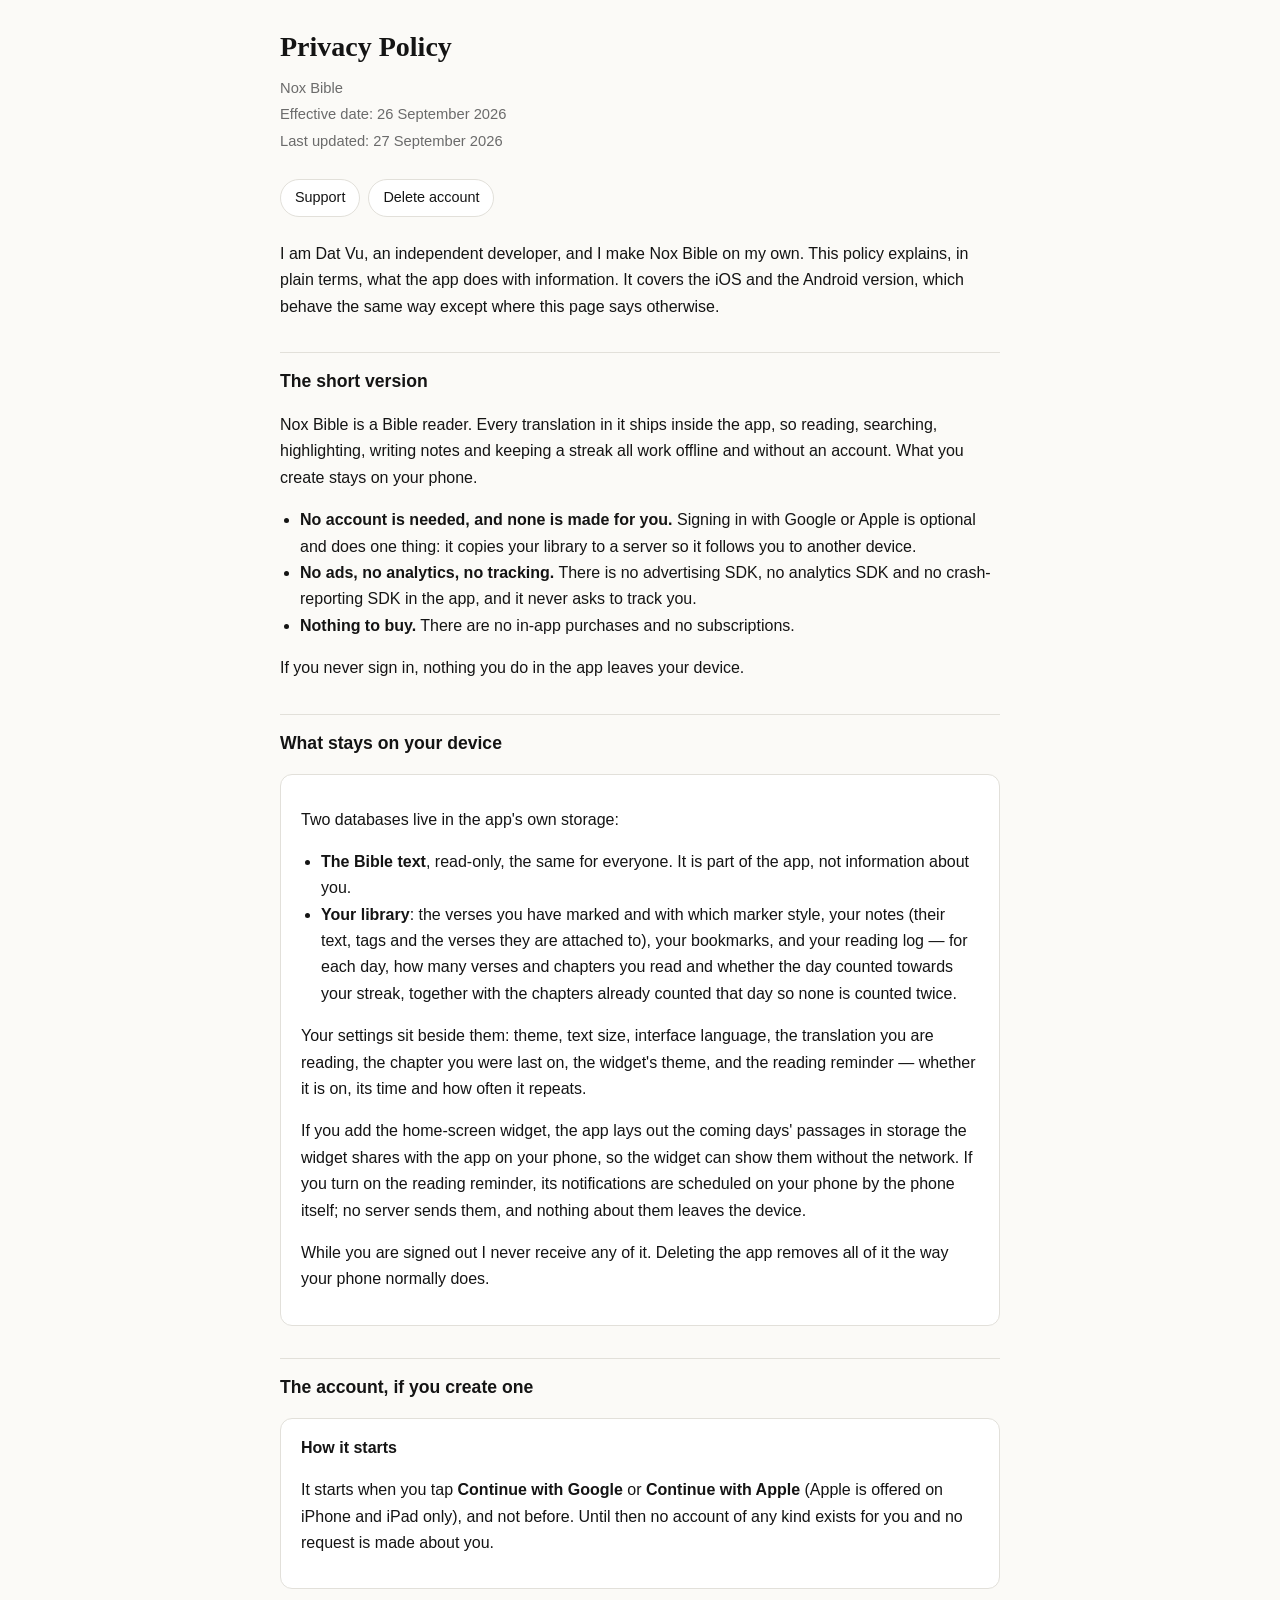
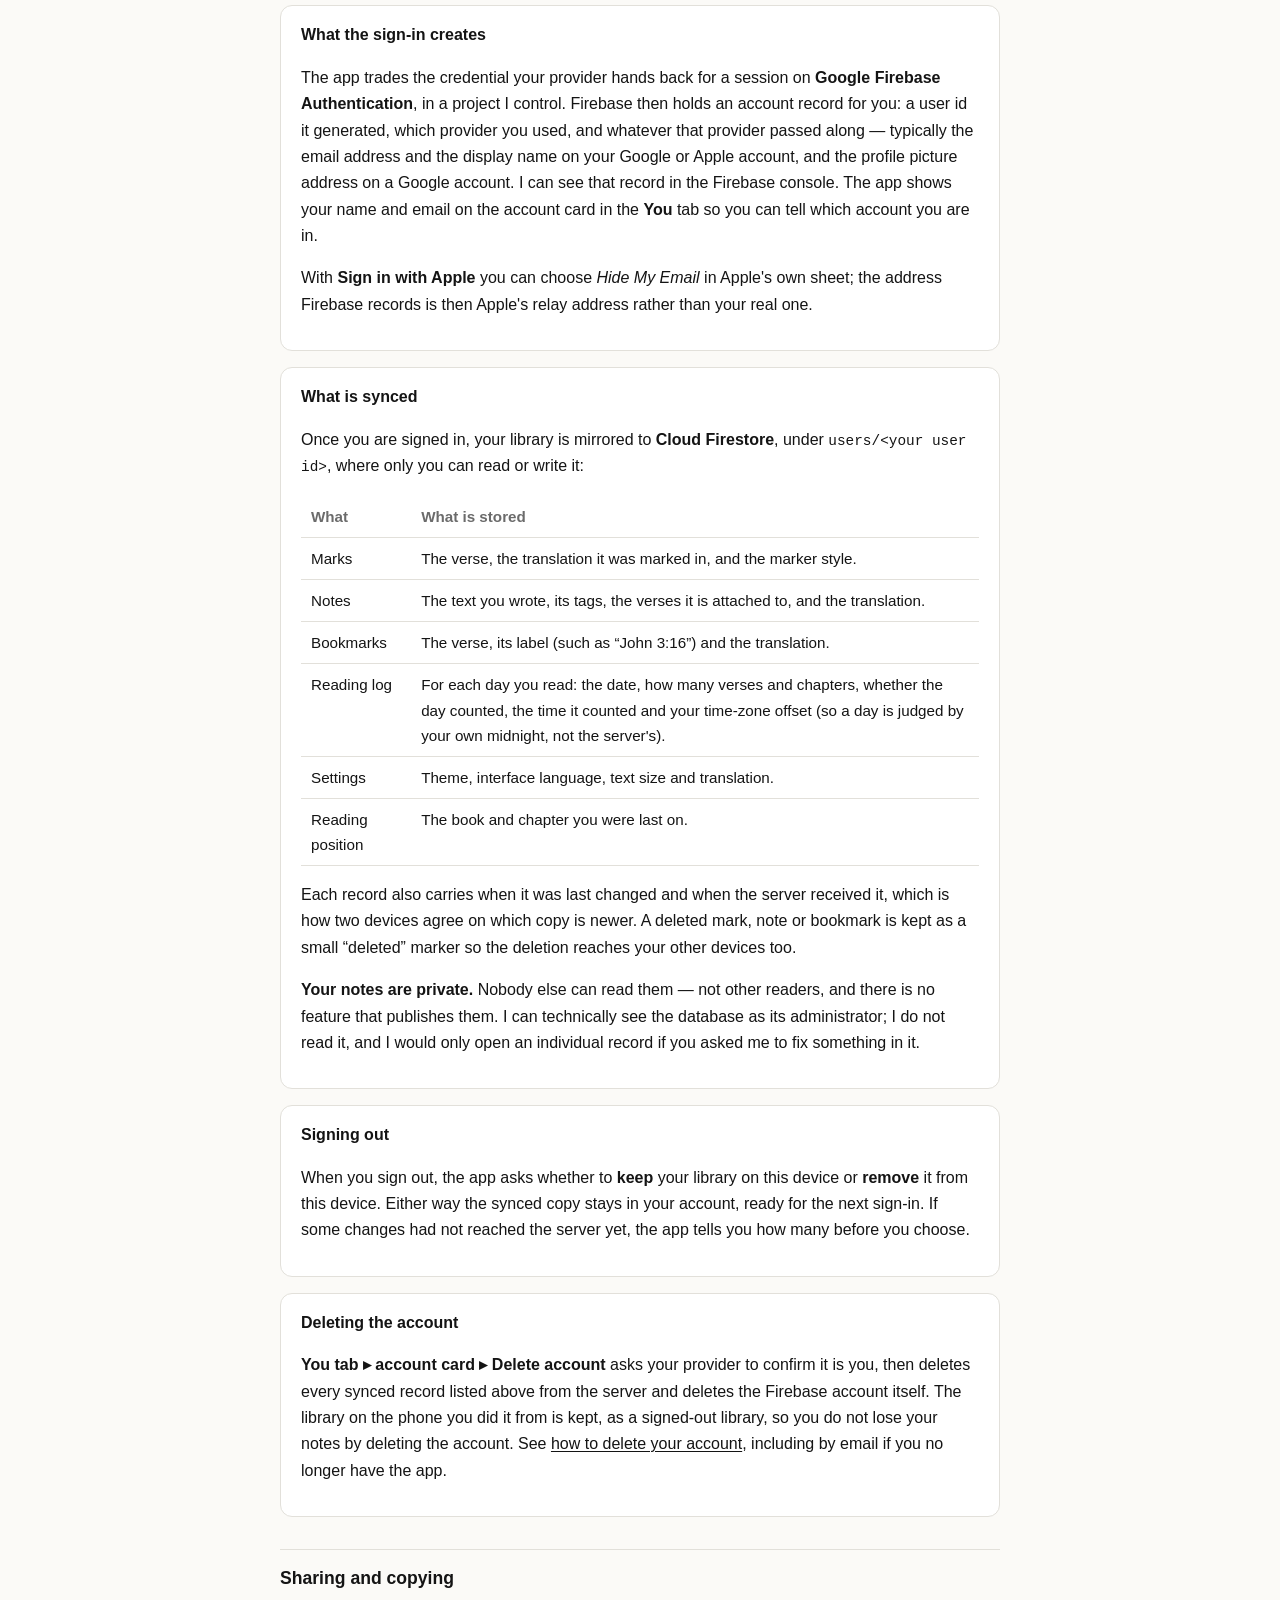
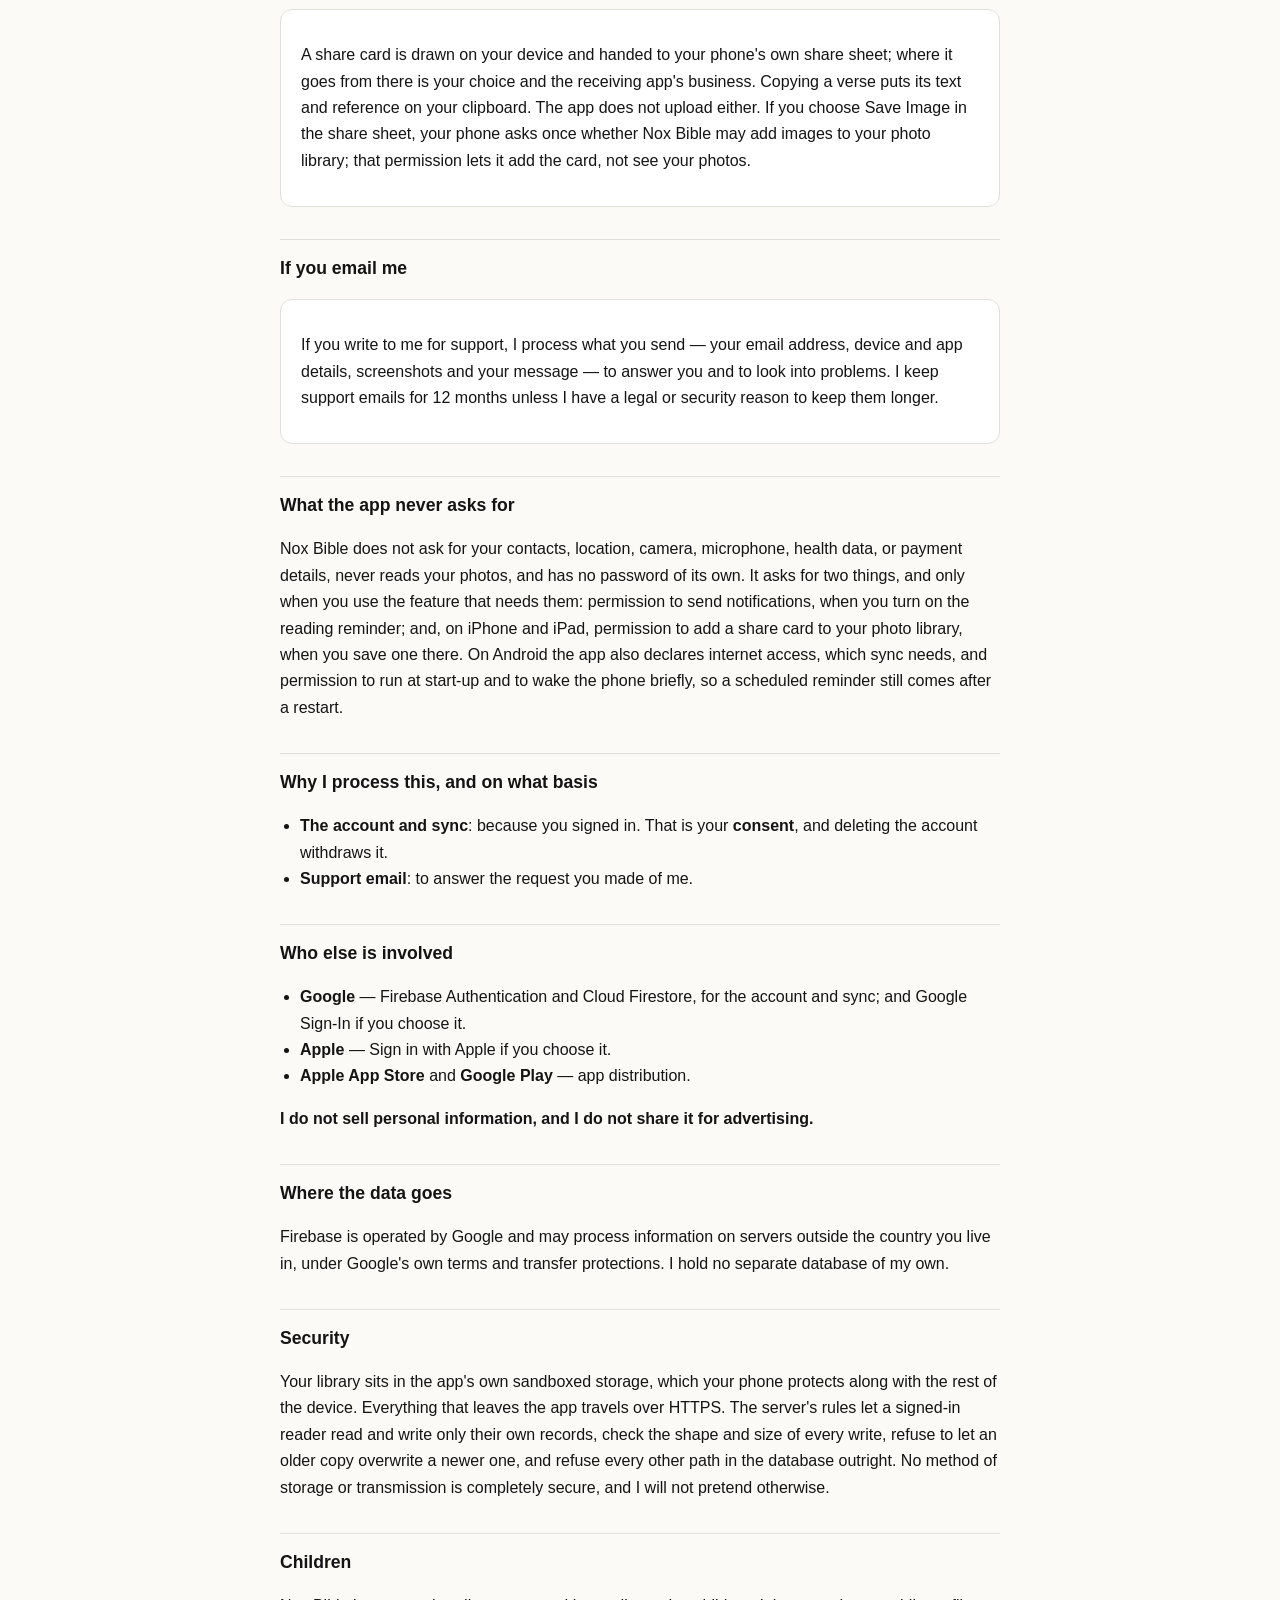
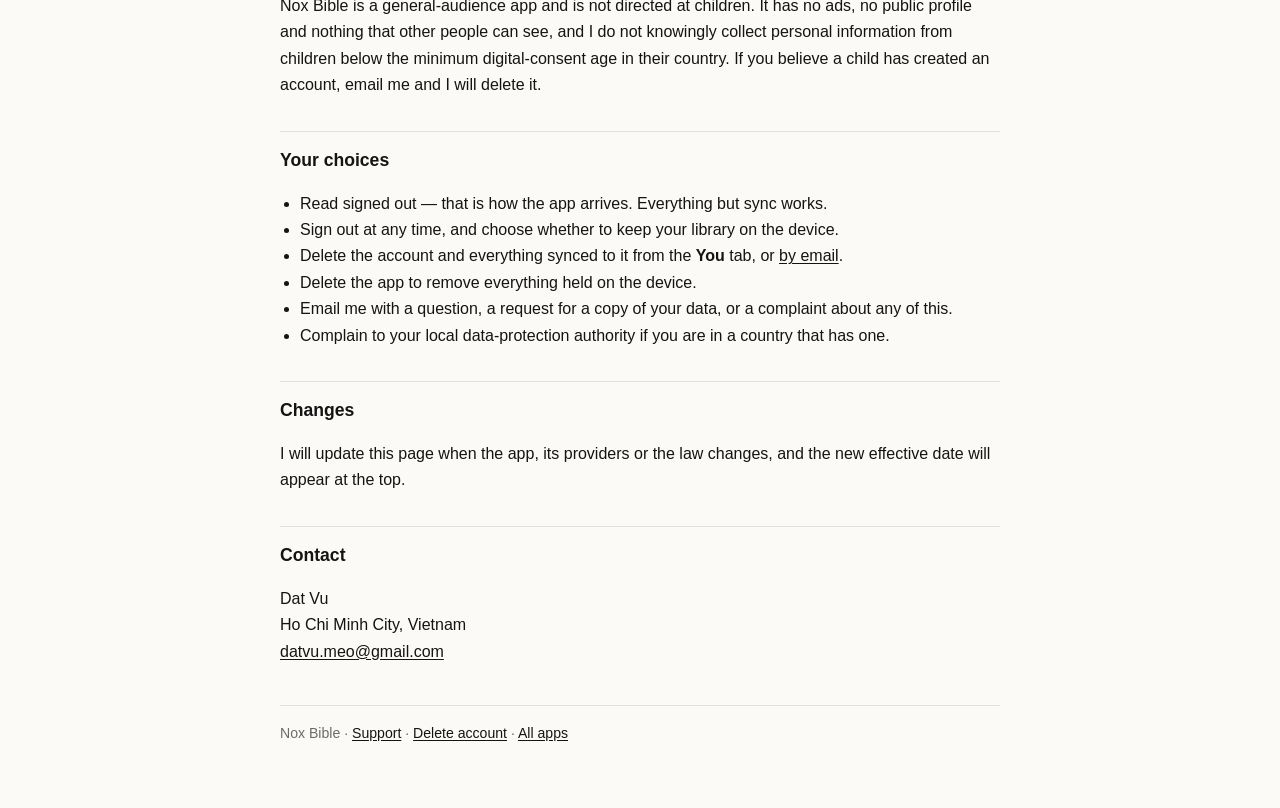
<file: noxbible/privacy.html>
<!doctype html>
<html lang="en">
<head>
<meta charset="utf-8">
<meta name="viewport" content="width=device-width, initial-scale=1">
<title>Privacy Policy — Nox Bible</title>
<link rel="stylesheet" href="style.css">
</head>
<body>
<main>

<header>
  <h1>Privacy Policy</h1>
  <p class="meta">Nox Bible</p>
  <p class="meta">Effective date: 26 September 2026</p>
  <p class="meta">Last updated: 27 September 2026</p>
</header>

<nav class="top"><a href="support.html">Support</a><a href="delete-account.html">Delete account</a></nav>

<p>I am Dat Vu, an independent developer, and I make Nox Bible on my own. This policy explains, in plain terms, what the app does with information. It covers the iOS and the Android version, which behave the same way except where this page says otherwise.</p>

<h2>The short version</h2>
<p>Nox Bible is a Bible reader. Every translation in it ships inside the app, so reading, searching, highlighting, writing notes and keeping a streak all work offline and without an account. What you create stays on your phone.</p>
<ul>
  <li><strong>No account is needed, and none is made for you.</strong> Signing in with Google or Apple is optional and does one thing: it copies your library to a server so it follows you to another device.</li>
  <li><strong>No ads, no analytics, no tracking.</strong> There is no advertising SDK, no analytics SDK and no crash-reporting SDK in the app, and it never asks to track you.</li>
  <li><strong>Nothing to buy.</strong> There are no in-app purchases and no subscriptions.</li>
</ul>
<p>If you never sign in, nothing you do in the app leaves your device.</p>

<h2>What stays on your device</h2>
<div class="card">
  <p>Two databases live in the app's own storage:</p>
  <ul>
    <li><strong>The Bible text</strong>, read-only, the same for everyone. It is part of the app, not information about you.</li>
    <li><strong>Your library</strong>: the verses you have marked and with which marker style, your notes (their text, tags and the verses they are attached to), your bookmarks, and your reading log — for each day, how many verses and chapters you read and whether the day counted towards your streak, together with the chapters already counted that day so none is counted twice.</li>
  </ul>
  <p>Your settings sit beside them: theme, text size, interface language, the translation you are reading, the chapter you were last on, the widget's theme, and the reading reminder — whether it is on, its time and how often it repeats.</p>
  <p>If you add the home-screen widget, the app lays out the coming days' passages in storage the widget shares with the app on your phone, so the widget can show them without the network. If you turn on the reading reminder, its notifications are scheduled on your phone by the phone itself; no server sends them, and nothing about them leaves the device.</p>
  <p>While you are signed out I never receive any of it. Deleting the app removes all of it the way your phone normally does.</p>
</div>

<h2 id="account">The account, if you create one</h2>
<div class="card">
  <h3>How it starts</h3>
  <p>It starts when you tap <strong>Continue with Google</strong> or <strong>Continue with Apple</strong> (Apple is offered on iPhone and iPad only), and not before. Until then no account of any kind exists for you and no request is made about you.</p>
</div>
<div class="card">
  <h3>What the sign-in creates</h3>
  <p>The app trades the credential your provider hands back for a session on <strong>Google Firebase Authentication</strong>, in a project I control. Firebase then holds an account record for you: a user id it generated, which provider you used, and whatever that provider passed along — typically the email address and the display name on your Google or Apple account, and the profile picture address on a Google account. I can see that record in the Firebase console. The app shows your name and email on the account card in the <strong>You</strong> tab so you can tell which account you are in.</p>
  <p>With <strong>Sign in with Apple</strong> you can choose <em>Hide My Email</em> in Apple's own sheet; the address Firebase records is then Apple's relay address rather than your real one.</p>
</div>
<div class="card">
  <h3>What is synced</h3>
  <p>Once you are signed in, your library is mirrored to <strong>Cloud Firestore</strong>, under <code>users/&lt;your user id&gt;</code>, where only you can read or write it:</p>
  <div class="scroll"><table>
    <tr><th>What</th><th>What is stored</th></tr>
    <tr><td>Marks</td><td>The verse, the translation it was marked in, and the marker style.</td></tr>
    <tr><td>Notes</td><td>The text you wrote, its tags, the verses it is attached to, and the translation.</td></tr>
    <tr><td>Bookmarks</td><td>The verse, its label (such as “John 3:16”) and the translation.</td></tr>
    <tr><td>Reading log</td><td>For each day you read: the date, how many verses and chapters, whether the day counted, the time it counted and your time-zone offset (so a day is judged by your own midnight, not the server's).</td></tr>
    <tr><td>Settings</td><td>Theme, interface language, text size and translation.</td></tr>
    <tr><td>Reading position</td><td>The book and chapter you were last on.</td></tr>
  </table></div>
  <p>Each record also carries when it was last changed and when the server received it, which is how two devices agree on which copy is newer. A deleted mark, note or bookmark is kept as a small “deleted” marker so the deletion reaches your other devices too.</p>
  <p><strong>Your notes are private.</strong> Nobody else can read them — not other readers, and there is no feature that publishes them. I can technically see the database as its administrator; I do not read it, and I would only open an individual record if you asked me to fix something in it.</p>
</div>
<div class="card">
  <h3>Signing out</h3>
  <p>When you sign out, the app asks whether to <strong>keep</strong> your library on this device or <strong>remove</strong> it from this device. Either way the synced copy stays in your account, ready for the next sign-in. If some changes had not reached the server yet, the app tells you how many before you choose.</p>
</div>
<div class="card">
  <h3>Deleting the account</h3>
  <p><strong>You tab ▸ account card ▸ Delete account</strong> asks your provider to confirm it is you, then deletes every synced record listed above from the server and deletes the Firebase account itself. The library on the phone you did it from is kept, as a signed-out library, so you do not lose your notes by deleting the account. See <a href="delete-account.html">how to delete your account</a>, including by email if you no longer have the app.</p>
</div>

<h2>Sharing and copying</h2>
<div class="card">
  <p>A share card is drawn on your device and handed to your phone's own share sheet; where it goes from there is your choice and the receiving app's business. Copying a verse puts its text and reference on your clipboard. The app does not upload either. If you choose Save Image in the share sheet, your phone asks once whether Nox Bible may add images to your photo library; that permission lets it add the card, not see your photos.</p>
</div>

<h2>If you email me</h2>
<div class="card">
  <p>If you write to me for support, I process what you send — your email address, device and app details, screenshots and your message — to answer you and to look into problems. I keep support emails for 12 months unless I have a legal or security reason to keep them longer.</p>
</div>

<h2>What the app never asks for</h2>
<p>Nox Bible does not ask for your contacts, location, camera, microphone, health data, or payment details, never reads your photos, and has no password of its own. It asks for two things, and only when you use the feature that needs them: permission to send notifications, when you turn on the reading reminder; and, on iPhone and iPad, permission to add a share card to your photo library, when you save one there. On Android the app also declares internet access, which sync needs, and permission to run at start-up and to wake the phone briefly, so a scheduled reminder still comes after a restart.</p>

<h2>Why I process this, and on what basis</h2>
<ul>
  <li><strong>The account and sync</strong>: because you signed in. That is your <strong>consent</strong>, and deleting the account withdraws it.</li>
  <li><strong>Support email</strong>: to answer the request you made of me.</li>
</ul>

<h2>Who else is involved</h2>
<ul>
  <li><strong>Google</strong> — Firebase Authentication and Cloud Firestore, for the account and sync; and Google Sign-In if you choose it.</li>
  <li><strong>Apple</strong> — Sign in with Apple if you choose it.</li>
  <li><strong>Apple App Store</strong> and <strong>Google Play</strong> — app distribution.</li>
</ul>
<p><strong>I do not sell personal information, and I do not share it for advertising.</strong></p>

<h2>Where the data goes</h2>
<p>Firebase is operated by Google and may process information on servers outside the country you live in, under Google's own terms and transfer protections. I hold no separate database of my own.</p>

<h2>Security</h2>
<p>Your library sits in the app's own sandboxed storage, which your phone protects along with the rest of the device. Everything that leaves the app travels over HTTPS. The server's rules let a signed-in reader read and write only their own records, check the shape and size of every write, refuse to let an older copy overwrite a newer one, and refuse every other path in the database outright. No method of storage or transmission is completely secure, and I will not pretend otherwise.</p>

<h2>Children</h2>
<p>Nox Bible is a general-audience app and is not directed at children. It has no ads, no public profile and nothing that other people can see, and I do not knowingly collect personal information from children below the minimum digital-consent age in their country. If you believe a child has created an account, email me and I will delete it.</p>

<h2>Your choices</h2>
<ul>
  <li>Read signed out — that is how the app arrives. Everything but sync works.</li>
  <li>Sign out at any time, and choose whether to keep your library on the device.</li>
  <li>Delete the account and everything synced to it from the <strong>You</strong> tab, or <a href="delete-account.html">by email</a>.</li>
  <li>Delete the app to remove everything held on the device.</li>
  <li>Email me with a question, a request for a copy of your data, or a complaint about any of this.</li>
  <li>Complain to your local data-protection authority if you are in a country that has one.</li>
</ul>

<h2>Changes</h2>
<p>I will update this page when the app, its providers or the law changes, and the new effective date will appear at the top.</p>

<h2>Contact</h2>
<p>
  Dat Vu<br>
  Ho Chi Minh City, Vietnam<br>
  <a href="mailto:datvu.meo@gmail.com">datvu.meo@gmail.com</a>
</p>

<footer>Nox Bible · <a href="support.html">Support</a> · <a href="delete-account.html">Delete account</a> · <a href="/">All apps</a></footer>

</main>
</body>
</html>
</file>
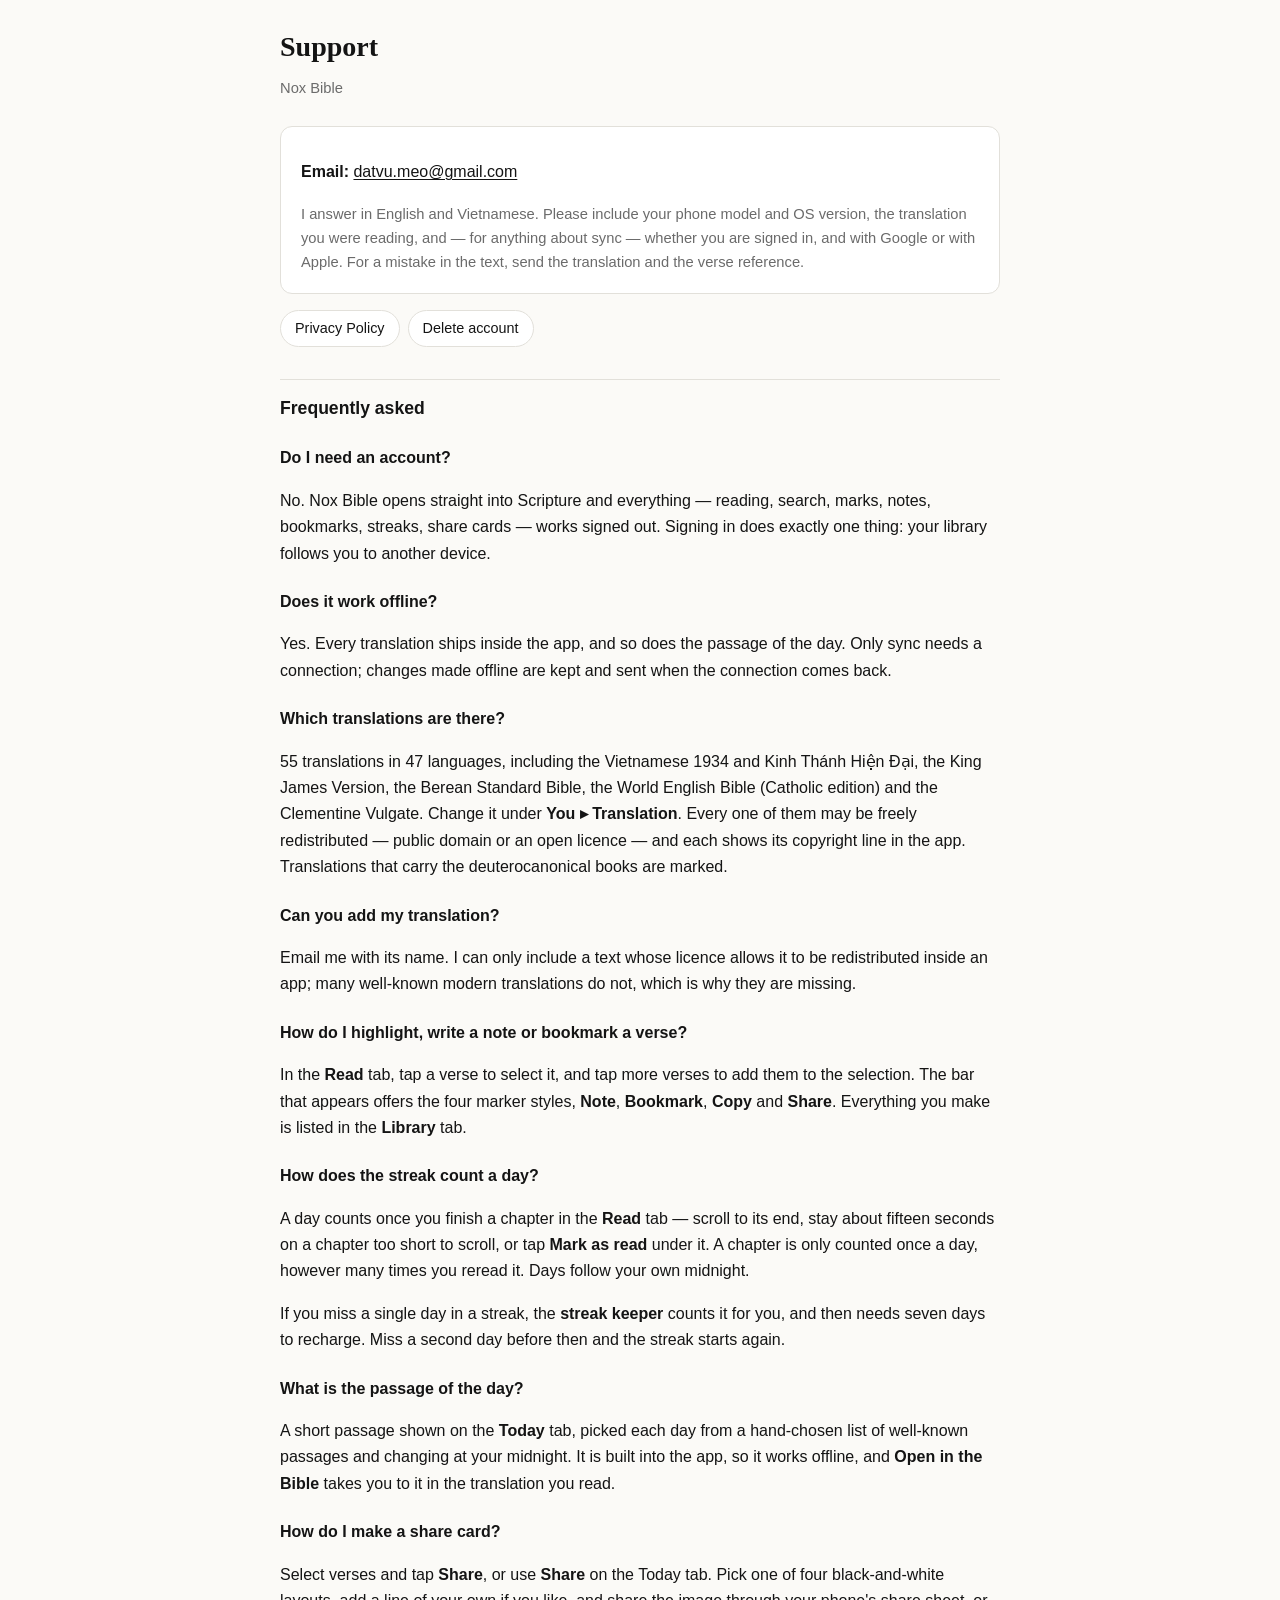
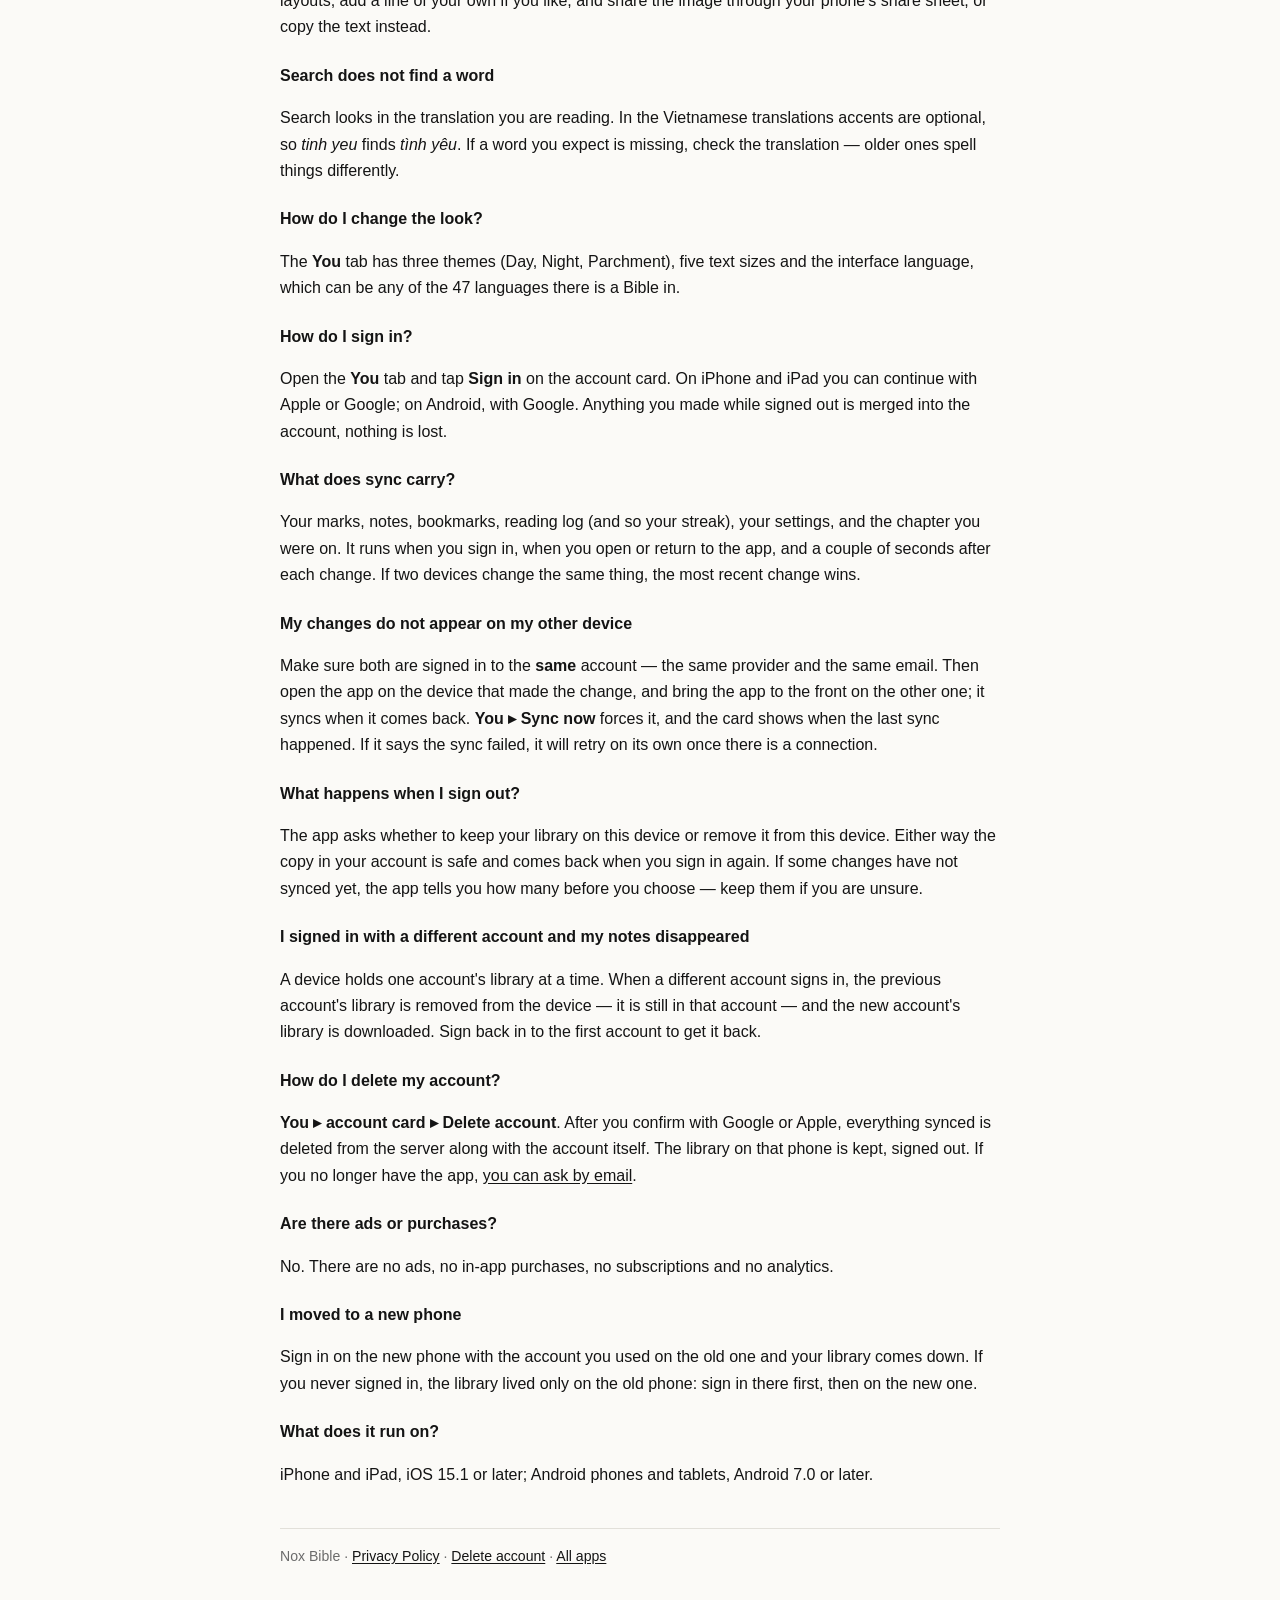
<file: noxbible/support.html>
<!doctype html>
<html lang="en">
<head>
<meta charset="utf-8">
<meta name="viewport" content="width=device-width, initial-scale=1">
<title>Support — Nox Bible</title>
<link rel="stylesheet" href="style.css">
</head>
<body>
<main>

<header>
  <h1>Support</h1>
  <p class="meta">Nox Bible</p>
</header>

<div class="card">
  <p><strong>Email:</strong> <a href="mailto:datvu.meo@gmail.com?subject=Nox%20Bible">datvu.meo@gmail.com</a></p>
  <p class="meta">I answer in English and Vietnamese. Please include your phone model and OS version, the translation you were reading, and — for anything about sync — whether you are signed in, and with Google or with Apple. For a mistake in the text, send the translation and the verse reference.</p>
</div>

<nav class="top"><a href="privacy.html">Privacy Policy</a><a href="delete-account.html">Delete account</a></nav>

<h2>Frequently asked</h2>

<h3>Do I need an account?</h3>
<p>No. Nox Bible opens straight into Scripture and everything — reading, search, marks, notes, bookmarks, streaks, share cards — works signed out. Signing in does exactly one thing: your library follows you to another device.</p>

<h3>Does it work offline?</h3>
<p>Yes. Every translation ships inside the app, and so does the passage of the day. Only sync needs a connection; changes made offline are kept and sent when the connection comes back.</p>

<h3>Which translations are there?</h3>
<p>55 translations in 47 languages, including the Vietnamese 1934 and Kinh Thánh Hiện Đại, the King James Version, the Berean Standard Bible, the World English Bible (Catholic edition) and the Clementine Vulgate. Change it under <strong>You ▸ Translation</strong>. Every one of them may be freely redistributed — public domain or an open licence — and each shows its copyright line in the app. Translations that carry the deuterocanonical books are marked.</p>

<h3>Can you add my translation?</h3>
<p>Email me with its name. I can only include a text whose licence allows it to be redistributed inside an app; many well-known modern translations do not, which is why they are missing.</p>

<h3>How do I highlight, write a note or bookmark a verse?</h3>
<p>In the <strong>Read</strong> tab, tap a verse to select it, and tap more verses to add them to the selection. The bar that appears offers the four marker styles, <strong>Note</strong>, <strong>Bookmark</strong>, <strong>Copy</strong> and <strong>Share</strong>. Everything you make is listed in the <strong>Library</strong> tab.</p>

<h3>How does the streak count a day?</h3>
<p>A day counts once you finish a chapter in the <strong>Read</strong> tab — scroll to its end, stay about fifteen seconds on a chapter too short to scroll, or tap <strong>Mark as read</strong> under it. A chapter is only counted once a day, however many times you reread it. Days follow your own midnight.</p>
<p>If you miss a single day in a streak, the <strong>streak keeper</strong> counts it for you, and then needs seven days to recharge. Miss a second day before then and the streak starts again.</p>

<h3>What is the passage of the day?</h3>
<p>A short passage shown on the <strong>Today</strong> tab, picked each day from a hand-chosen list of well-known passages and changing at your midnight. It is built into the app, so it works offline, and <strong>Open in the Bible</strong> takes you to it in the translation you read.</p>

<h3>How do I make a share card?</h3>
<p>Select verses and tap <strong>Share</strong>, or use <strong>Share</strong> on the Today tab. Pick one of four black-and-white layouts, add a line of your own if you like, and share the image through your phone's share sheet, or copy the text instead.</p>

<h3>Search does not find a word</h3>
<p>Search looks in the translation you are reading. In the Vietnamese translations accents are optional, so <em>tinh yeu</em> finds <em>tình yêu</em>. If a word you expect is missing, check the translation — older ones spell things differently.</p>

<h3>How do I change the look?</h3>
<p>The <strong>You</strong> tab has three themes (Day, Night, Parchment), five text sizes and the interface language, which can be any of the 47 languages there is a Bible in.</p>

<h3>How do I sign in?</h3>
<p>Open the <strong>You</strong> tab and tap <strong>Sign in</strong> on the account card. On iPhone and iPad you can continue with Apple or Google; on Android, with Google. Anything you made while signed out is merged into the account, nothing is lost.</p>

<h3>What does sync carry?</h3>
<p>Your marks, notes, bookmarks, reading log (and so your streak), your settings, and the chapter you were on. It runs when you sign in, when you open or return to the app, and a couple of seconds after each change. If two devices change the same thing, the most recent change wins.</p>

<h3>My changes do not appear on my other device</h3>
<p>Make sure both are signed in to the <strong>same</strong> account — the same provider and the same email. Then open the app on the device that made the change, and bring the app to the front on the other one; it syncs when it comes back. <strong>You ▸ Sync now</strong> forces it, and the card shows when the last sync happened. If it says the sync failed, it will retry on its own once there is a connection.</p>

<h3>What happens when I sign out?</h3>
<p>The app asks whether to keep your library on this device or remove it from this device. Either way the copy in your account is safe and comes back when you sign in again. If some changes have not synced yet, the app tells you how many before you choose — keep them if you are unsure.</p>

<h3>I signed in with a different account and my notes disappeared</h3>
<p>A device holds one account's library at a time. When a different account signs in, the previous account's library is removed from the device — it is still in that account — and the new account's library is downloaded. Sign back in to the first account to get it back.</p>

<h3>How do I delete my account?</h3>
<p><strong>You ▸ account card ▸ Delete account</strong>. After you confirm with Google or Apple, everything synced is deleted from the server along with the account itself. The library on that phone is kept, signed out. If you no longer have the app, <a href="delete-account.html">you can ask by email</a>.</p>

<h3>Are there ads or purchases?</h3>
<p>No. There are no ads, no in-app purchases, no subscriptions and no analytics.</p>

<h3>I moved to a new phone</h3>
<p>Sign in on the new phone with the account you used on the old one and your library comes down. If you never signed in, the library lived only on the old phone: sign in there first, then on the new one.</p>

<h3>What does it run on?</h3>
<p>iPhone and iPad, iOS 15.1 or later; Android phones and tablets, Android 7.0 or later.</p>

<footer>Nox Bible · <a href="privacy.html">Privacy Policy</a> · <a href="delete-account.html">Delete account</a> · <a href="/">All apps</a></footer>

</main>
</body>
</html>
</file>
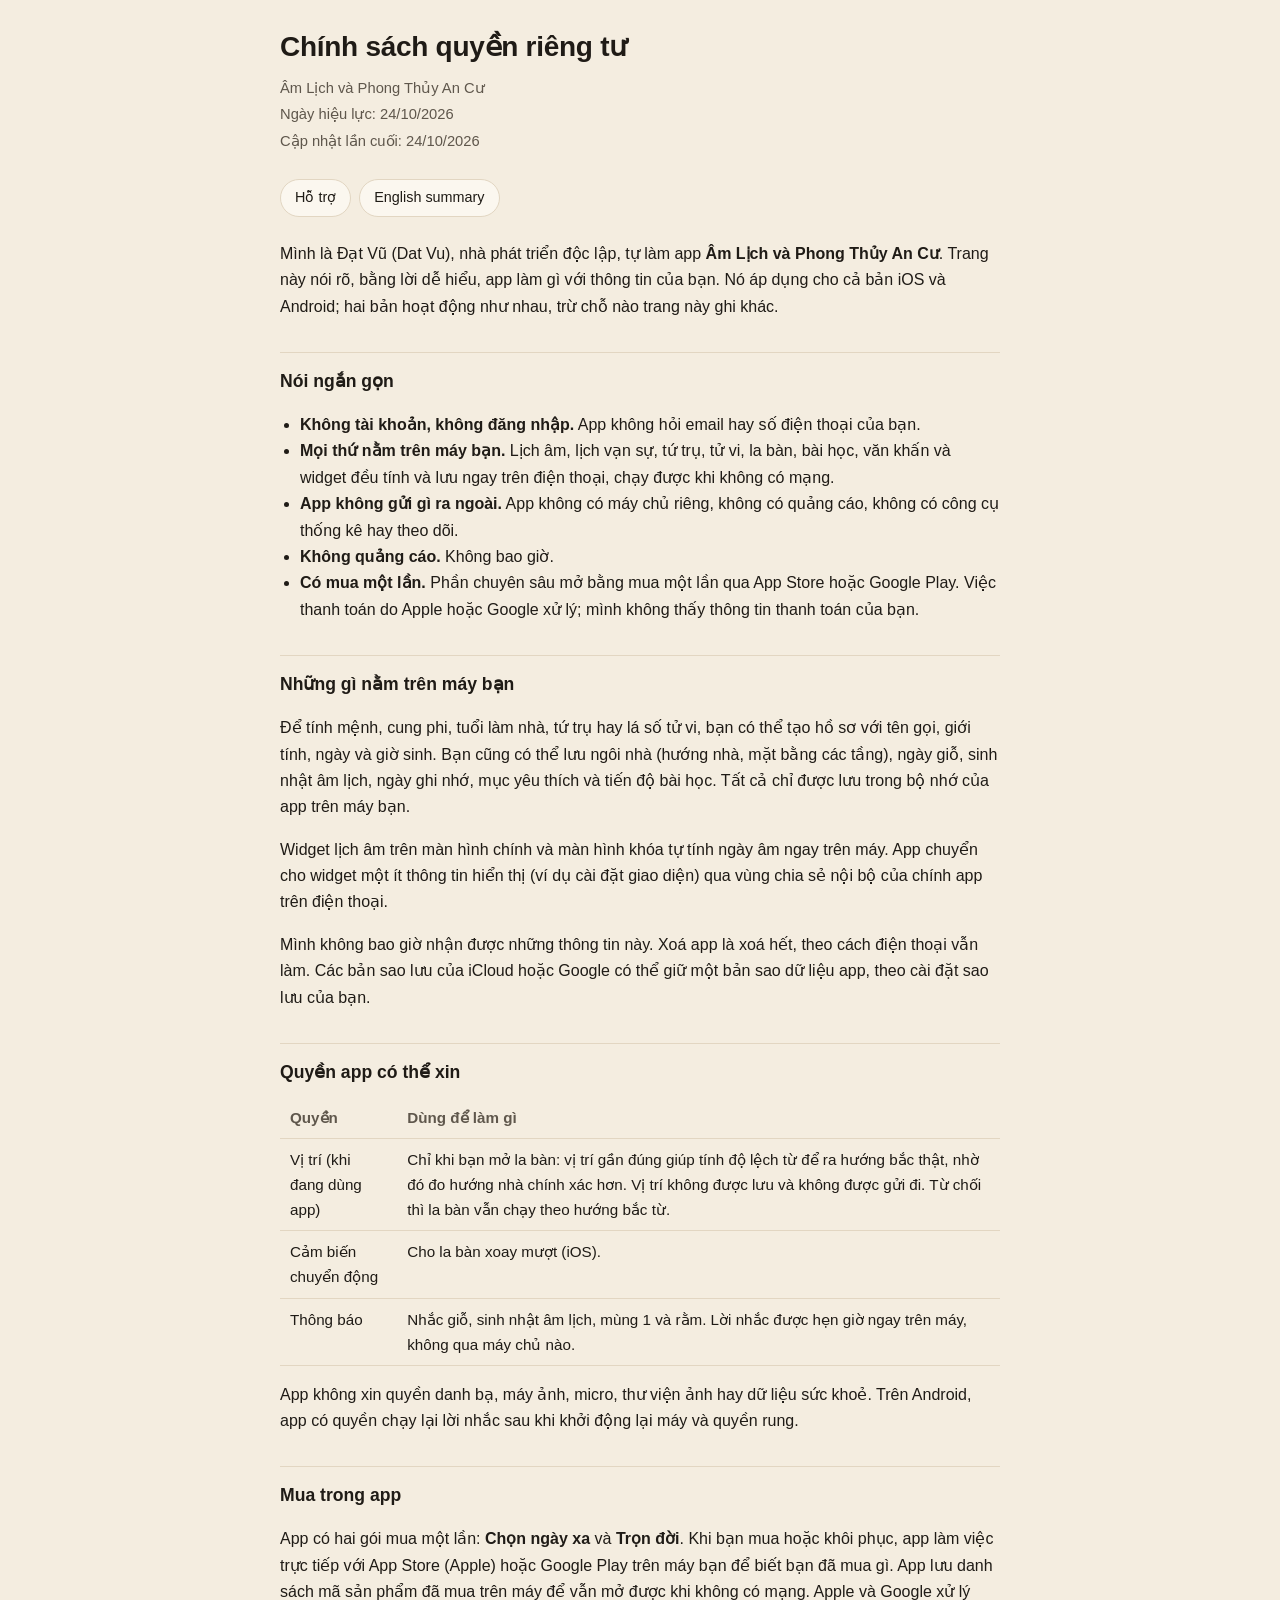
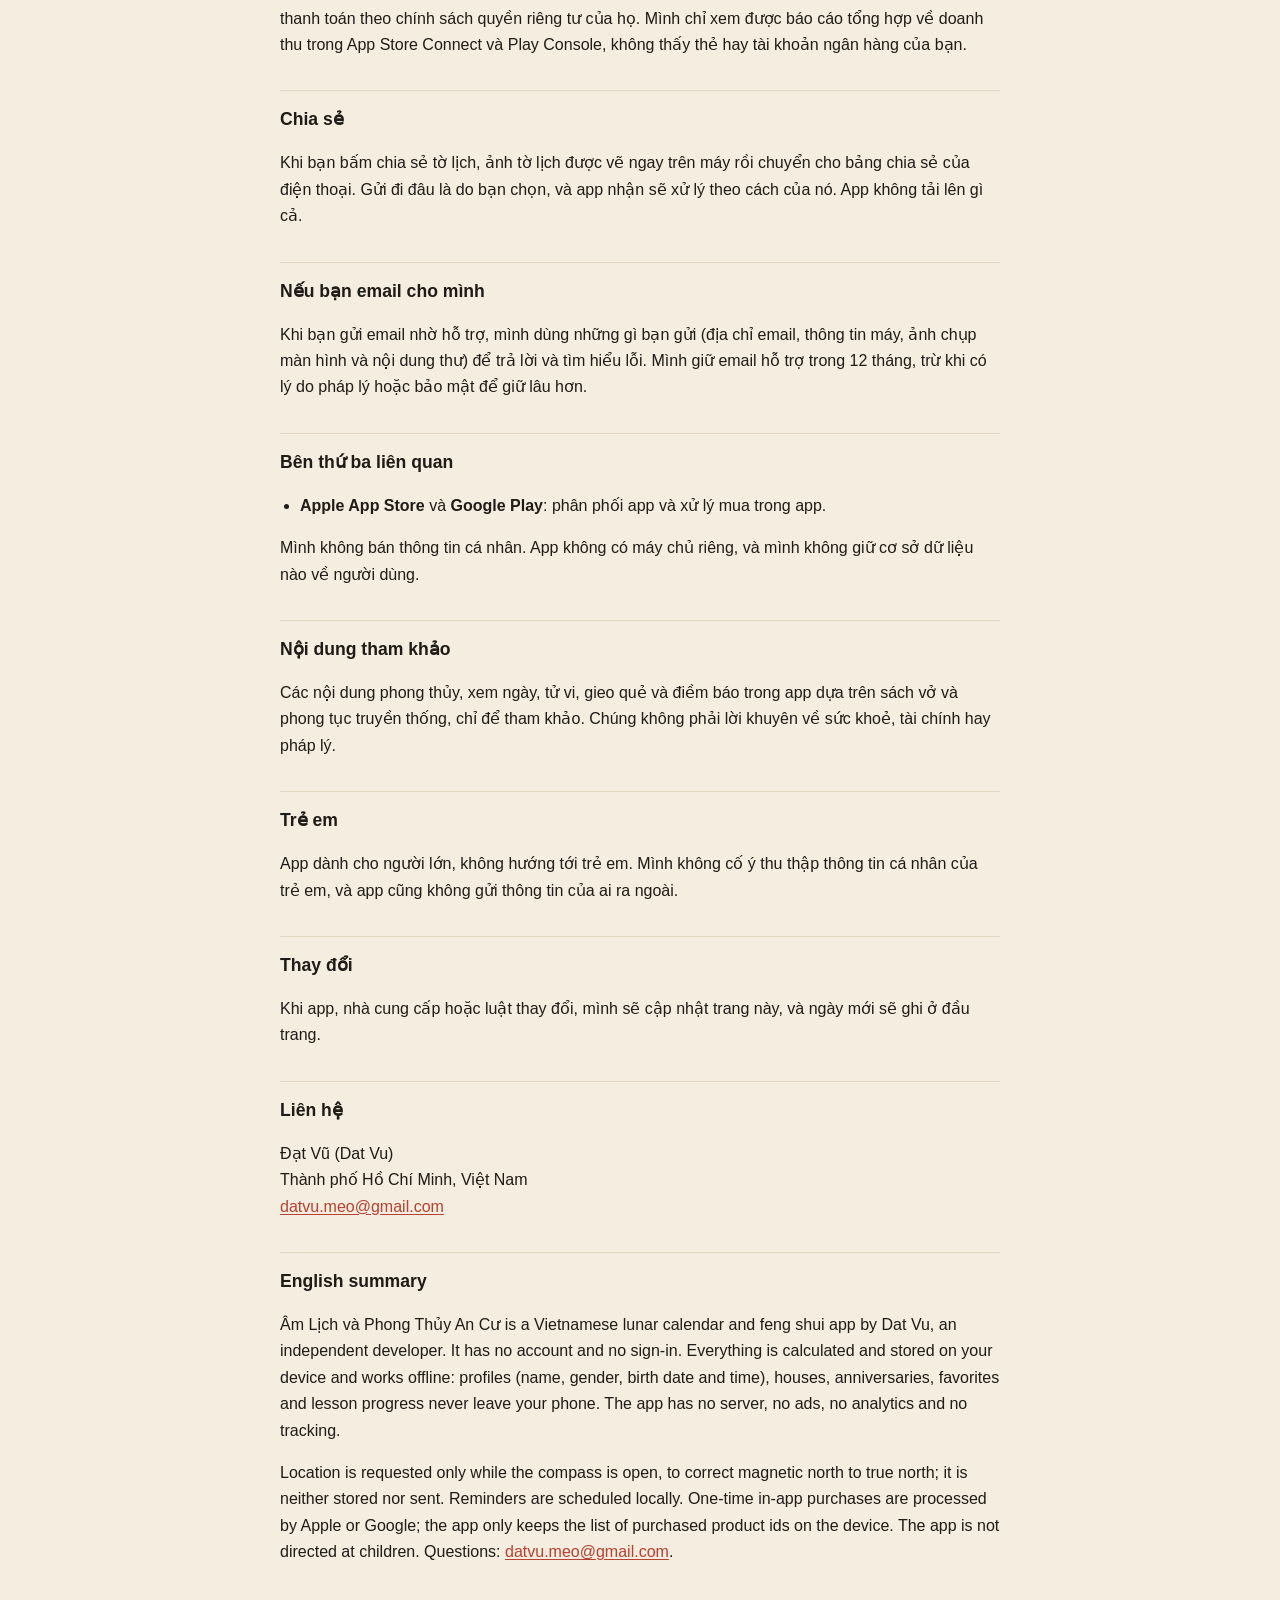
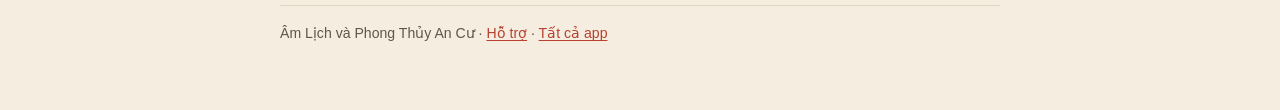
<file: phongthuy/privacy.html>
<!doctype html>
<html lang="vi">
<head>
<meta charset="utf-8">
<meta name="viewport" content="width=device-width, initial-scale=1">
<title>Chính sách quyền riêng tư — Âm Lịch và Phong Thủy An Cư</title>
<link rel="stylesheet" href="style.css">
</head>
<body>
<main>

<header>
  <h1>Chính sách quyền riêng tư</h1>
  <p class="meta">Âm Lịch và Phong Thủy An Cư</p>
  <p class="meta">Ngày hiệu lực: 24/10/2026</p>
  <p class="meta">Cập nhật lần cuối: 24/10/2026</p>
</header>

<nav class="top"><a href="support.html">Hỗ trợ</a><a href="#english">English summary</a></nav>

<p>Mình là Đạt Vũ (Dat Vu), nhà phát triển độc lập, tự làm app <strong>Âm Lịch và Phong Thủy An Cư</strong>. Trang này nói rõ, bằng lời dễ hiểu, app làm gì với thông tin của bạn. Nó áp dụng cho cả bản iOS và Android; hai bản hoạt động như nhau, trừ chỗ nào trang này ghi khác.</p>

<h2>Nói ngắn gọn</h2>
<ul>
  <li><strong>Không tài khoản, không đăng nhập.</strong> App không hỏi email hay số điện thoại của bạn.</li>
  <li><strong>Mọi thứ nằm trên máy bạn.</strong> Lịch âm, lịch vạn sự, tứ trụ, tử vi, la bàn, bài học, văn khấn và widget đều tính và lưu ngay trên điện thoại, chạy được khi không có mạng.</li>
  <li><strong>App không gửi gì ra ngoài.</strong> App không có máy chủ riêng, không có quảng cáo, không có công cụ thống kê hay theo dõi.</li>
  <li><strong>Không quảng cáo.</strong> Không bao giờ.</li>
  <li><strong>Có mua một lần.</strong> Phần chuyên sâu mở bằng mua một lần qua App Store hoặc Google Play. Việc thanh toán do Apple hoặc Google xử lý; mình không thấy thông tin thanh toán của bạn.</li>
</ul>

<h2>Những gì nằm trên máy bạn</h2>
<p>Để tính mệnh, cung phi, tuổi làm nhà, tứ trụ hay lá số tử vi, bạn có thể tạo hồ sơ với tên gọi, giới tính, ngày và giờ sinh. Bạn cũng có thể lưu ngôi nhà (hướng nhà, mặt bằng các tầng), ngày giỗ, sinh nhật âm lịch, ngày ghi nhớ, mục yêu thích và tiến độ bài học. Tất cả chỉ được lưu trong bộ nhớ của app trên máy bạn.</p>
<p>Widget lịch âm trên màn hình chính và màn hình khóa tự tính ngày âm ngay trên máy. App chuyển cho widget một ít thông tin hiển thị (ví dụ cài đặt giao diện) qua vùng chia sẻ nội bộ của chính app trên điện thoại.</p>
<p>Mình không bao giờ nhận được những thông tin này. Xoá app là xoá hết, theo cách điện thoại vẫn làm. Các bản sao lưu của iCloud hoặc Google có thể giữ một bản sao dữ liệu app, theo cài đặt sao lưu của bạn.</p>

<h2>Quyền app có thể xin</h2>
<div class="scroll"><table>
  <tr><th>Quyền</th><th>Dùng để làm gì</th></tr>
  <tr><td>Vị trí (khi đang dùng app)</td><td>Chỉ khi bạn mở la bàn: vị trí gần đúng giúp tính độ lệch từ để ra hướng bắc thật, nhờ đó đo hướng nhà chính xác hơn. Vị trí không được lưu và không được gửi đi. Từ chối thì la bàn vẫn chạy theo hướng bắc từ.</td></tr>
  <tr><td>Cảm biến chuyển động</td><td>Cho la bàn xoay mượt (iOS).</td></tr>
  <tr><td>Thông báo</td><td>Nhắc giỗ, sinh nhật âm lịch, mùng 1 và rằm. Lời nhắc được hẹn giờ ngay trên máy, không qua máy chủ nào.</td></tr>
</table></div>
<p>App không xin quyền danh bạ, máy ảnh, micro, thư viện ảnh hay dữ liệu sức khoẻ. Trên Android, app có quyền chạy lại lời nhắc sau khi khởi động lại máy và quyền rung.</p>

<h2>Mua trong app</h2>
<p>App có hai gói mua một lần: <strong>Chọn ngày xa</strong> và <strong>Trọn đời</strong>. Khi bạn mua hoặc khôi phục, app làm việc trực tiếp với App Store (Apple) hoặc Google Play trên máy bạn để biết bạn đã mua gì. App lưu danh sách mã sản phẩm đã mua trên máy để vẫn mở được khi không có mạng. Apple và Google xử lý thanh toán theo chính sách quyền riêng tư của họ. Mình chỉ xem được báo cáo tổng hợp về doanh thu trong App Store Connect và Play Console, không thấy thẻ hay tài khoản ngân hàng của bạn.</p>

<h2>Chia sẻ</h2>
<p>Khi bạn bấm chia sẻ tờ lịch, ảnh tờ lịch được vẽ ngay trên máy rồi chuyển cho bảng chia sẻ của điện thoại. Gửi đi đâu là do bạn chọn, và app nhận sẽ xử lý theo cách của nó. App không tải lên gì cả.</p>

<h2>Nếu bạn email cho mình</h2>
<p>Khi bạn gửi email nhờ hỗ trợ, mình dùng những gì bạn gửi (địa chỉ email, thông tin máy, ảnh chụp màn hình và nội dung thư) để trả lời và tìm hiểu lỗi. Mình giữ email hỗ trợ trong 12 tháng, trừ khi có lý do pháp lý hoặc bảo mật để giữ lâu hơn.</p>

<h2>Bên thứ ba liên quan</h2>
<ul>
  <li><strong>Apple App Store</strong> và <strong>Google Play</strong>: phân phối app và xử lý mua trong app.</li>
</ul>
<p>Mình không bán thông tin cá nhân. App không có máy chủ riêng, và mình không giữ cơ sở dữ liệu nào về người dùng.</p>

<h2>Nội dung tham khảo</h2>
<p>Các nội dung phong thủy, xem ngày, tử vi, gieo quẻ và điềm báo trong app dựa trên sách vở và phong tục truyền thống, chỉ để tham khảo. Chúng không phải lời khuyên về sức khoẻ, tài chính hay pháp lý.</p>

<h2>Trẻ em</h2>
<p>App dành cho người lớn, không hướng tới trẻ em. Mình không cố ý thu thập thông tin cá nhân của trẻ em, và app cũng không gửi thông tin của ai ra ngoài.</p>

<h2>Thay đổi</h2>
<p>Khi app, nhà cung cấp hoặc luật thay đổi, mình sẽ cập nhật trang này, và ngày mới sẽ ghi ở đầu trang.</p>

<h2>Liên hệ</h2>
<p>Đạt Vũ (Dat Vu)<br>Thành phố Hồ Chí Minh, Việt Nam<br><a href="mailto:datvu.meo@gmail.com?subject=%C3%82m%20L%E1%BB%8Bch%20v%C3%A0%20Phong%20Th%E1%BB%A7y%20An%20C%C6%B0">datvu.meo@gmail.com</a></p>

<h2 id="english">English summary</h2>
<p>Âm Lịch và Phong Thủy An Cư is a Vietnamese lunar calendar and feng shui app by Dat Vu, an independent developer. It has no account and no sign-in. Everything is calculated and stored on your device and works offline: profiles (name, gender, birth date and time), houses, anniversaries, favorites and lesson progress never leave your phone. The app has no server, no ads, no analytics and no tracking.</p>
<p>Location is requested only while the compass is open, to correct magnetic north to true north; it is neither stored nor sent. Reminders are scheduled locally. One-time in-app purchases are processed by Apple or Google; the app only keeps the list of purchased product ids on the device. The app is not directed at children. Questions: <a href="mailto:datvu.meo@gmail.com">datvu.meo@gmail.com</a>.</p>

<footer>Âm Lịch và Phong Thủy An Cư · <a href="support.html">Hỗ trợ</a> · <a href="/">Tất cả app</a></footer>

</main>
</body>
</html>
</file>
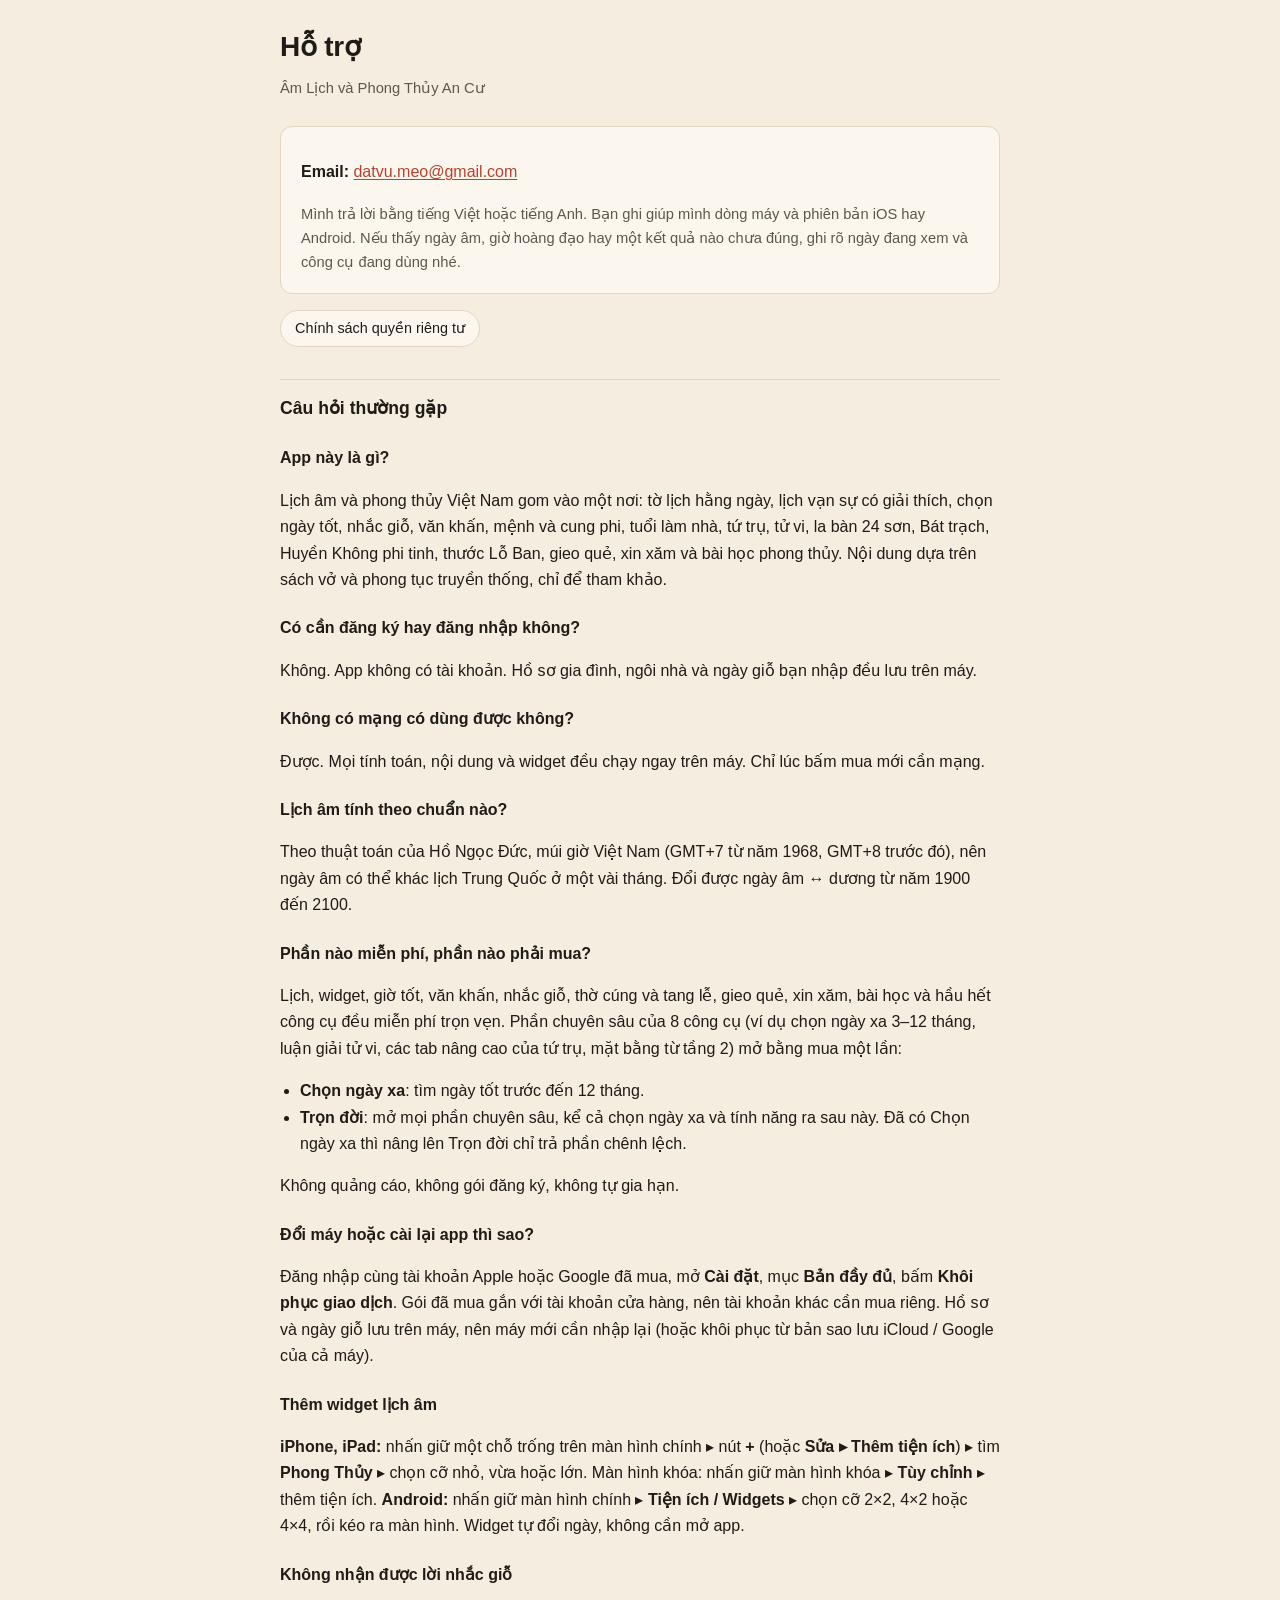
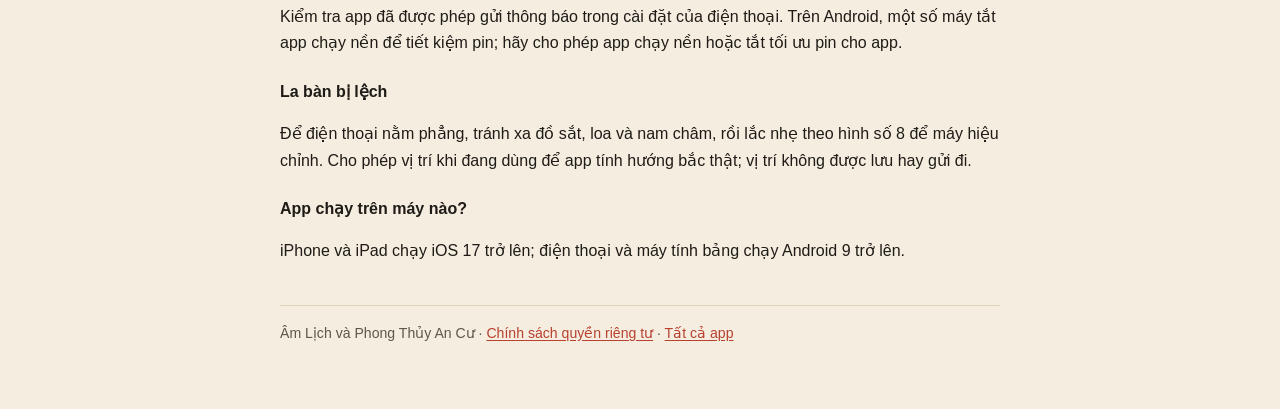
<file: phongthuy/support.html>
<!doctype html>
<html lang="vi">
<head>
<meta charset="utf-8">
<meta name="viewport" content="width=device-width, initial-scale=1">
<title>Hỗ trợ — Âm Lịch và Phong Thủy An Cư</title>
<link rel="stylesheet" href="style.css">
</head>
<body>
<main>

<header>
  <h1>Hỗ trợ</h1>
  <p class="meta">Âm Lịch và Phong Thủy An Cư</p>
</header>

<div class="card">
  <p><strong>Email:</strong> <a href="mailto:datvu.meo@gmail.com?subject=%C3%82m%20L%E1%BB%8Bch%20v%C3%A0%20Phong%20Th%E1%BB%A7y%20An%20C%C6%B0">datvu.meo@gmail.com</a></p>
  <p class="meta">Mình trả lời bằng tiếng Việt hoặc tiếng Anh. Bạn ghi giúp mình dòng máy và phiên bản iOS hay Android. Nếu thấy ngày âm, giờ hoàng đạo hay một kết quả nào chưa đúng, ghi rõ ngày đang xem và công cụ đang dùng nhé.</p>
</div>

<nav class="top"><a href="privacy.html">Chính sách quyền riêng tư</a></nav>

<h2>Câu hỏi thường gặp</h2>

<h3>App này là gì?</h3>
<p>Lịch âm và phong thủy Việt Nam gom vào một nơi: tờ lịch hằng ngày, lịch vạn sự có giải thích, chọn ngày tốt, nhắc giỗ, văn khấn, mệnh và cung phi, tuổi làm nhà, tứ trụ, tử vi, la bàn 24 sơn, Bát trạch, Huyền Không phi tinh, thước Lỗ Ban, gieo quẻ, xin xăm và bài học phong thủy. Nội dung dựa trên sách vở và phong tục truyền thống, chỉ để tham khảo.</p>

<h3>Có cần đăng ký hay đăng nhập không?</h3>
<p>Không. App không có tài khoản. Hồ sơ gia đình, ngôi nhà và ngày giỗ bạn nhập đều lưu trên máy.</p>

<h3>Không có mạng có dùng được không?</h3>
<p>Được. Mọi tính toán, nội dung và widget đều chạy ngay trên máy. Chỉ lúc bấm mua mới cần mạng.</p>

<h3>Lịch âm tính theo chuẩn nào?</h3>
<p>Theo thuật toán của Hồ Ngọc Đức, múi giờ Việt Nam (GMT+7 từ năm 1968, GMT+8 trước đó), nên ngày âm có thể khác lịch Trung Quốc ở một vài tháng. Đổi được ngày âm ↔ dương từ năm 1900 đến 2100.</p>

<h3>Phần nào miễn phí, phần nào phải mua?</h3>
<p>Lịch, widget, giờ tốt, văn khấn, nhắc giỗ, thờ cúng và tang lễ, gieo quẻ, xin xăm, bài học và hầu hết công cụ đều miễn phí trọn vẹn. Phần chuyên sâu của 8 công cụ (ví dụ chọn ngày xa 3–12 tháng, luận giải tử vi, các tab nâng cao của tứ trụ, mặt bằng từ tầng 2) mở bằng mua một lần:</p>
<ul>
  <li><strong>Chọn ngày xa</strong>: tìm ngày tốt trước đến 12 tháng.</li>
  <li><strong>Trọn đời</strong>: mở mọi phần chuyên sâu, kể cả chọn ngày xa và tính năng ra sau này. Đã có Chọn ngày xa thì nâng lên Trọn đời chỉ trả phần chênh lệch.</li>
</ul>
<p>Không quảng cáo, không gói đăng ký, không tự gia hạn.</p>

<h3>Đổi máy hoặc cài lại app thì sao?</h3>
<p>Đăng nhập cùng tài khoản Apple hoặc Google đã mua, mở <strong>Cài đặt</strong>, mục <strong>Bản đầy đủ</strong>, bấm <strong>Khôi phục giao dịch</strong>. Gói đã mua gắn với tài khoản cửa hàng, nên tài khoản khác cần mua riêng. Hồ sơ và ngày giỗ lưu trên máy, nên máy mới cần nhập lại (hoặc khôi phục từ bản sao lưu iCloud / Google của cả máy).</p>

<h3>Thêm widget lịch âm</h3>
<p><strong>iPhone, iPad:</strong> nhấn giữ một chỗ trống trên màn hình chính ▸ nút <strong>+</strong> (hoặc <strong>Sửa ▸ Thêm tiện ích</strong>) ▸ tìm <strong>Phong Thủy</strong> ▸ chọn cỡ nhỏ, vừa hoặc lớn. Màn hình khóa: nhấn giữ màn hình khóa ▸ <strong>Tùy chỉnh</strong> ▸ thêm tiện ích. <strong>Android:</strong> nhấn giữ màn hình chính ▸ <strong>Tiện ích / Widgets</strong> ▸ chọn cỡ 2×2, 4×2 hoặc 4×4, rồi kéo ra màn hình. Widget tự đổi ngày, không cần mở app.</p>

<h3>Không nhận được lời nhắc giỗ</h3>
<p>Kiểm tra app đã được phép gửi thông báo trong cài đặt của điện thoại. Trên Android, một số máy tắt app chạy nền để tiết kiệm pin; hãy cho phép app chạy nền hoặc tắt tối ưu pin cho app.</p>

<h3>La bàn bị lệch</h3>
<p>Để điện thoại nằm phẳng, tránh xa đồ sắt, loa và nam châm, rồi lắc nhẹ theo hình số 8 để máy hiệu chỉnh. Cho phép vị trí khi đang dùng để app tính hướng bắc thật; vị trí không được lưu hay gửi đi.</p>

<h3>App chạy trên máy nào?</h3>
<p>iPhone và iPad chạy iOS 17 trở lên; điện thoại và máy tính bảng chạy Android 9 trở lên.</p>

<footer>Âm Lịch và Phong Thủy An Cư · <a href="privacy.html">Chính sách quyền riêng tư</a> · <a href="/">Tất cả app</a></footer>

</main>
</body>
</html>
</file>
<file: boikhong/style.css>
/* Bói hông?: ink on warm paper with one vermilion, as in the app; a night ground in dark mode. */
:root {
  --bg: #f4ede1; --card: #fbf7f0; --ink: #1c1a24; --muted: #5b5566;
  --line: #e3d9c8; --accent: #c93c25;
}
@media (prefers-color-scheme: dark) {
  :root:not([data-theme="light"]) {
    --bg: #171a2e; --card: #23294a; --ink: #f4ede1; --muted: #b3acbd;
    --line: #343b63; --accent: #f2c14e;
  }
}
:root[data-theme="dark"] {
  --bg: #171a2e; --card: #23294a; --ink: #f4ede1; --muted: #b3acbd;
  --line: #343b63; --accent: #f2c14e;
}
* { box-sizing: border-box; }
html { -webkit-text-size-adjust: 100%; }
body {
  margin: 0; background: var(--bg); color: var(--ink);
  font: 16px/1.65 -apple-system, BlinkMacSystemFont, "Segoe UI", Roboto, sans-serif;
  padding: 24px 16px 64px;
}
main { max-width: 720px; margin: 0 auto; }
header { margin-bottom: 26px; }
h1 { font-weight: 800; font-size: 1.75rem; margin: 0 0 6px; letter-spacing: -.01em; }
h2 { font-size: 1.1rem; margin: 32px 0 10px; padding-top: 14px; border-top: 1px solid var(--line); }
h3 { font-size: 1rem; margin: 22px 0 6px; }
.meta { color: var(--muted); font-size: .92rem; margin: 2px 0; }
.card { background: var(--card); border: 1px solid var(--line); border-radius: 12px; padding: 16px 20px; margin: 16px 0; }
a { color: var(--accent); text-underline-offset: 2px; }
ul, ol { padding-left: 20px; }
table { border-collapse: collapse; width: 100%; font-size: .95rem; }
th, td { text-align: left; padding: 8px 10px; border-bottom: 1px solid var(--line); vertical-align: top; }
th { color: var(--muted); font-weight: 600; }
.scroll { overflow-x: auto; }
nav.top { display: flex; flex-wrap: wrap; gap: 8px; margin-bottom: 24px; }
nav.top a {
  text-decoration: none; border: 1px solid var(--line); border-radius: 999px;
  padding: 6px 14px; color: var(--ink); font-size: .9rem; background: var(--card);
}
footer { margin-top: 40px; padding-top: 16px; border-top: 1px solid var(--line); color: var(--muted); font-size: .88rem; }
</file>
<file: cleanlauncher/guide.css>
/* Shoji guides: washi paper, graphite lattice and the app's one blue. The phone diagram is the only bold thing. */
:root {
  --paper: #f5f6f4; --panel: #ffffff; --ink: #1c2026; --muted: #5a616b;
  --rule: #d8dce1; --lattice: #c9ced5; --blue: #2f6fe4; --blue-soft: rgba(47,111,228,.14);
  --code: #eceef0;
}
@media (prefers-color-scheme: dark) {
  :root:not([data-theme="light"]) {
    --paper: #121519; --panel: #1a1e24; --ink: #eceef1; --muted: #a2a9b3;
    --rule: #2a3038; --lattice: #343b45; --blue: #7fb0ff; --blue-soft: rgba(127,176,255,.18);
    --code: #222831;
  }
}
:root[data-theme="dark"] {
  --paper: #121519; --panel: #1a1e24; --ink: #eceef1; --muted: #a2a9b3;
  --rule: #2a3038; --lattice: #343b45; --blue: #7fb0ff; --blue-soft: rgba(127,176,255,.18);
  --code: #222831;
}

* { box-sizing: border-box; }
html { -webkit-text-size-adjust: 100%; }
body {
  margin: 0; background: var(--paper); color: var(--ink);
  font: 17px/1.7 "Be Vietnam Pro", -apple-system, "Segoe UI", Roboto, sans-serif;
  padding: 0 16px 72px;
}
.wrap { max-width: 1040px; margin: 0 auto; }
.col { max-width: 680px; }
a { color: var(--blue); text-underline-offset: 3px; }
a:focus-visible, summary:focus-visible { outline: 2px solid var(--blue); outline-offset: 3px; border-radius: 4px; }
strong { font-weight: 600; }

/* Top bar */
.bar { display: flex; align-items: center; justify-content: space-between; gap: 12px; padding: 18px 0; }
.brand { display: flex; align-items: center; gap: 10px; color: var(--ink); text-decoration: none; font-weight: 700; }
.brand img { width: 30px; height: 30px; border-radius: 8px; }
.lang { font-size: .9rem; color: var(--muted); }
.lang a { color: var(--ink); }

/* Hero */
.hero { display: grid; grid-template-columns: 1fr 300px; gap: 56px; align-items: center; padding: 40px 0 56px; border-bottom: 1px solid var(--rule); }
.crumbs { font-size: .88rem; color: var(--muted); margin: 0 0 18px; }
.crumbs a { color: var(--muted); }
h1 { font-size: clamp(2rem, 4.6vw, 3.25rem); line-height: 1.12; font-weight: 800; letter-spacing: -.025em; margin: 0 0 20px; max-width: 16ch; }
.lede { font-size: 1.15rem; color: var(--muted); margin: 0 0 28px; max-width: 34em; }
.facts { list-style: none; padding: 0; margin: 0 0 30px; display: grid; gap: 8px; }
.facts li { padding-left: 26px; position: relative; }
.facts li::before { content: ""; position: absolute; left: 2px; top: .62em; width: 12px; height: 6px; border-left: 2px solid var(--blue); border-bottom: 2px solid var(--blue); transform: rotate(-45deg); }
.cta { display: flex; flex-wrap: wrap; gap: 12px; align-items: center; }
.btn { display: inline-block; background: var(--blue); color: var(--paper); text-decoration: none; font-weight: 600; padding: 12px 22px; border-radius: 999px; }
.updated { font-size: .88rem; color: var(--muted); }

/* The phone: a shoji panel with the three edge strips */
.phone { width: 100%; max-width: 300px; justify-self: center; }
.phone svg { display: block; width: 100%; height: auto; }
.ph-body { fill: var(--panel); stroke: var(--ink); stroke-width: 3; }
.ph-lat { stroke: var(--lattice); stroke-width: 1; }
.ph-strip { fill: var(--blue-soft); stroke: var(--blue); stroke-width: 1.5; stroke-dasharray: 4 4; }
.ph-label { fill: var(--ink); font: 600 13px "Be Vietnam Pro", sans-serif; }
.ph-sub { fill: var(--muted); font: 400 12px "Be Vietnam Pro", sans-serif; }
.ph-path { fill: none; stroke: var(--blue); stroke-width: 2.5; stroke-linecap: round; }
.ph-dot { fill: var(--blue); }
.thumb-up { animation: up 3.6s cubic-bezier(.3,.7,.3,1) infinite; }
.thumb-in { animation: in 3.6s cubic-bezier(.3,.7,.3,1) 1.8s infinite; opacity: 0; }
@keyframes up { 0% { transform: translateY(0); opacity: 0; } 8% { opacity: 1; } 45% { transform: translateY(-120px); opacity: 1; } 55%, 100% { transform: translateY(-120px); opacity: 0; } }
@keyframes in { 0% { transform: translateX(0); opacity: 0; } 8% { opacity: 1; } 45% { transform: translateX(70px); opacity: 1; } 55%, 100% { transform: translateX(70px); opacity: 0; } }
@media (prefers-reduced-motion: reduce) { .thumb-up, .thumb-in { animation: none; opacity: 1; } }

/* Body copy */
section { padding: 52px 0 8px; }
h2 { font-size: 1.6rem; line-height: 1.25; font-weight: 700; letter-spacing: -.015em; margin: 0 0 14px; }
h3 { font-size: 1.12rem; line-height: 1.35; font-weight: 600; margin: 0 0 6px; }
p { margin: 0 0 16px; }
.path { background: var(--code); border-radius: 6px; padding: 1px 7px; font-size: .95em; white-space: nowrap; }

/* Why it happens: the two states side by side */
.compare { display: grid; grid-template-columns: 1fr 1fr; gap: 1px; background: var(--rule); border: 1px solid var(--rule); border-radius: 14px; overflow: hidden; margin: 22px 0 8px; }
.compare > div { background: var(--panel); padding: 18px 20px; }
.compare h3 { font-size: 1rem; }
.compare p { margin: 0; color: var(--muted); font-size: .96rem; }

/* Steps: a real sequence, counted on the lattice */
.steps { list-style: none; counter-reset: s; padding: 0; margin: 26px 0 0; border-top: 1px solid var(--rule); }
.steps > li { counter-increment: s; display: grid; grid-template-columns: 56px 1fr; gap: 0 18px; padding: 24px 0; border-bottom: 1px solid var(--rule); }
.steps > li > * { grid-column: 2; }
.steps > li::before { content: counter(s); grid-column: 1; grid-row: 1 / span 8; align-self: start; width: 44px; height: 44px; border: 1.5px solid var(--ink); border-radius: 10px; display: grid; place-items: center; font-weight: 700; font-size: 1.1rem; background: var(--panel); }
.steps p { margin: 0 0 8px; }
.steps ol, .steps ul { margin: 4px 0 8px; padding-left: 20px; }
.steps li li { margin: 3px 0; }
.note { font-size: .93rem; color: var(--muted); }

/* Options table */
.scroll { overflow-x: auto; margin: 20px 0 8px; border: 1px solid var(--rule); border-radius: 14px; background: var(--panel); }
table { border-collapse: collapse; width: 100%; min-width: 560px; font-size: .95rem; }
th, td { text-align: left; padding: 12px 14px; border-bottom: 1px solid var(--rule); vertical-align: top; }
tr:last-child td { border-bottom: 0; }
thead th { font-weight: 600; color: var(--muted); font-size: .88rem; }
tbody th { font-weight: 600; }
tr.us { background: var(--blue-soft); }

/* FAQ */
details { border-bottom: 1px solid var(--rule); }
details:first-of-type { border-top: 1px solid var(--rule); }
summary { cursor: pointer; list-style: none; padding: 16px 32px 16px 0; font-weight: 600; position: relative; }
summary::-webkit-details-marker { display: none; }
summary::after { content: ""; position: absolute; right: 6px; top: 24px; width: 9px; height: 9px; border-right: 2px solid var(--muted); border-bottom: 2px solid var(--muted); transform: rotate(45deg); transition: transform .2s; }
details[open] summary::after { transform: rotate(-135deg); top: 28px; }
details > div { padding: 0 0 14px; color: var(--muted); }
details > div p { margin: 0 0 10px; }
@media (prefers-reduced-motion: reduce) { summary::after { transition: none; } }

.end { margin-top: 56px; padding: 28px; border: 1.5px solid var(--ink); border-radius: 18px; background: var(--panel); display: flex; flex-wrap: wrap; gap: 18px 28px; align-items: center; justify-content: space-between; }
.end p { margin: 0; max-width: 30em; }
footer { margin-top: 48px; padding-top: 18px; border-top: 1px solid var(--rule); color: var(--muted); font-size: .9rem; display: flex; flex-wrap: wrap; gap: 6px 18px; }
footer a { color: var(--muted); }

@media (max-width: 760px) {
  body { font-size: 16px; }
  .hero { grid-template-columns: 1fr; gap: 36px; padding: 20px 0 40px; }
  .phone { max-width: 250px; }
  .compare { grid-template-columns: 1fr; }
  .steps > li { grid-template-columns: 40px 1fr; gap: 0 14px; }
  .steps > li::before { width: 34px; height: 34px; font-size: 1rem; border-radius: 8px; }
  .path { white-space: normal; }
}

/* Screenshots from the app, phone-sized and framed like the panel they come from */
.shot { margin: 16px 0 8px; max-width: 340px; }
.shot img { display: block; width: 100%; height: auto; border-radius: 18px; border: 1px solid var(--rule); background: #1a1e24; }
.shot figcaption { font-size: .88rem; color: var(--muted); margin-top: 8px; }
.shot-pair { display: grid; grid-template-columns: 1fr 1fr; gap: 10px; margin: 16px 0 8px; max-width: 560px; }
.shot-pair .shot { margin: 0; }
.shot-pair img { border-radius: 14px; }
@media (max-width: 480px) { .shot-pair { grid-template-columns: 1fr; max-width: 340px; } }
</file>
<file: cleanlauncher/style.css>
/* Clean Launcher: graphite and frosted glass with one blue accent, as in the app; near-black graphite in dark mode. */
:root {
  --bg: #eef0f3; --card: #ffffff; --ink: #15171b; --muted: #5b616b;
  --line: #dde1e7; --accent: #2f6fe4;
}
@media (prefers-color-scheme: dark) {
  :root:not([data-theme="light"]) {
    --bg: #121418; --card: #1b1e24; --ink: #eef0f3; --muted: #a3a9b3;
    --line: #2b3038; --accent: #7fb0ff;
  }
}
:root[data-theme="dark"] {
  --bg: #121418; --card: #1b1e24; --ink: #eef0f3; --muted: #a3a9b3;
  --line: #2b3038; --accent: #7fb0ff;
}
* { box-sizing: border-box; }
html { -webkit-text-size-adjust: 100%; }
body {
  margin: 0; background: var(--bg); color: var(--ink);
  font: 16px/1.65 -apple-system, BlinkMacSystemFont, "Segoe UI", Roboto, sans-serif;
  padding: 24px 16px 64px;
}
main { max-width: 720px; margin: 0 auto; }
header { margin-bottom: 26px; }
h1 { font-weight: 800; font-size: 1.75rem; margin: 0 0 6px; letter-spacing: -.01em; }
h2 { font-size: 1.1rem; margin: 32px 0 10px; padding-top: 14px; border-top: 1px solid var(--line); }
h3 { font-size: 1rem; margin: 22px 0 6px; }
.meta { color: var(--muted); font-size: .92rem; margin: 2px 0; }
.card { background: var(--card); border: 1px solid var(--line); border-radius: 12px; padding: 16px 20px; margin: 16px 0; }
a { color: var(--accent); text-underline-offset: 2px; }
ul, ol { padding-left: 20px; }
table { border-collapse: collapse; width: 100%; font-size: .95rem; }
th, td { text-align: left; padding: 8px 10px; border-bottom: 1px solid var(--line); vertical-align: top; }
th { color: var(--muted); font-weight: 600; }
.scroll { overflow-x: auto; }
nav.top { display: flex; flex-wrap: wrap; gap: 8px; margin-bottom: 24px; }
nav.top a {
  text-decoration: none; border: 1px solid var(--line); border-radius: 999px;
  padding: 6px 14px; color: var(--ink); font-size: .9rem; background: var(--card);
}
footer { margin-top: 40px; padding-top: 16px; border-top: 1px solid var(--line); color: var(--muted); font-size: .88rem; }
</file>
<file: noxbible/style.css>
/* Nox Bible: black ink on white paper, and the inverse at night — as in the app. */
:root {
  --bg: #fbfaf7; --card: #ffffff; --ink: #141414; --muted: #6b6b6b;
  --line: #e2e0da; --accent: #141414;
}
@media (prefers-color-scheme: dark) {
  :root:not([data-theme="light"]) {
    --bg: #0d0d0d; --card: #161616; --ink: #f2f2f0; --muted: #9a9a96;
    --line: #2a2a2a; --accent: #f2f2f0;
  }
}
:root[data-theme="dark"] {
  --bg: #0d0d0d; --card: #161616; --ink: #f2f2f0; --muted: #9a9a96;
  --line: #2a2a2a; --accent: #f2f2f0;
}
* { box-sizing: border-box; }
html { -webkit-text-size-adjust: 100%; }
body {
  margin: 0; background: var(--bg); color: var(--ink);
  font: 16px/1.65 -apple-system, BlinkMacSystemFont, "Segoe UI", Roboto, sans-serif;
  padding: 24px 16px 64px;
}
main { max-width: 720px; margin: 0 auto; }
header { margin-bottom: 26px; }
h1 { font-family: Georgia, "Times New Roman", serif; font-weight: 600; font-size: 1.75rem; margin: 0 0 6px; }
h2 { font-size: 1.1rem; margin: 32px 0 10px; padding-top: 14px; border-top: 1px solid var(--line); }
h3 { font-size: 1rem; margin: 22px 0 6px; }
.card h3 { margin: 0 0 8px; }
.meta { color: var(--muted); font-size: .92rem; margin: 2px 0; }
.card { background: var(--card); border: 1px solid var(--line); border-radius: 12px; padding: 16px 20px; margin: 16px 0; }
a { color: var(--accent); text-underline-offset: 2px; }
ul, ol { padding-left: 20px; }
code { font-size: .9em; overflow-wrap: anywhere; }
table { border-collapse: collapse; width: 100%; font-size: .95rem; }
th, td { text-align: left; padding: 8px 10px; border-bottom: 1px solid var(--line); vertical-align: top; }
th { color: var(--muted); font-weight: 600; }
.scroll { overflow-x: auto; }
nav.top { display: flex; flex-wrap: wrap; gap: 8px; margin-bottom: 24px; }
nav.top a {
  text-decoration: none; border: 1px solid var(--line); border-radius: 999px;
  padding: 6px 14px; color: var(--ink); font-size: .9rem; background: var(--card);
}
footer { margin-top: 40px; padding-top: 16px; border-top: 1px solid var(--line); color: var(--muted); font-size: .88rem; }
</file>
<file: phongthuy/style.css>
/* Âm Lịch và Phong Thủy An Cư: ink-wash paper with one vermilion seal, as in the app; warm night ink in dark mode. */
:root {
  --bg: #f4ede0; --card: #fbf7ef; --ink: #1f1b16; --muted: #5f574c;
  --line: #e2d6c2; --accent: #b8412f;
}
@media (prefers-color-scheme: dark) {
  :root:not([data-theme="light"]) {
    --bg: #15130f; --card: #221f19; --ink: #f4ede0; --muted: #b5ab9b;
    --line: #3a352c; --accent: #e07a5f;
  }
}
:root[data-theme="dark"] {
  --bg: #15130f; --card: #221f19; --ink: #f4ede0; --muted: #b5ab9b;
  --line: #3a352c; --accent: #e07a5f;
}
* { box-sizing: border-box; }
html { -webkit-text-size-adjust: 100%; }
body {
  margin: 0; background: var(--bg); color: var(--ink);
  font: 16px/1.65 -apple-system, BlinkMacSystemFont, "Segoe UI", Roboto, sans-serif;
  padding: 24px 16px 64px;
}
main { max-width: 720px; margin: 0 auto; }
header { margin-bottom: 26px; }
h1 { font-weight: 800; font-size: 1.75rem; margin: 0 0 6px; letter-spacing: -.01em; }
h2 { font-size: 1.1rem; margin: 32px 0 10px; padding-top: 14px; border-top: 1px solid var(--line); }
h3 { font-size: 1rem; margin: 22px 0 6px; }
.meta { color: var(--muted); font-size: .92rem; margin: 2px 0; }
.card { background: var(--card); border: 1px solid var(--line); border-radius: 12px; padding: 16px 20px; margin: 16px 0; }
a { color: var(--accent); text-underline-offset: 2px; }
ul, ol { padding-left: 20px; }
table { border-collapse: collapse; width: 100%; font-size: .95rem; }
th, td { text-align: left; padding: 8px 10px; border-bottom: 1px solid var(--line); vertical-align: top; }
th { color: var(--muted); font-weight: 600; }
.scroll { overflow-x: auto; }
nav.top { display: flex; flex-wrap: wrap; gap: 8px; margin-bottom: 24px; }
nav.top a {
  text-decoration: none; border: 1px solid var(--line); border-radius: 999px;
  padding: 6px 14px; color: var(--ink); font-size: .9rem; background: var(--card);
}
footer { margin-top: 40px; padding-top: 16px; border-top: 1px solid var(--line); color: var(--muted); font-size: .88rem; }
</file>
